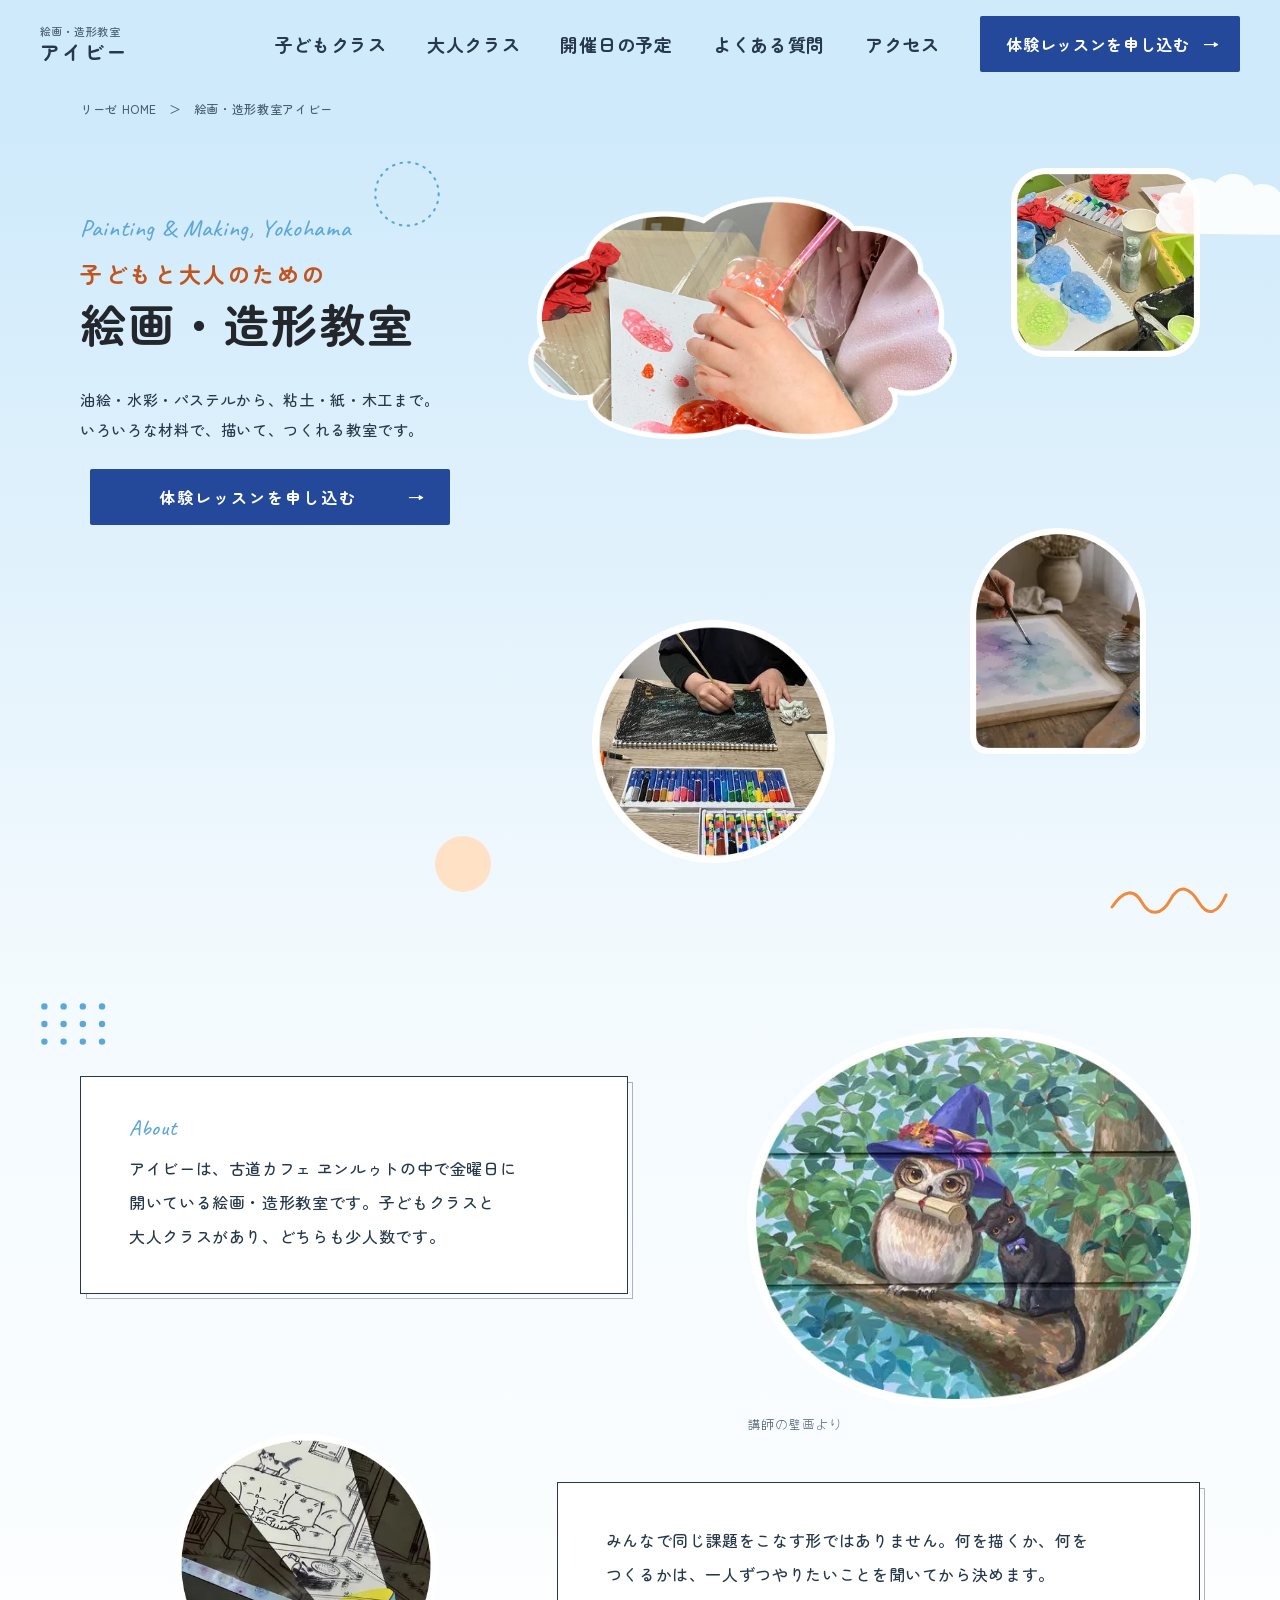
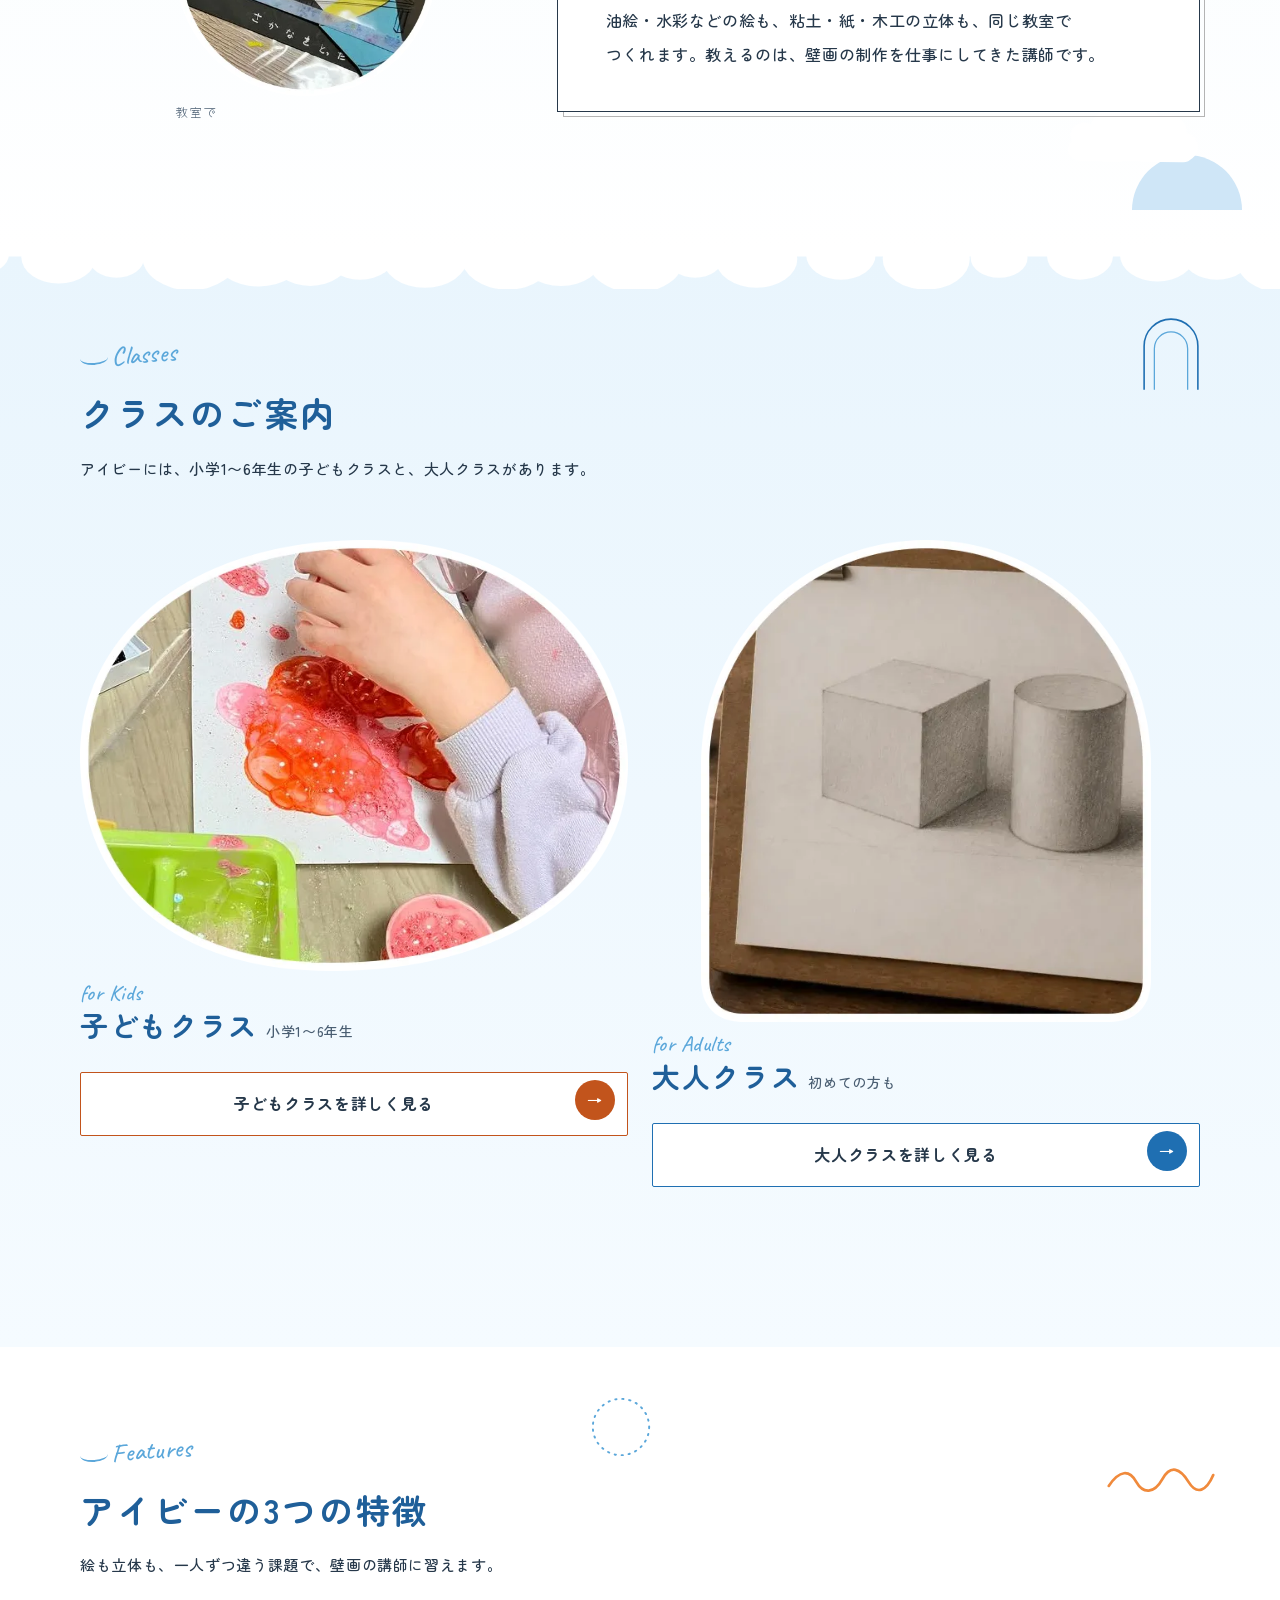
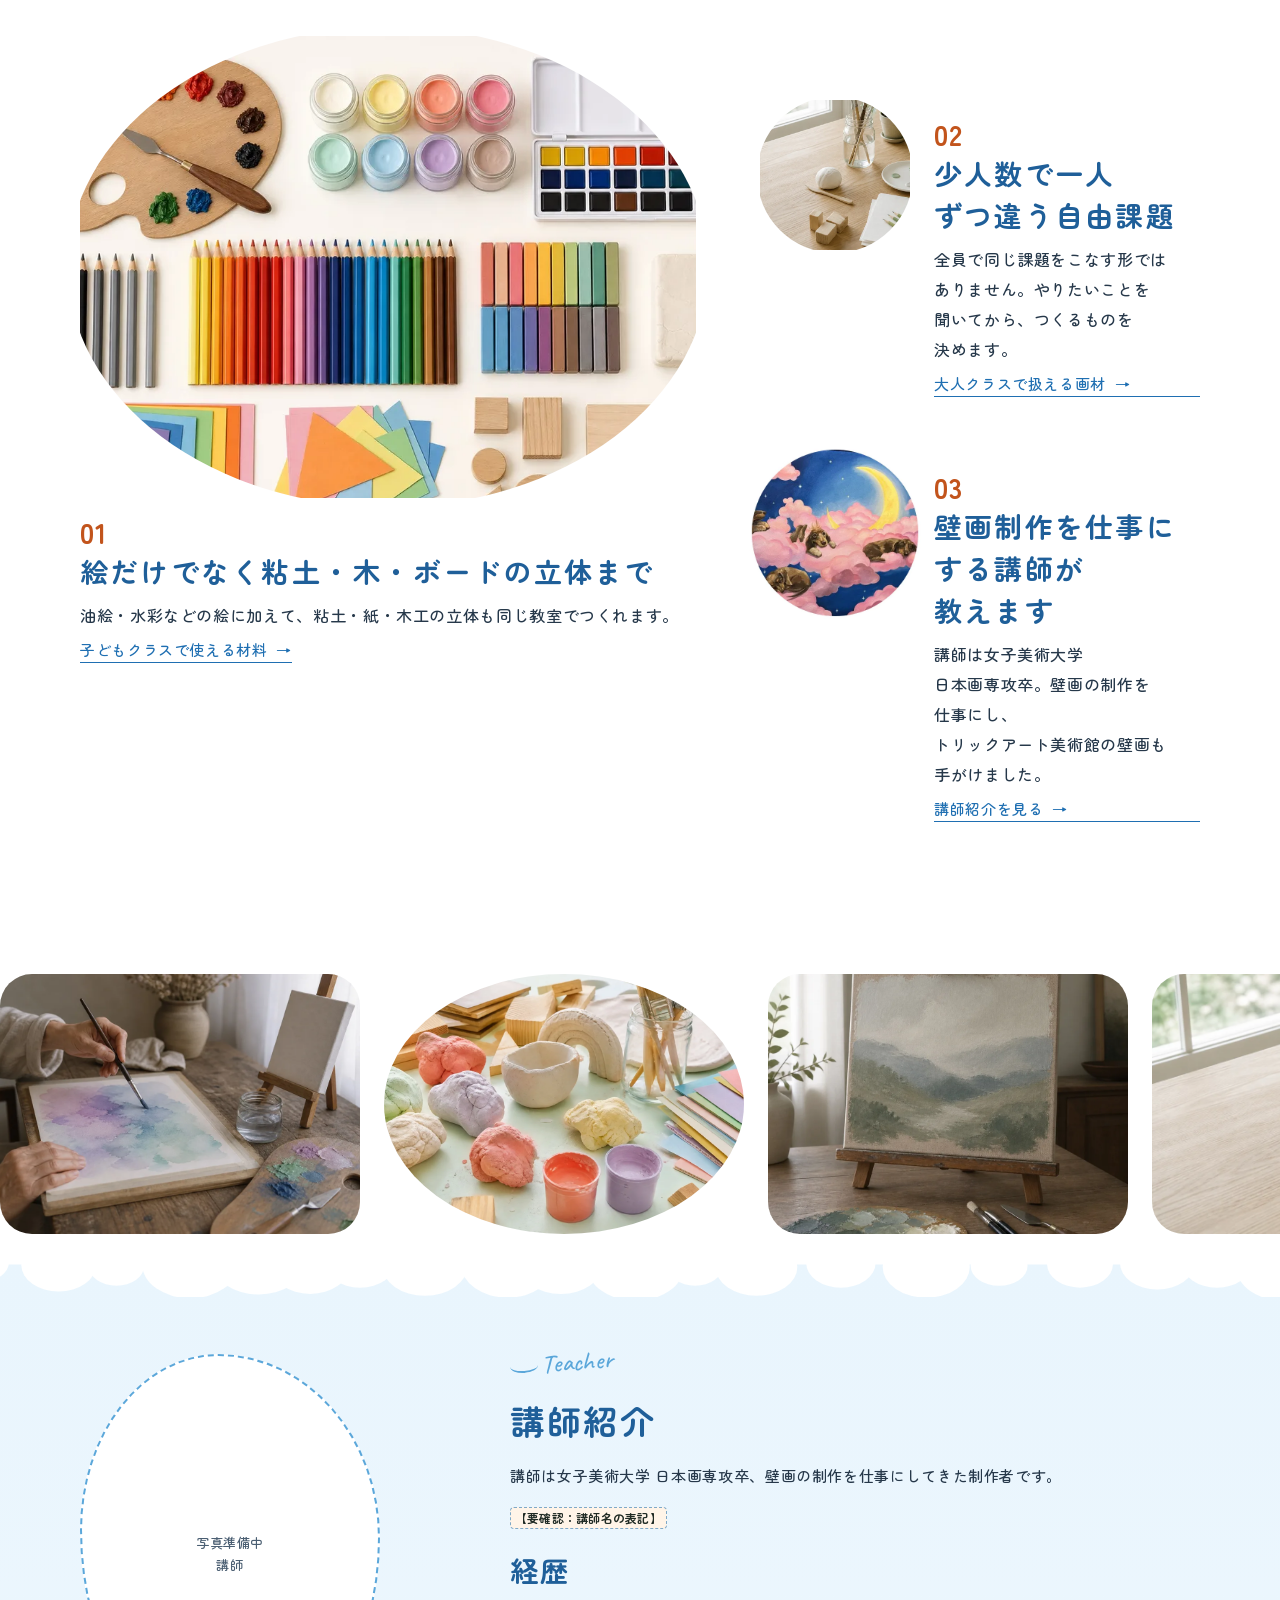
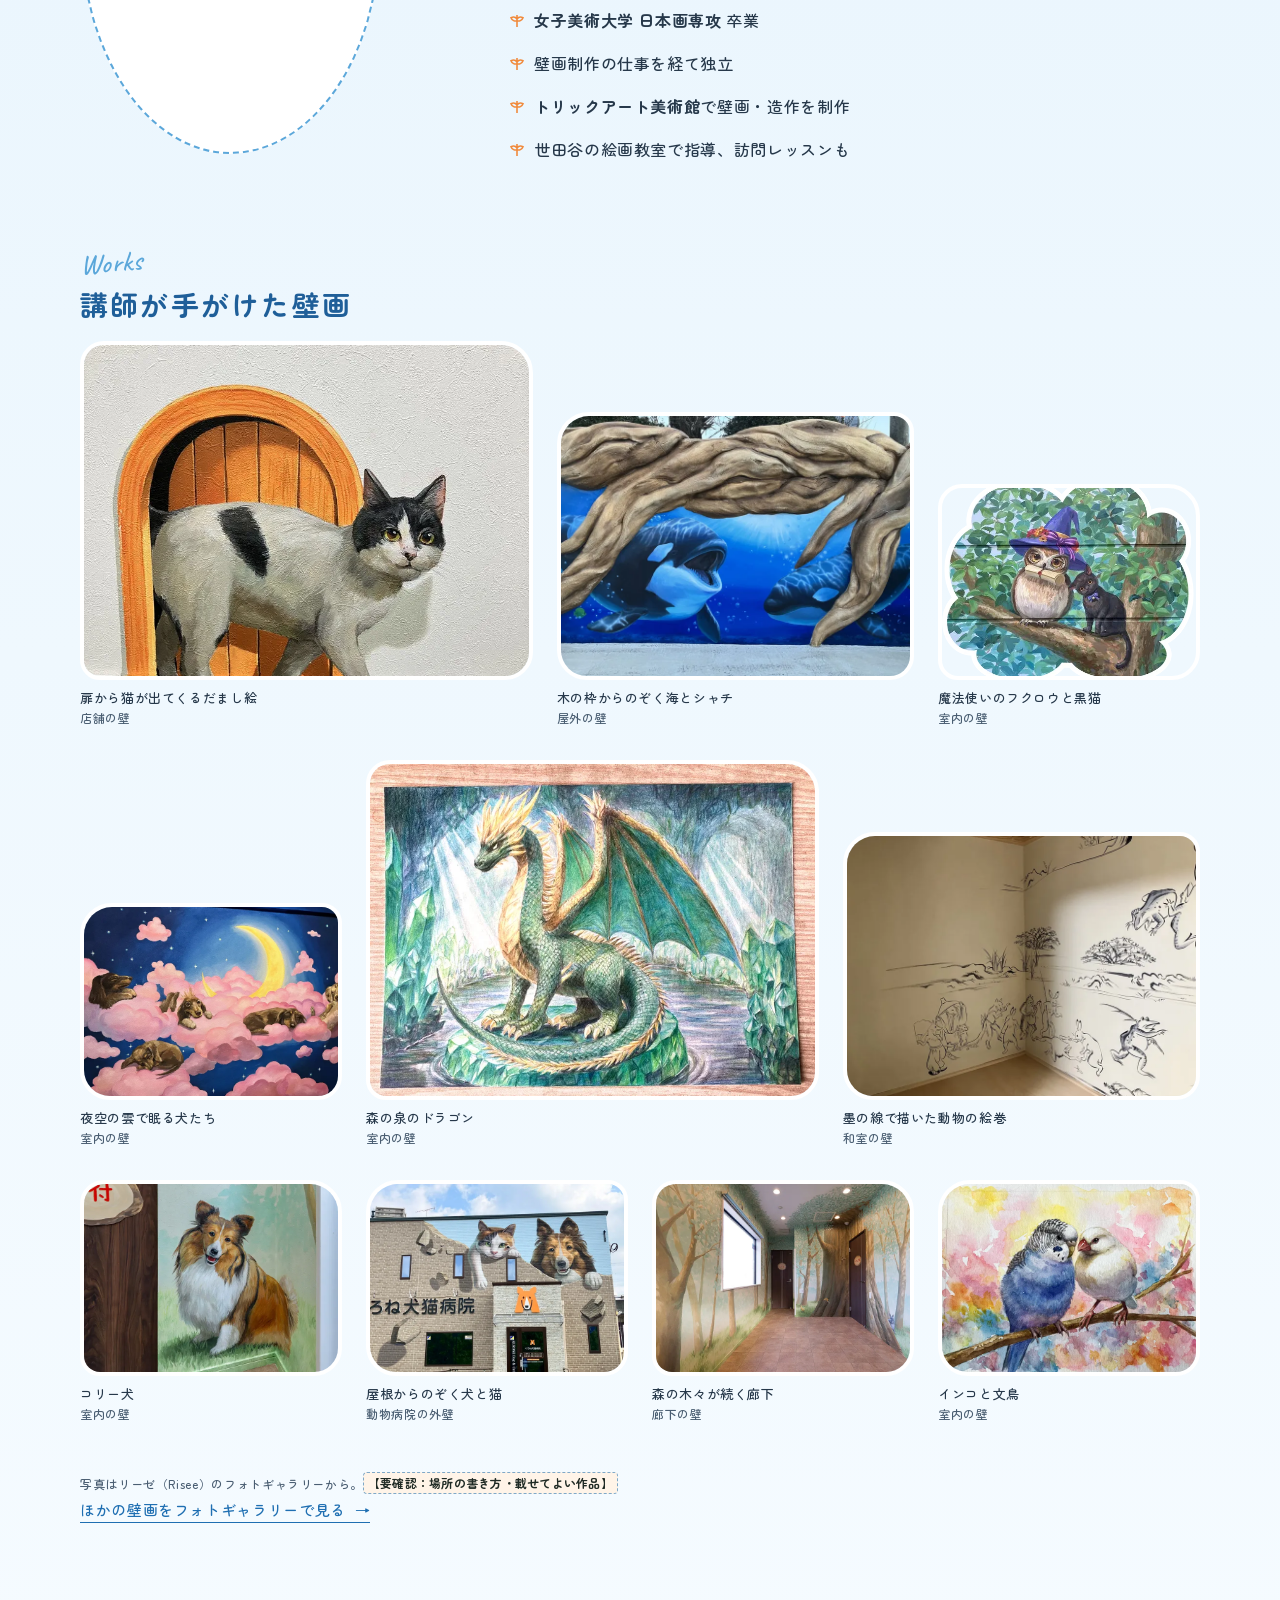
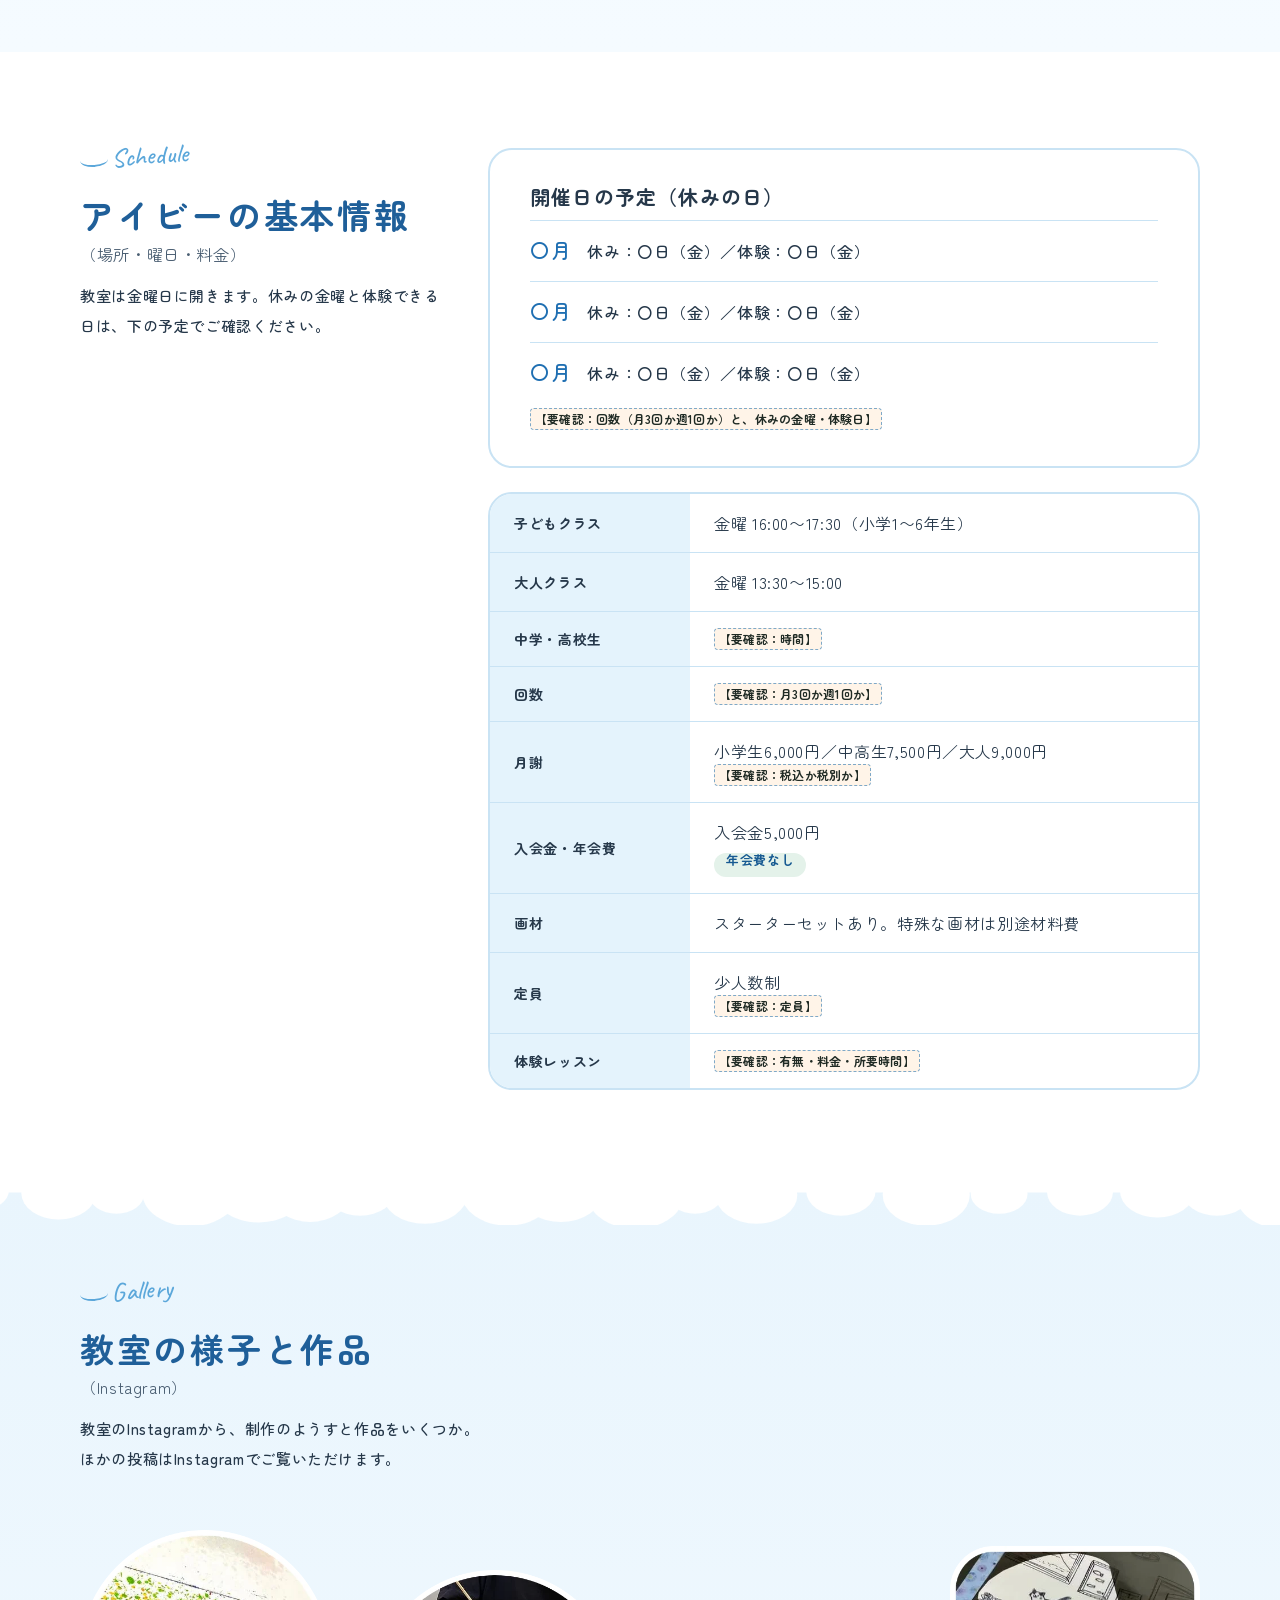
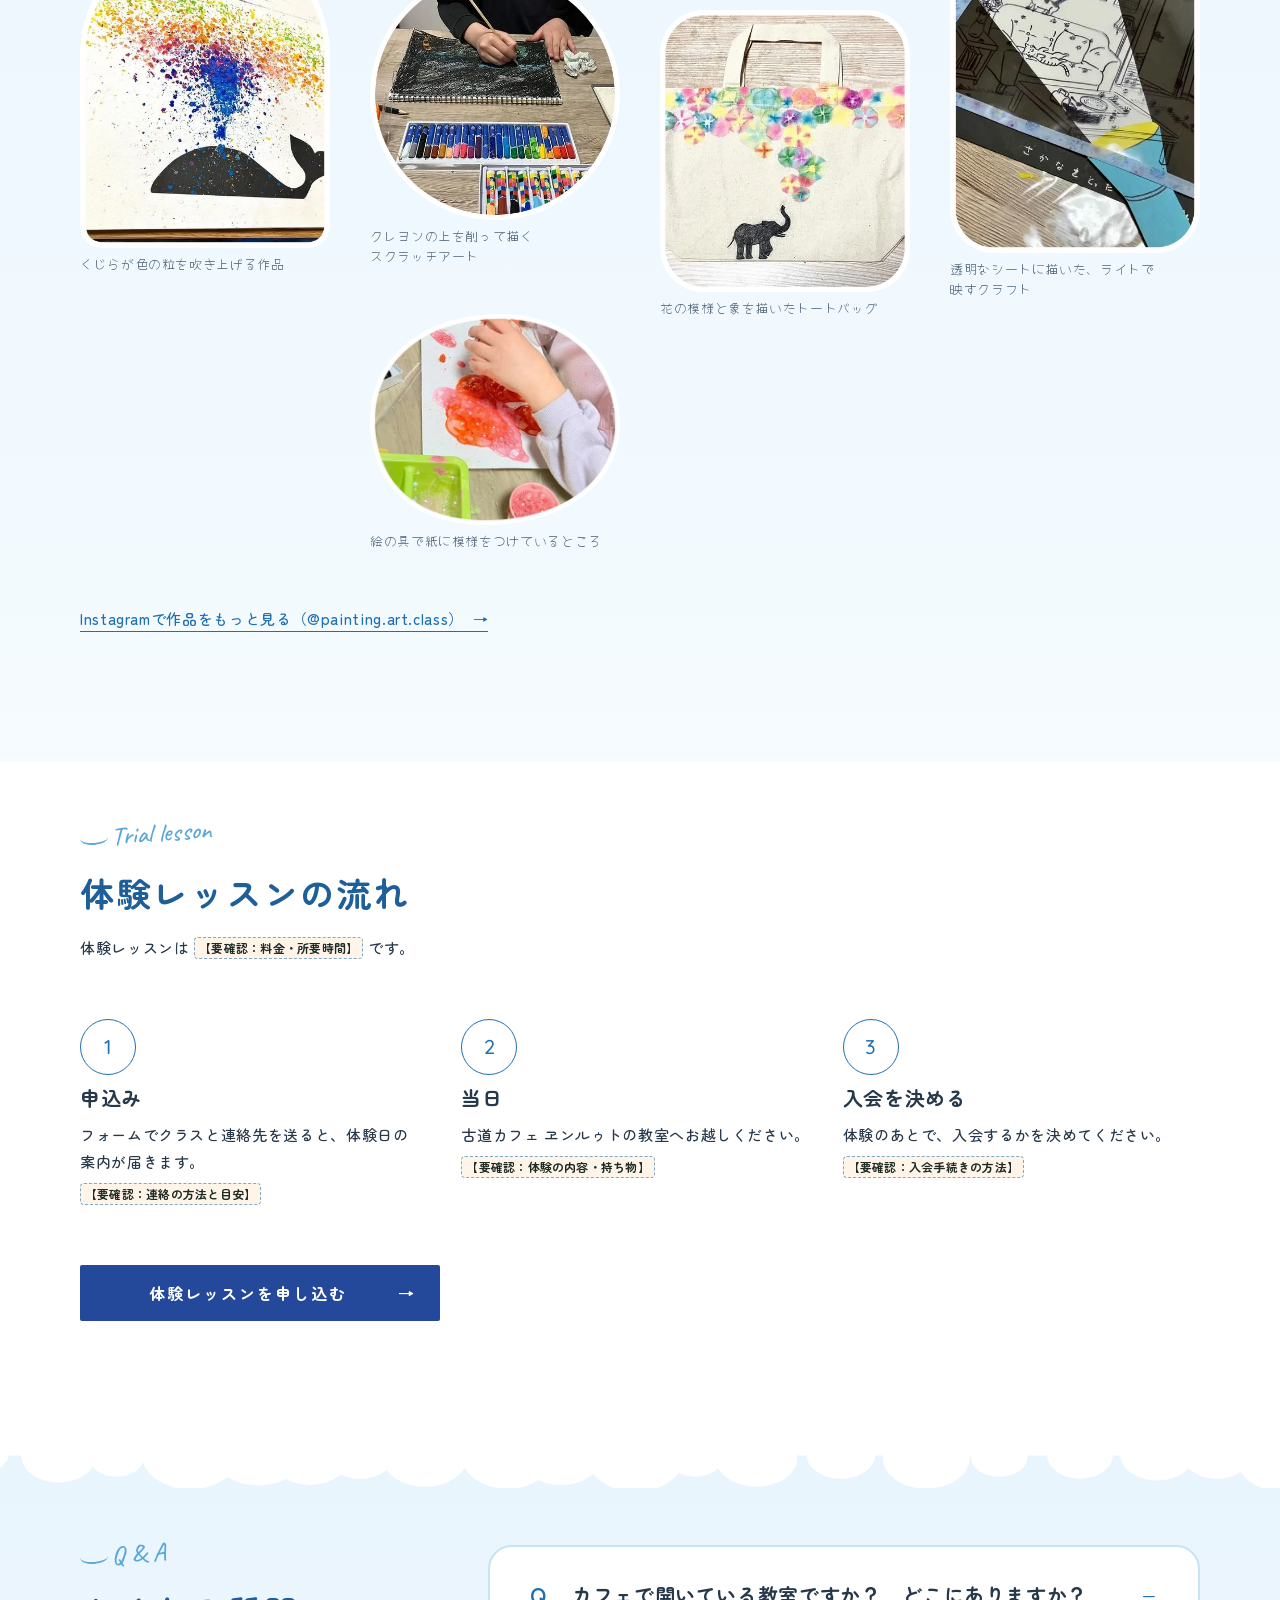
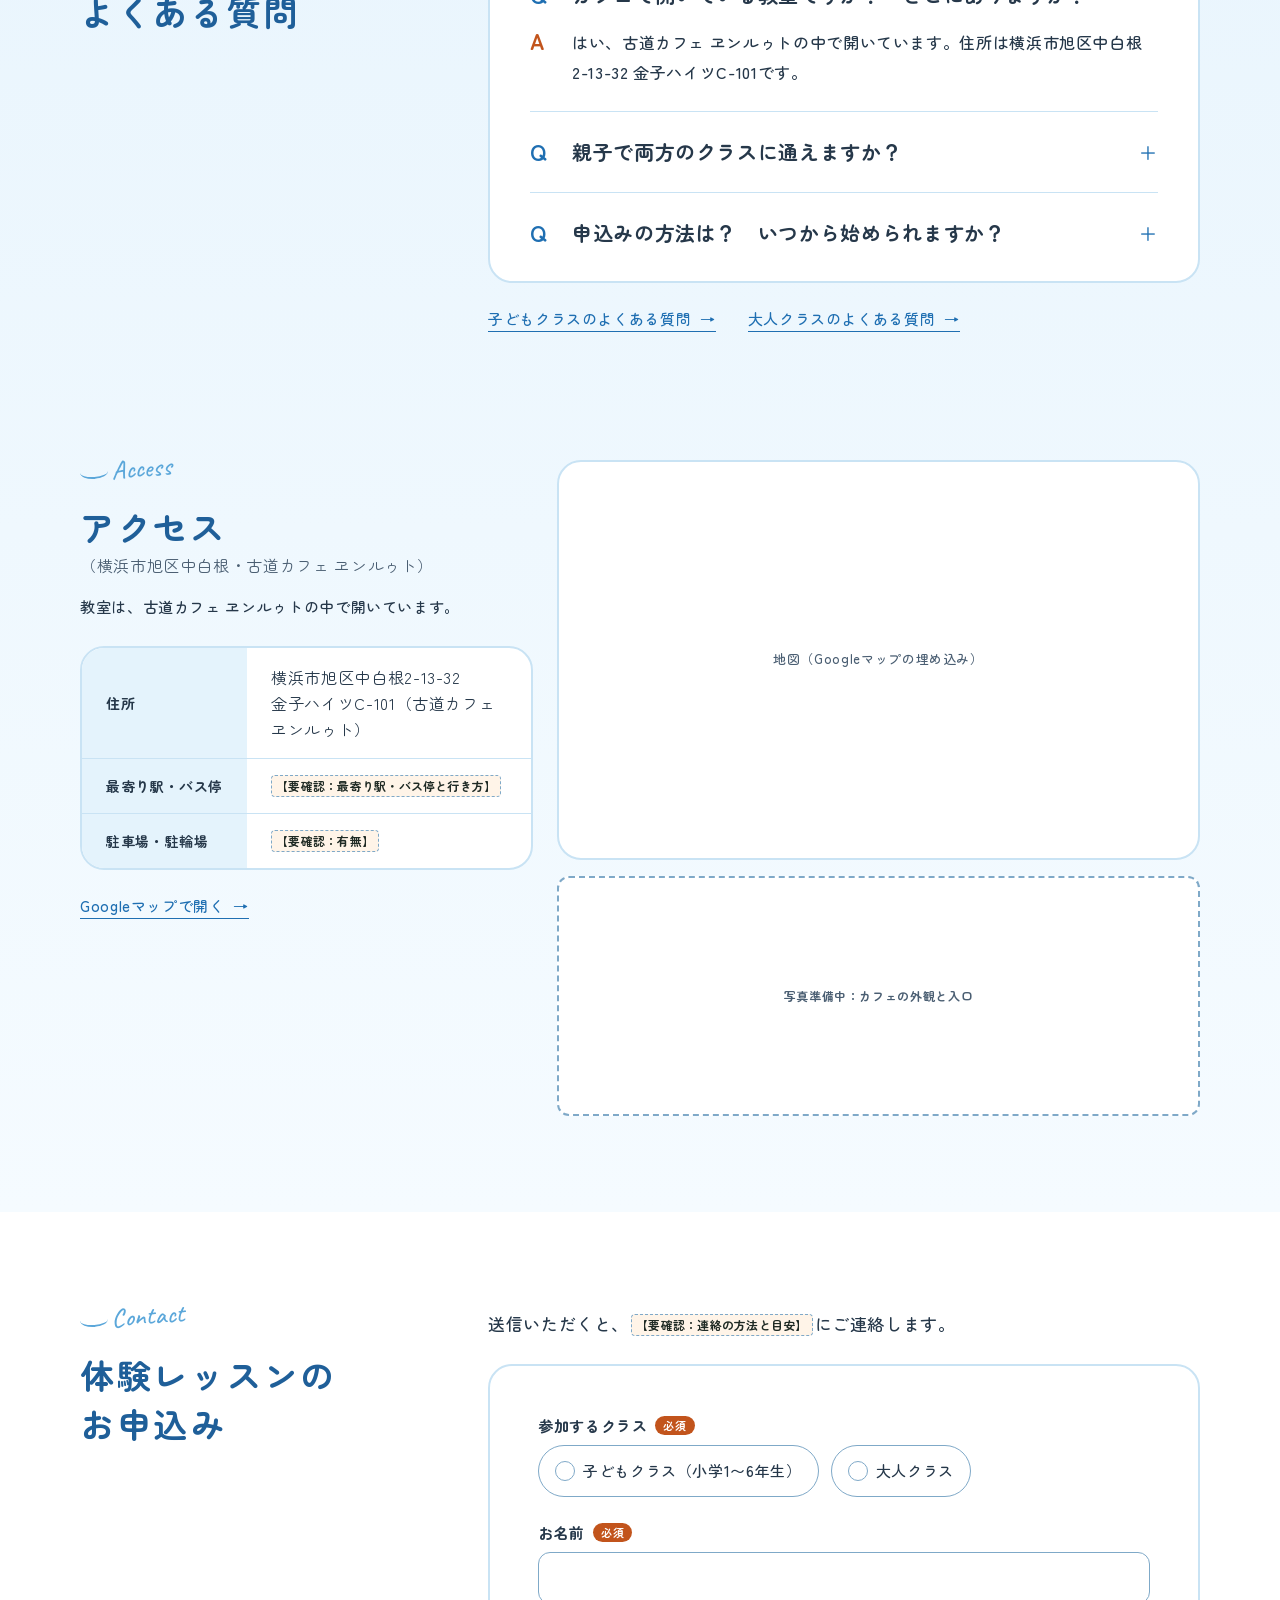
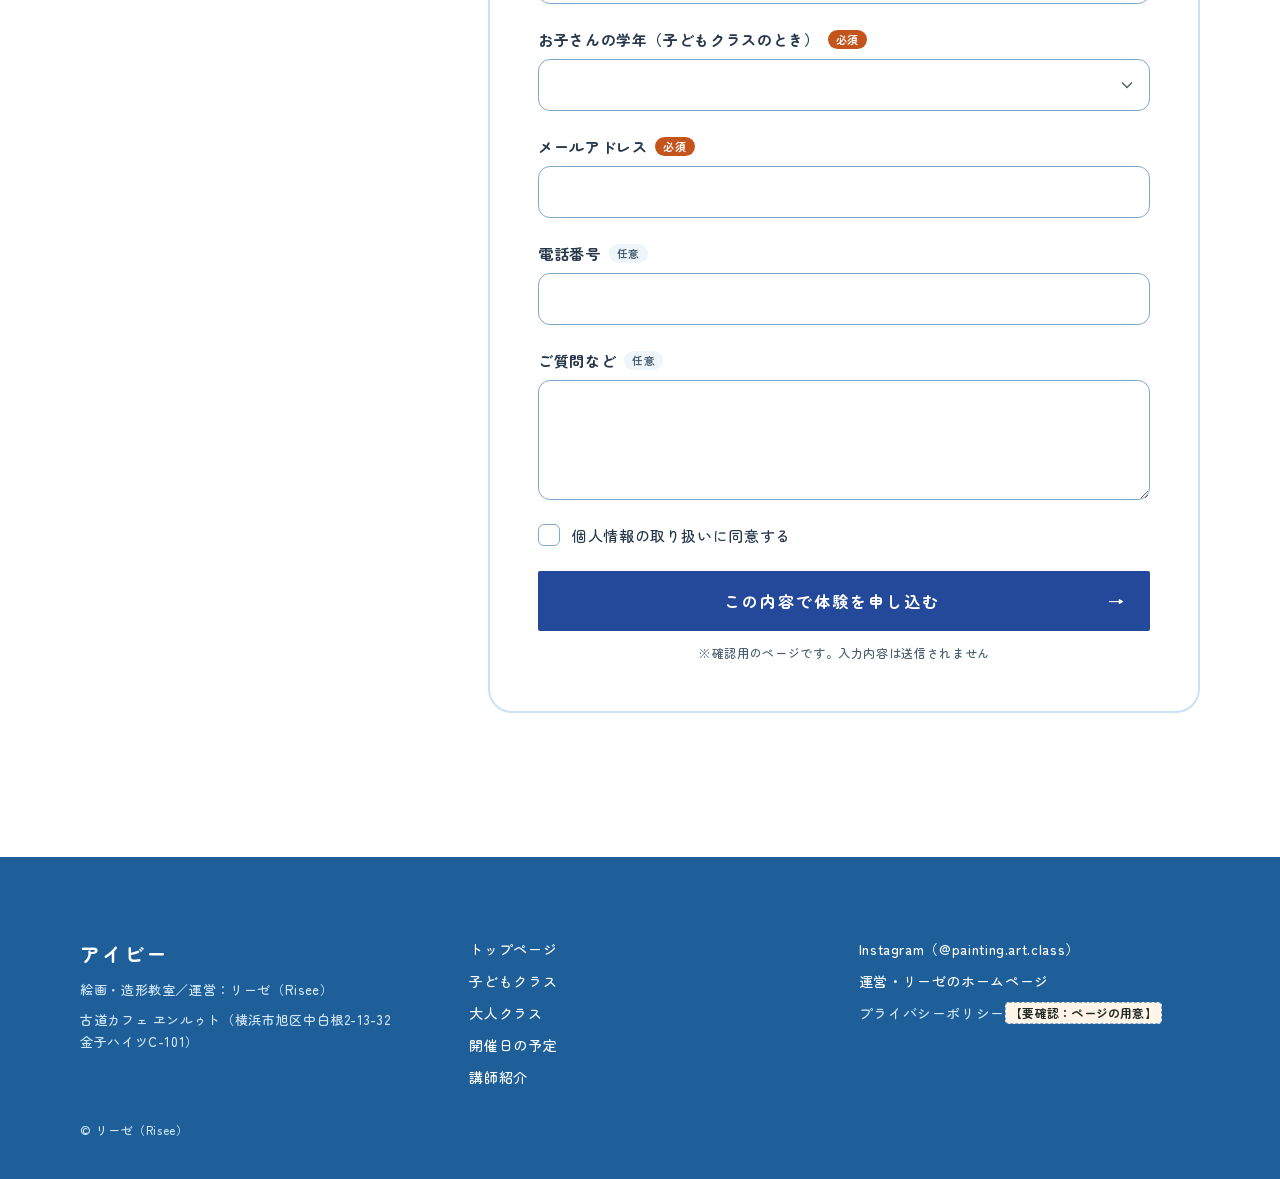
<file: index.html>
<!doctype html>
<html lang="ja">
<head>
<meta charset="utf-8">
<meta name="viewport" content="width=device-width, initial-scale=1">
<title>横浜市旭区中白根の絵画教室・造形教室｜アイビー</title>
<meta name="description" content="横浜市旭区中白根の絵画・造形教室アイビー。金曜日に、小学生の子どもクラスと大人クラスを開いています。壁画制作を仕事にする講師が少人数・自由課題で、油絵・水彩から粘土・木工まで教えます。年会費はありません。">
<meta name="robots" content="noindex,nofollow">
<link rel="icon" href="data:,">
<link rel="preconnect" href="https://fonts.googleapis.com">
<link rel="preconnect" href="https://fonts.gstatic.com" crossorigin>
<link href="https://fonts.googleapis.com/css2?family=Caveat:wght@500;600&family=Yomogi&family=Quicksand:wght@500;700&family=Zen+Maru+Gothic:wght@500;700&display=swap" rel="stylesheet">
<link rel="stylesheet" href="assets/css/style.css?v=4">
<link rel="stylesheet" href="assets/css/pop.css?v=2">
<link rel="stylesheet" href="assets/css/atelier.css">
<link rel="stylesheet" href="assets/css/sky.css">
<script>
(function(d){if(window.matchMedia&&matchMedia('(prefers-reduced-motion: reduce)').matches)return;d.classList.add('js-motion');try{var n=performance.getEntriesByType('navigation')[0];if(sessionStorage.getItem('ivy-intro')&&!(n&&n.type==='reload'))d.classList.add('intro-done')}catch(e){}setTimeout(function(){if(!window.ivyReady)d.classList.remove('js-motion')},2500)})(document.documentElement);
</script>
<script src="assets/js/main.js?v=4" defer></script>
</head>
<body class="has-fixbar">
<div class="curtain" aria-hidden="true"><p class="curtain__mark"><span class="curtain__sub">絵画・造形教室</span><span class="curtain__main">アイビー</span></p></div>
<header class="header">
  <a class="logo" href="./">
    <span class="logo__sub">絵画・造形教室</span>
    <span class="logo__main">アイビー</span>
  </a>
  <button class="burger" type="button" aria-label="メニューを開く" aria-expanded="false" aria-controls="nav"><span></span></button>
  <div class="scrim"></div>
  <nav class="nav" id="nav" aria-label="メインメニュー">
    <button class="nav__close" type="button" aria-label="メニューを閉じる"></button>
    <ul class="nav__list">
      <li><a href="kids/">子どもクラス</a></li>
      <li><a href="adult/">大人クラス</a></li>
      <li><a href="#schedule">開催日の予定</a></li>
      <li><a href="#faq">よくある質問</a></li>
      <li><a href="#access">アクセス</a></li>
    </ul>
    <div class="nav__cta"><a class="cta" href="#apply">体験レッスンを申し込む</a></div>
  </nav>
</header>

<nav class="crumb-bar" aria-label="パンくずリスト">
  <ol class="crumb">
    <li><a href="https://artewald.com/">リーゼ HOME</a></li>
    <li aria-current="page">絵画・造形教室アイビー</li>
  </ol>
</nav>

<main>
  <section class="pfv afv" id="top">
    <img class="deco deco--ring" src="assets/img/shape/dot-ring.svg" alt=""><img class="sky-cloud sky-cloud--2" src="assets/img/pop/sky-cloud.svg" alt=""><img class="deco deco--squiggle" src="assets/img/shape/squiggle.svg" alt=""><img class="deco deco--disc" src="assets/img/shape/disc.svg" alt="">
    <div class="afv__grid">
      <div class="afv__copy">
        <p class="afv__note" aria-hidden="true">Painting &amp; Making, Yokohama</p>
        <p class="hero__catch afv__catch"><span class="afv__pre">子どもと大人のための</span><span class="afv__main">絵画・造形教室</span></p>
        <h1 class="vh">横浜市旭区中白根の絵画・造形教室 アイビー</h1>
        <p class="hero__lead">油絵・水彩・パステルから、粘土・紙・木工まで。<br>いろいろな材料で、描いて、つくれる教室です。</p>
        <a class="cta cta--w" href="#apply">体験レッスンを申し込む</a>
      </div>
      <div class="afv__wall">
        <figure class="pin pin--a"><img src="assets/img/pop/fv3-main.webp" width="1148" height="668" alt="教室で、ストローで色の泡をつくり、紙にのせて描く子ども"></figure>
        <figure class="pin pin--b"><img src="assets/img/shape/fv3-paint.webp" width="300" height="300" alt="絵の具と泡で描いている途中の机の上"></figure>
        <figure class="pin pin--c"><img src="assets/img/shape/fv-scratch.webp" width="320" height="320" alt="クレヨンの上を削って描くスクラッチアート"></figure>
        <figure class="pin pin--d"><img src="assets/img/shape/fv3-adult.webp" width="280" height="360" alt="水彩で色を重ねて描く大人の手元"></figure>
      </div>
    </div>
  </section>

  <section class="section msg" aria-label="教室について">
    <img class="deco deco--dots" src="assets/img/shape/dots.svg" alt=""><img class="deco deco--half" src="assets/img/shape/half.svg" alt=""><img class="sky-cloud sky-cloud--5" src="assets/img/pop/sky-cloud.svg" alt="">
    <div class="wrap msg__wrap">
      <div class="memo memo--a reveal reveal--up">
        <p class="memo__no" aria-hidden="true">About</p>
        <p>アイビーは、古道カフェ ヱンルゥトの中で金曜日に開いている絵画・造形教室です。子どもクラスと大人クラスがあり、どちらも少人数です。</p>
      </div>
      <figure class="pin msg__photo msg__photo--1 reveal reveal--up"><img src="assets/img/shape/msg-owl.webp" width="500" height="420" alt="講師が描いた、魔法使いのフクロウと黒猫の壁画"><figcaption>講師の壁画より</figcaption></figure>
      <figure class="pin msg__photo msg__photo--2 reveal reveal--up"><img src="assets/img/shape/msg-light.webp" width="400" height="400" alt="透明なシートに描いた、ライトで映すクラフト"><figcaption>教室で</figcaption></figure>
      <div class="memo memo--b reveal reveal--up" style="--d:.12s">
        <p>みんなで同じ課題をこなす形ではありません。何を描くか、何をつくるかは、一人ずつやりたいことを聞いてから決めます。</p>
        <p>油絵・水彩などの絵も、粘土・紙・木工の立体も、同じ教室でつくれます。教えるのは、壁画の制作を仕事にしてきた講師です。</p>
      </div>
    </div>
  </section>

  <section class="section classes" id="classes">
    <img class="cedge" src="assets/img/pop/cloud-edge.svg" alt="">
    <img class="deco deco--arch" src="assets/img/shape/arch-line.svg" alt="">
    
    <div class="wrap">
      <div class="sec-head reveal">
        <p class="label" aria-hidden="true">Classes</p>
        <h2>クラスのご案内</h2>
        <p class="lead">アイビーには、小学1〜6年生の子どもクラスと、大人クラスがあります。</p>
      </div>
      <div class="panels">
        <article class="panel panel--kids reveal reveal--up">
          <div class="panel__img pop-cloud"><img src="assets/img/shape/kids.webp" width="660" height="520" alt="絵の具で紙に模様をつけているところ" loading="lazy" decoding="async"></div>
          <div class="panel__name"><span class="panel__en" aria-hidden="true">for Kids</span><div class="panel__row"><h3>子どもクラス</h3><span>小学1〜6年生</span></div></div>
          <div class="panel__body"><a class="choice choice--kids" href="kids/">子どもクラスを詳しく見る</a></div>
        </article>
        <article class="panel panel--adult reveal reveal--up" style="--d:.12s">
          <div class="panel__img pop-cloud"><img src="assets/img/shape/adult.webp" width="540" height="580" alt="立方体と円柱を鉛筆で描いたスケッチのイメージ" loading="lazy" decoding="async"></div>
          <div class="panel__name"><span class="panel__en" aria-hidden="true">for Adults</span><div class="panel__row"><h3>大人クラス</h3><span>初めての方も</span></div></div>
          <div class="panel__body"><a class="choice choice--adult" href="adult/">大人クラスを詳しく見る</a></div>
        </article>
      </div>
    </div>
  </section>

  <section class="section features" id="features">
    <img class="deco deco--ring2" src="assets/img/shape/dot-ring.svg" alt=""><img class="deco deco--squiggle2" src="assets/img/shape/squiggle.svg" alt="">
    
    <div class="wrap">
      <div class="sec-head reveal">
        <p class="label" aria-hidden="true">Features</p>
        <h2>アイビーの<br class="sp-only">3つの特徴</h2>
        <p class="lead">絵も立体も、一人ずつ違う課題で、壁画の講師に習えます。</p>
      </div>
      <div class="cards">
        <article class="card">
          
          <div class="ph ph--ellipse reveal reveal--ellipse"><img src="assets/img/art-materials.webp" width="1128" height="752" alt="絵の具、色鉛筆、パステル、紙、木片を並べた画材のイメージ" loading="lazy" decoding="async"></div>
          <p class="card__no" aria-hidden="true">01</p>
          <h3>絵だけでなく粘土・木・ボードの立体まで</h3>
          <p class="card__text">油絵・水彩などの絵に加えて、粘土・紙・木工の立体も同じ教室でつくれます。</p>
          <a class="tlink" href="kids/#materials">子どもクラスで使える材料</a>
        </article>
        <article class="card">
          <div class="ph ph--ellipse reveal reveal--ellipse"><img src="assets/img/desk-brushes-clay.webp" width="864" height="576" alt="筆立てと粘土、木片、スケッチブックが置かれた制作机のイメージ" loading="lazy" decoding="async"></div>
          <p class="card__no" aria-hidden="true">02</p>
          <h3>少人数で一人ずつ違う自由課題</h3>
          <p class="card__text">全員で同じ課題をこなす形ではありません。やりたいことを聞いてから、つくるものを決めます。</p>
          <a class="tlink" href="adult/#materials">大人クラスで扱える画材</a>
        </article>
        <article class="card">
          <div class="ph ph--cloud reveal reveal--up"><img src="assets/img/shape/feat3.webp" width="460" height="460" alt="講師が描いた、夜空の雲の上で犬が眠る壁画" loading="lazy" decoding="async"></div>
          <p class="card__no" aria-hidden="true">03</p>
          <h3>壁画制作を仕事にする講師が教えます</h3>
          <p class="card__text">講師は女子美術大学 日本画専攻卒。壁画の制作を仕事にし、トリックアート美術館の壁画も手がけました。</p>
          <a class="tlink" href="#teacher">講師紹介を見る</a>
        </article>
      </div>
    </div>
  </section>

  <div class="loop" aria-hidden="true"><ul class="loop__track"><li><img src="assets/img/watercolor-hands.webp" alt="" loading="lazy" decoding="async"></li><li><img src="assets/img/clay-materials.webp" alt="" loading="lazy" decoding="async"></li><li><img src="assets/img/oil-canvas-easel.webp" alt="" loading="lazy" decoding="async"></li><li><img src="assets/img/desk-brushes-clay.webp" alt="" loading="lazy" decoding="async"></li><li><img src="assets/img/pencil-sketch.webp" alt="" loading="lazy" decoding="async"></li><li><img src="assets/img/wood-board-sculpture.webp" alt="" loading="lazy" decoding="async"></li><li><img src="assets/img/still-life.webp" alt="" loading="lazy" decoding="async"></li><li><img src="assets/img/art-materials.webp" alt="" loading="lazy" decoding="async"></li><li><img src="assets/img/watercolor-hands.webp" alt="" loading="lazy" decoding="async"></li><li><img src="assets/img/clay-materials.webp" alt="" loading="lazy" decoding="async"></li><li><img src="assets/img/oil-canvas-easel.webp" alt="" loading="lazy" decoding="async"></li><li><img src="assets/img/desk-brushes-clay.webp" alt="" loading="lazy" decoding="async"></li><li><img src="assets/img/pencil-sketch.webp" alt="" loading="lazy" decoding="async"></li><li><img src="assets/img/wood-board-sculpture.webp" alt="" loading="lazy" decoding="async"></li><li><img src="assets/img/still-life.webp" alt="" loading="lazy" decoding="async"></li><li><img src="assets/img/art-materials.webp" alt="" loading="lazy" decoding="async"></li></ul></div>

  <section class="section teacher teacher--soft" id="teacher">
    <img class="cedge" src="assets/img/pop/cloud-edge.svg" alt="">
    <div class="wrap teacher__grid">
      <div class="teacher__photo">
        
        <div class="ph ph--cloudempty reveal reveal--up">写真準備中<br>講師</div>
      </div>
      <div class="teacher__body">
        <div class="sec-head sec-head--flush reveal">
        <p class="label" aria-hidden="true">Teacher</p>
        <h2>講師紹介</h2>
        <p class="lead">講師は女子美術大学 日本画専攻卒、壁画の制作を仕事にしてきた制作者です。</p>
      </div>
        <span class="tbc">【要確認：講師名の表記】</span>
        <h3 class="h3-sec">経歴</h3>
        <ul class="career">
          <li><strong>女子美術大学 日本画専攻</strong> 卒業</li>
          <li>壁画制作の仕事を経て独立</li>
          <li><strong>トリックアート美術館</strong>で壁画・造作を制作</li>
          <li>世田谷の絵画教室で指導、訪問レッスンも</li>
        </ul>
        
      </div>
    </div>
    <div class="wrap"><div class="works" id="works">
          <p class="works__script" aria-hidden="true">Works</p>
          <h3 class="h3-sec">講師が手がけた壁画</h3>
          <ul class="works__list"><li class="works__item reveal reveal--up" style="--d:0s"><figure><img src="assets/img/works/cat-door.webp" width="720" height="540" alt="講師の壁画：扉から猫が出てくるだまし絵" loading="lazy" decoding="async"><figcaption>扉から猫が出てくるだまし絵<span>店舗の壁</span></figcaption></figure></li><li class="works__item reveal reveal--up" style="--d:0.08s"><figure><img src="assets/img/works/sea.webp" width="720" height="540" alt="講師の壁画：木の枠からのぞく海とシャチ" loading="lazy" decoding="async"><figcaption>木の枠からのぞく海とシャチ<span>屋外の壁</span></figcaption></figure></li><li class="works__item reveal reveal--up" style="--d:0.16s"><figure><img src="assets/img/class/owl-cloud.webp" width="500" height="420" alt="講師の壁画：魔法使いのフクロウと黒猫" loading="lazy" decoding="async"><figcaption>魔法使いのフクロウと黒猫<span>室内の壁</span></figcaption></figure></li><li class="works__item reveal reveal--up" style="--d:0.24s"><figure><img src="assets/img/works/night-sky.webp" width="720" height="540" alt="講師の壁画：夜空の雲で眠る犬たち" loading="lazy" decoding="async"><figcaption>夜空の雲で眠る犬たち<span>室内の壁</span></figcaption></figure></li><li class="works__item reveal reveal--up" style="--d:0.32s"><figure><img src="assets/img/works/dragon.webp" width="720" height="540" alt="講師の壁画：森の泉のドラゴン" loading="lazy" decoding="async"><figcaption>森の泉のドラゴン<span>室内の壁</span></figcaption></figure></li><li class="works__item reveal reveal--up" style="--d:0s"><figure><img src="assets/img/works/ink.webp" width="720" height="540" alt="講師の壁画：墨の線で描いた動物の絵巻" loading="lazy" decoding="async"><figcaption>墨の線で描いた動物の絵巻<span>和室の壁</span></figcaption></figure></li><li class="works__item reveal reveal--up" style="--d:0.08s"><figure><img src="assets/img/works/collie.webp" width="720" height="540" alt="講師の壁画：コリー犬" loading="lazy" decoding="async"><figcaption>コリー犬<span>室内の壁</span></figcaption></figure></li><li class="works__item reveal reveal--up" style="--d:0.16s"><figure><img src="assets/img/works/clinic.webp" width="720" height="540" alt="講師の壁画：屋根からのぞく犬と猫" loading="lazy" decoding="async"><figcaption>屋根からのぞく犬と猫<span>動物病院の外壁</span></figcaption></figure></li><li class="works__item reveal reveal--up" style="--d:0.24s"><figure><img src="assets/img/works/forest.webp" width="720" height="540" alt="講師の壁画：森の木々が続く廊下" loading="lazy" decoding="async"><figcaption>森の木々が続く廊下<span>廊下の壁</span></figcaption></figure></li><li class="works__item reveal reveal--up" style="--d:0.32s"><figure><img src="assets/img/works/birds.webp" width="720" height="540" alt="講師の壁画：インコと文鳥" loading="lazy" decoding="async"><figcaption>インコと文鳥<span>室内の壁</span></figcaption></figure></li></ul>
          <p class="works__note">写真はリーゼ（Risee）のフォトギャラリーから。<span class="tbc">【要確認：場所の書き方・載せてよい作品】</span></p>
        
        <a class="tlink" href="https://artewald.com/photogallery/" target="_blank" rel="noopener">ほかの壁画をフォトギャラリーで見る<span class="vh">（新しいタブで開きます）</span></a>
      </div>
    </div>
  </section>

  <section class="section band" id="schedule">
    
    
    
    <div class="wrap split" id="info">
      <div class="sec-head reveal">
        <p class="label" aria-hidden="true">Schedule</p>
        <h2><span>アイビーの<br class="sp-only">基本情報</span><span class="h2__sub">（場所・曜日・料金）</span></h2>
        <p class="lead">教室は金曜日に開きます。休みの金曜と体験できる日は、下の予定でご確認ください。</p>
      </div>
      <div>
        <div class="panel-white plan">
          <h3>開催日の予定（休みの日）</h3>
          <ul>
            <li><span class="plan__m">〇月</span><span>休み：〇日（金）／体験：〇日（金）</span></li>
            <li><span class="plan__m">〇月</span><span>休み：〇日（金）／体験：〇日（金）</span></li>
            <li><span class="plan__m">〇月</span><span>休み：〇日（金）／体験：〇日（金）</span></li>
          </ul>
          <span class="tbc">【要確認：回数（月3回か週1回か）と、休みの金曜・体験日】</span>
        </div>
        <div class="panel-white table-wrap">
          <table class="table">
            <tr><th scope="row">子どもクラス</th><td>金曜 16:00〜17:30（小学1〜6年生）</td></tr>
            <tr><th scope="row">大人クラス</th><td>金曜 13:30〜15:00</td></tr>
            <tr><th scope="row">中学・高校生</th><td><span class="tbc">【要確認：時間】</span></td></tr>
            <tr><th scope="row">回数</th><td><span class="tbc">【要確認：月3回か週1回か】</span></td></tr>
            <tr><th scope="row">月謝</th><td>小学生6,000円／中高生7,500円／大人9,000円<span class="tbc">【要確認：税込か税別か】</span></td></tr>
            <tr><th scope="row">入会金・年会費</th><td>入会金5,000円<span class="badge-free">年会費なし</span></td></tr>
            <tr><th scope="row">画材</th><td>スターターセットあり。特殊な画材は別途材料費</td></tr>
            <tr><th scope="row">定員</th><td>少人数制<span class="tbc">【要確認：定員】</span></td></tr>
            <tr><th scope="row">体験レッスン</th><td><span class="tbc">【要確認：有無・料金・所要時間】</span></td></tr>
          </table>
        </div>
      </div>
    </div>
  </section>

  <section class="section insta" id="gallery">
    <img class="cedge" src="assets/img/pop/cloud-edge.svg" alt="">
    <div class="wrap">
      <div class="sec-head reveal">
        <p class="label" aria-hidden="true">Gallery</p>
        <h2><span>教室の様子と作品</span><span class="h2__sub">（Instagram）</span></h2>
        <p class="lead">教室のInstagramから、制作のようすと作品をいくつか。<br>ほかの投稿はInstagramでご覧いただけます。</p>
      </div>
      <div class="scene">
        <ul class="scene__list"><li class="scene__item scene__item--1 reveal reveal--up"><figure class="pin "><img src="assets/img/shape/sc-whale.webp" width="440" height="560" alt="くじらが色の粒を吹き上げる作品"><figcaption>くじらが色の粒を吹き上げる作品</figcaption></figure></li><li class="scene__item scene__item--2 reveal reveal--up"><figure class="pin "><img src="assets/img/shape/sc-scratch.webp" width="480" height="480" alt="クレヨンの上を削って描くスクラッチアート"><figcaption>クレヨンの上を削って描くスクラッチアート</figcaption></figure></li><li class="scene__item scene__item--3 reveal reveal--up"><figure class="pin "><img src="assets/img/shape/sc-tote.webp" width="460" height="520" alt="花の模様と象を描いたトートバッグ"><figcaption>花の模様と象を描いたトートバッグ</figcaption></figure></li><li class="scene__item scene__item--4 reveal reveal--up"><figure class="pin "><img src="assets/img/shape/sc-color.webp" width="520" height="440" alt="絵の具で紙に模様をつけているところ"><figcaption>絵の具で紙に模様をつけているところ</figcaption></figure></li><li class="scene__item scene__item--5 reveal reveal--up"><figure class="pin "><img src="assets/img/shape/sc-light.webp" width="440" height="540" alt="透明なシートに描いた、ライトで映すクラフト"><figcaption>透明なシートに描いた、ライトで映すクラフト</figcaption></figure></li></ul>
      </div>
      <a class="tlink" href="https://www.instagram.com/painting.art.class/" target="_blank" rel="noopener">Instagramで作品をもっと見る（@painting.art.class）<span class="vh">（新しいタブで開きます）</span></a>
    </div>
  </section>

  <section class="section trial" id="trial">
    
    <div class="wrap">
      <div class="sec-head reveal">
        <p class="label" aria-hidden="true">Trial lesson</p>
        <h2>体験レッスンの流れ</h2>
        <p class="lead">体験レッスンは <span class="tbc">【要確認：料金・所要時間】</span> です。</p>
      </div>
      <ol class="steps steps--curved">
        <svg class="steps__curve steps__curve--pc reveal reveal--draw" viewBox="0 0 1200 56" preserveAspectRatio="none" aria-hidden="true"><path pathLength="1" d="M28 28 C150 -12 258 68 408 28 S666 -12 816 28"/></svg>
        <svg class="steps__curve steps__curve--sp reveal reveal--draw" viewBox="0 0 30 582" preserveAspectRatio="none" aria-hidden="true"><path pathLength="1" d="M26 0 C8 90 12 160 20 240 S34 420 20 480 S8 550 0 582"/></svg>
        <li>
          <span class="steps__no">1</span>
          <h3 class="steps__title">申込み</h3>
          <p class="steps__text">フォームでクラスと連絡先を送ると、体験日の案内が届きます。</p>
          <span class="tbc">【要確認：連絡の方法と目安】</span>
        </li>
        <li>
          <span class="steps__no">2</span>
          <h3 class="steps__title">当日</h3>
          <p class="steps__text">古道カフェ ヱンルゥトの教室へお越しください。</p>
          <span class="tbc">【要確認：体験の内容・持ち物】</span>
        </li>
        <li>
          <span class="steps__no">3</span>
          <h3 class="steps__title">入会を決める</h3>
          <p class="steps__text">体験のあとで、入会するかを決めてください。</p>
          <span class="tbc">【要確認：入会手続きの方法】</span>
        </li>
      </ol>
      <div class="section-cta"><a class="cta cta--w" href="#apply">体験レッスンを申し込む</a></div>
    </div>
  </section>

  <section class="section soft" id="faq">
    <img class="cedge" src="assets/img/pop/cloud-edge.svg" alt="">
    
    <div class="wrap split">
      <div class="sec-head reveal">
        <p class="label" aria-hidden="true">Q &amp; A</p>
        <h2>よくある質問<span class="sp-only">（教室全体）</span></h2>
      </div>
      <div>
        <div class="panel-white faq">
        <details open>
          <summary><span class="faq__q" aria-hidden="true">Q</span><h3>カフェで開いている教室ですか？　どこにありますか？</h3><span class="faq__sign" aria-hidden="true"></span></summary>
          <div class="faq__body"><span class="faq__a" aria-hidden="true">A</span><div class="faq__main"><p>はい、古道カフェ ヱンルゥトの中で開いています。住所は横浜市旭区中白根2-13-32 金子ハイツC-101です。</p></div></div>
        </details>
        <details>
          <summary><span class="faq__q" aria-hidden="true">Q</span><h3>親子で両方のクラスに通えますか？</h3><span class="faq__sign" aria-hidden="true"></span></summary>
          <div class="faq__body"><span class="faq__a" aria-hidden="true">A</span><div class="faq__main"><p>はい、親子でそれぞれのクラスに申し込めます。どちらも金曜日で、大人クラスが先、子どもクラスがその後の時間です。<span class="tbc">【要確認：親子で通う場合の料金の決まり】</span></p><a class="tlink" href="#info">時間と月謝を見る</a></div></div>
        </details>
        <details>
          <summary><span class="faq__q" aria-hidden="true">Q</span><h3>申込みの方法は？　いつから始められますか？</h3><span class="faq__sign" aria-hidden="true"></span></summary>
          <div class="faq__body"><span class="faq__a" aria-hidden="true">A</span><div class="faq__main"><p>各ページの下の申込みフォームから送れます。送ったあとは <span class="tbc">【要確認：連絡の方法と目安】</span> にご連絡します。始められる時期は <span class="tbc">【要確認：月の途中からの入会の扱い】</span> です。</p></div></div>
        </details>
        </div>
        <div class="faq-links">
          <a class="tlink" href="kids/#faq">子どもクラスのよくある質問</a>
          <a class="tlink" href="adult/#faq">大人クラスのよくある質問</a>
        </div>
      </div>
    </div>

    <div class="wrap access" id="access">
      <div class="access__grid">
        <div>
          <div class="sec-head sec-head--access reveal">
        <p class="label" aria-hidden="true">Access</p>
        <h2><span>アクセス</span><span class="h2__sub">（横浜市旭区中白根・古道カフェ ヱンルゥト）</span></h2>
        <p class="lead">教室は、古道カフェ ヱンルゥトの中で開いています。</p>
      </div>
          <div class="panel-white table-wrap">
            <table class="table table--access">
              <tr><th scope="row">住所</th><td>横浜市旭区中白根2-13-32 金子ハイツC-101（古道カフェ ヱンルゥト）</td></tr>
              <tr><th scope="row">最寄り駅・バス停</th><td><span class="tbc">【要確認：最寄り駅・バス停と行き方】</span></td></tr>
              <tr><th scope="row">駐車場・駐輪場</th><td><span class="tbc">【要確認：有無】</span></td></tr>
            </table>
          </div>
          <a class="tlink" href="https://www.google.com/maps/search/?api=1&amp;query=%E6%A8%AA%E6%B5%9C%E5%B8%82%E6%97%AD%E5%8C%BA%E4%B8%AD%E7%99%BD%E6%A0%B92-13-32%20%E9%87%91%E5%AD%90%E3%83%8F%E3%82%A4%E3%83%84C-101" target="_blank" rel="noopener">Googleマップで開く<span class="vh">（新しいタブで開きます）</span></a>
        </div>
        <div class="access__media">
          <div class="mapbox">地図（Googleマップの埋め込み）</div>
          <div class="ph ph--box ph--empty photo-box">写真準備中：カフェの外観と入口</div>
        </div>
      </div>
    </div>
  </section>

  <section class="section apply" id="apply">
    
    
    
    <div class="wrap split">
      <div class="sec-head reveal">
        <p class="label" aria-hidden="true">Contact</p>
        <h2>体験レッスンのお申込み</h2>
      </div>
      <div>
        <p class="apply__lead">送信いただくと、<span class="tbc">【要確認：連絡の方法と目安】</span>にご連絡します。</p>
        <form class="form" id="apply-form" data-page="top" data-thanks="thanks/" novalidate>
        <fieldset class="field" aria-describedby="err-class">
          <legend>参加するクラス <span class="req">必須</span></legend>
          <div class="radios">
            <label class="radio"><input type="radio" name="class" value="kids">子どもクラス（小学1〜6年生）</label>
            <label class="radio"><input type="radio" name="class" value="adult">大人クラス</label>
          </div>
          <p class="err" id="err-class" hidden></p>
        </fieldset>
        <div class="field">
          <label class="field__label" for="name">お名前 <span class="req">必須</span></label>
          <input class="input" id="name" type="text" autocomplete="name" aria-describedby="err-name">
          <p class="err" id="err-name" hidden></p>
        </div>
        <div class="field" id="field-grade">
          <label class="field__label" for="grade">お子さんの学年（子どもクラスのとき） <span class="req">必須</span></label>
          <select class="input" id="grade" aria-describedby="err-grade"><option value=""></option><option>小学1年生</option><option>小学2年生</option><option>小学3年生</option><option>小学4年生</option><option>小学5年生</option><option>小学6年生</option></select>
          <p class="err" id="err-grade" hidden></p>
        </div>
        <div class="field">
          <label class="field__label" for="email">メールアドレス <span class="req">必須</span></label>
          <input class="input" id="email" type="email" autocomplete="email" aria-describedby="err-email">
          <p class="err" id="err-email" hidden></p>
        </div>
        <div class="field">
          <label class="field__label" for="tel">電話番号 <span class="opt">任意</span></label>
          <input class="input" id="tel" type="tel" autocomplete="tel">
        </div>
        <div class="field">
          <label class="field__label" for="message">ご質問など <span class="opt">任意</span></label>
          <textarea class="input" id="message"></textarea>
        </div>
        <div class="field">
          <label class="check"><input type="checkbox" id="agree" aria-describedby="err-agree">個人情報の取り扱いに同意する</label>
          <p class="err" id="err-agree" hidden></p>
        </div>
        <button class="cta" type="submit" disabled>この内容で体験を申し込む</button>
        <p class="form__note">※確認用のページです。入力内容は送信されません</p>
      </form>
      </div>
    </div>
  </section>
</main>

<footer class="footer">
  <div class="wrap">
    <div class="footer__grid">
      <div>
        <p class="footer__name">アイビー</p>
        <p class="footer__meta">絵画・造形教室／運営：リーゼ（Risee）</p>
        <p class="footer__meta">古道カフェ ヱンルゥト（横浜市旭区中白根2-13-32 金子ハイツC-101）</p>
      </div>
      <ul>
        <li><a href="./">トップページ</a></li>
        <li><a href="kids/">子どもクラス</a></li>
        <li><a href="adult/">大人クラス</a></li>
        <li><a href="#schedule">開催日の予定</a></li>
        <li><a href="#teacher">講師紹介</a></li>
      </ul>
      <ul>
        <li><a href="https://www.instagram.com/painting.art.class/" target="_blank" rel="noopener">Instagram（@painting.art.class）<span class="vh">（新しいタブで開きます）</span></a></li>
        <li><a href="https://artewald.com/" target="_blank" rel="noopener">運営・リーゼのホームページ<span class="vh">（新しいタブで開きます）</span></a></li>
        <li class="footer__muted">プライバシーポリシー<span class="tbc">【要確認：ページの用意】</span></li>
      </ul>
    </div>
    <p class="footer__copy">© リーゼ（Risee）</p>
  </div>
</footer>
<div class="fixbar"><a class="cta" href="#apply">体験レッスンを申し込む</a></div>

</body>
</html>
</file>
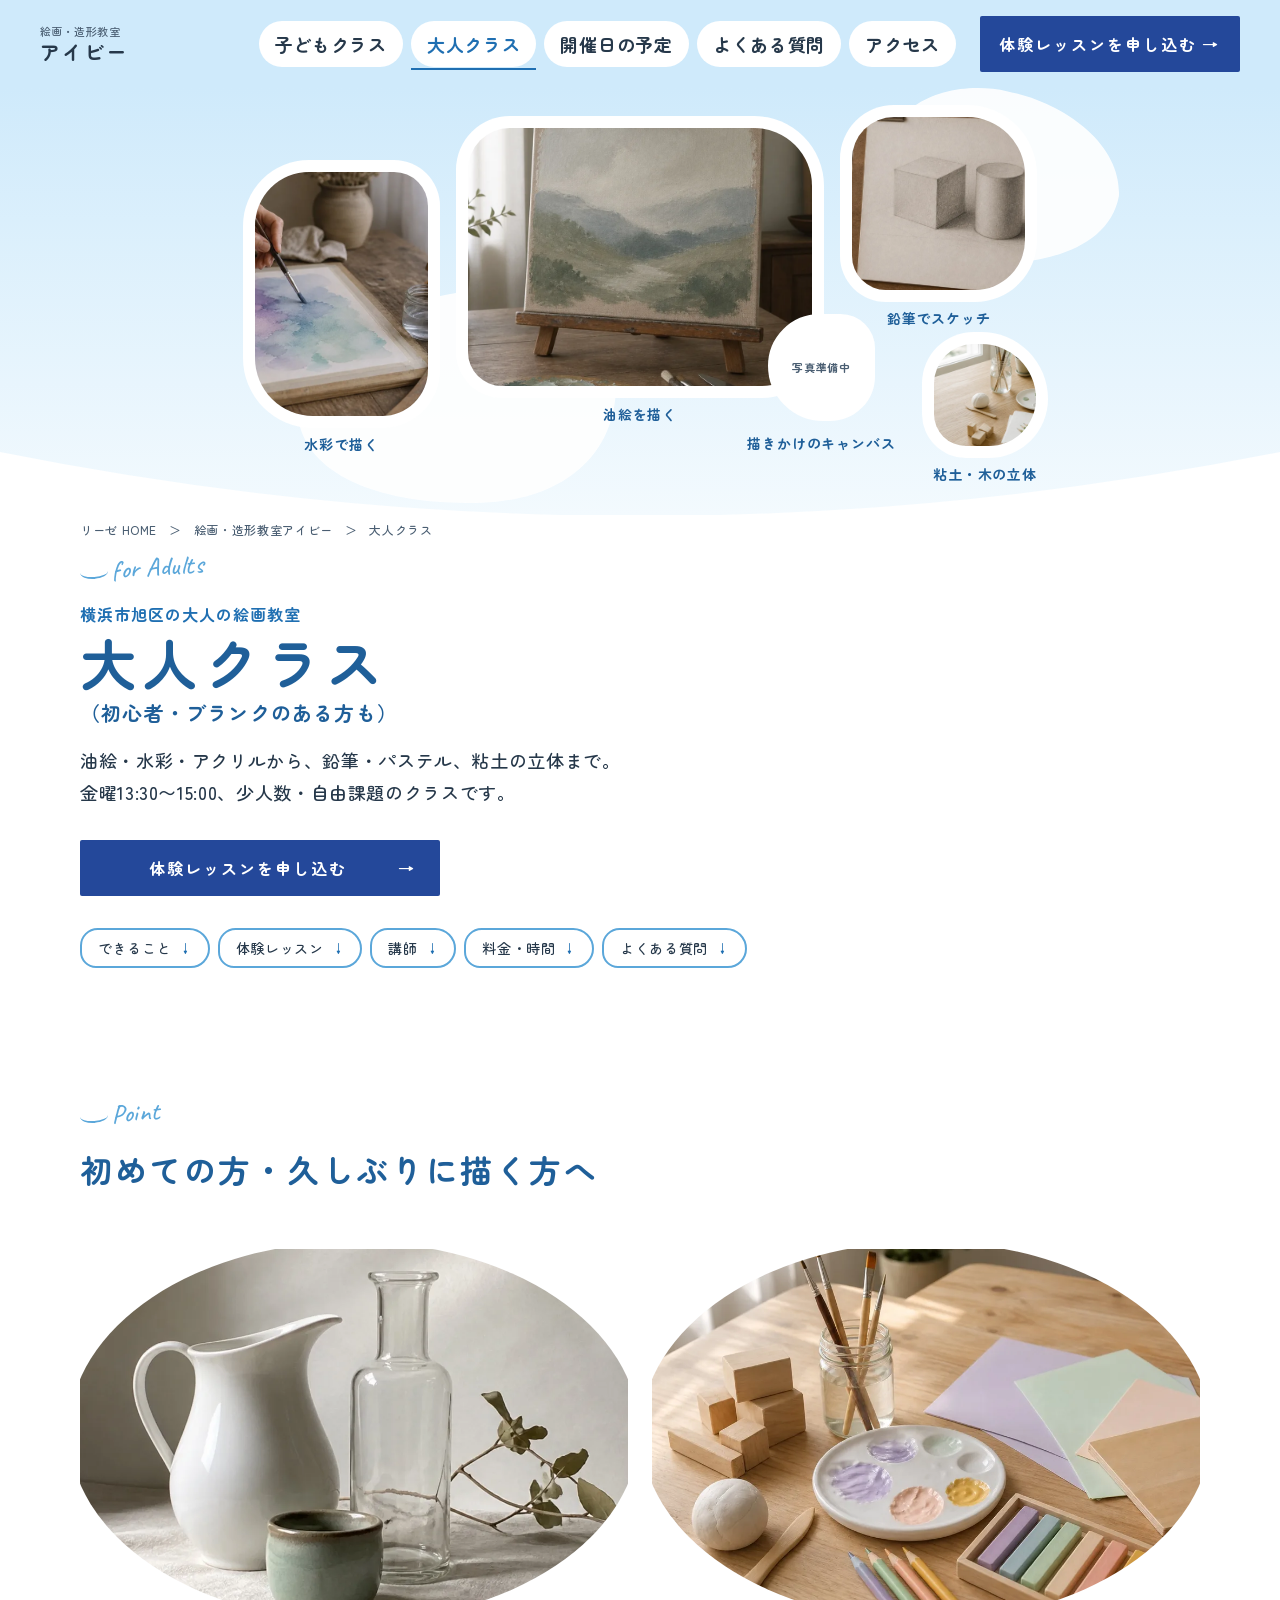
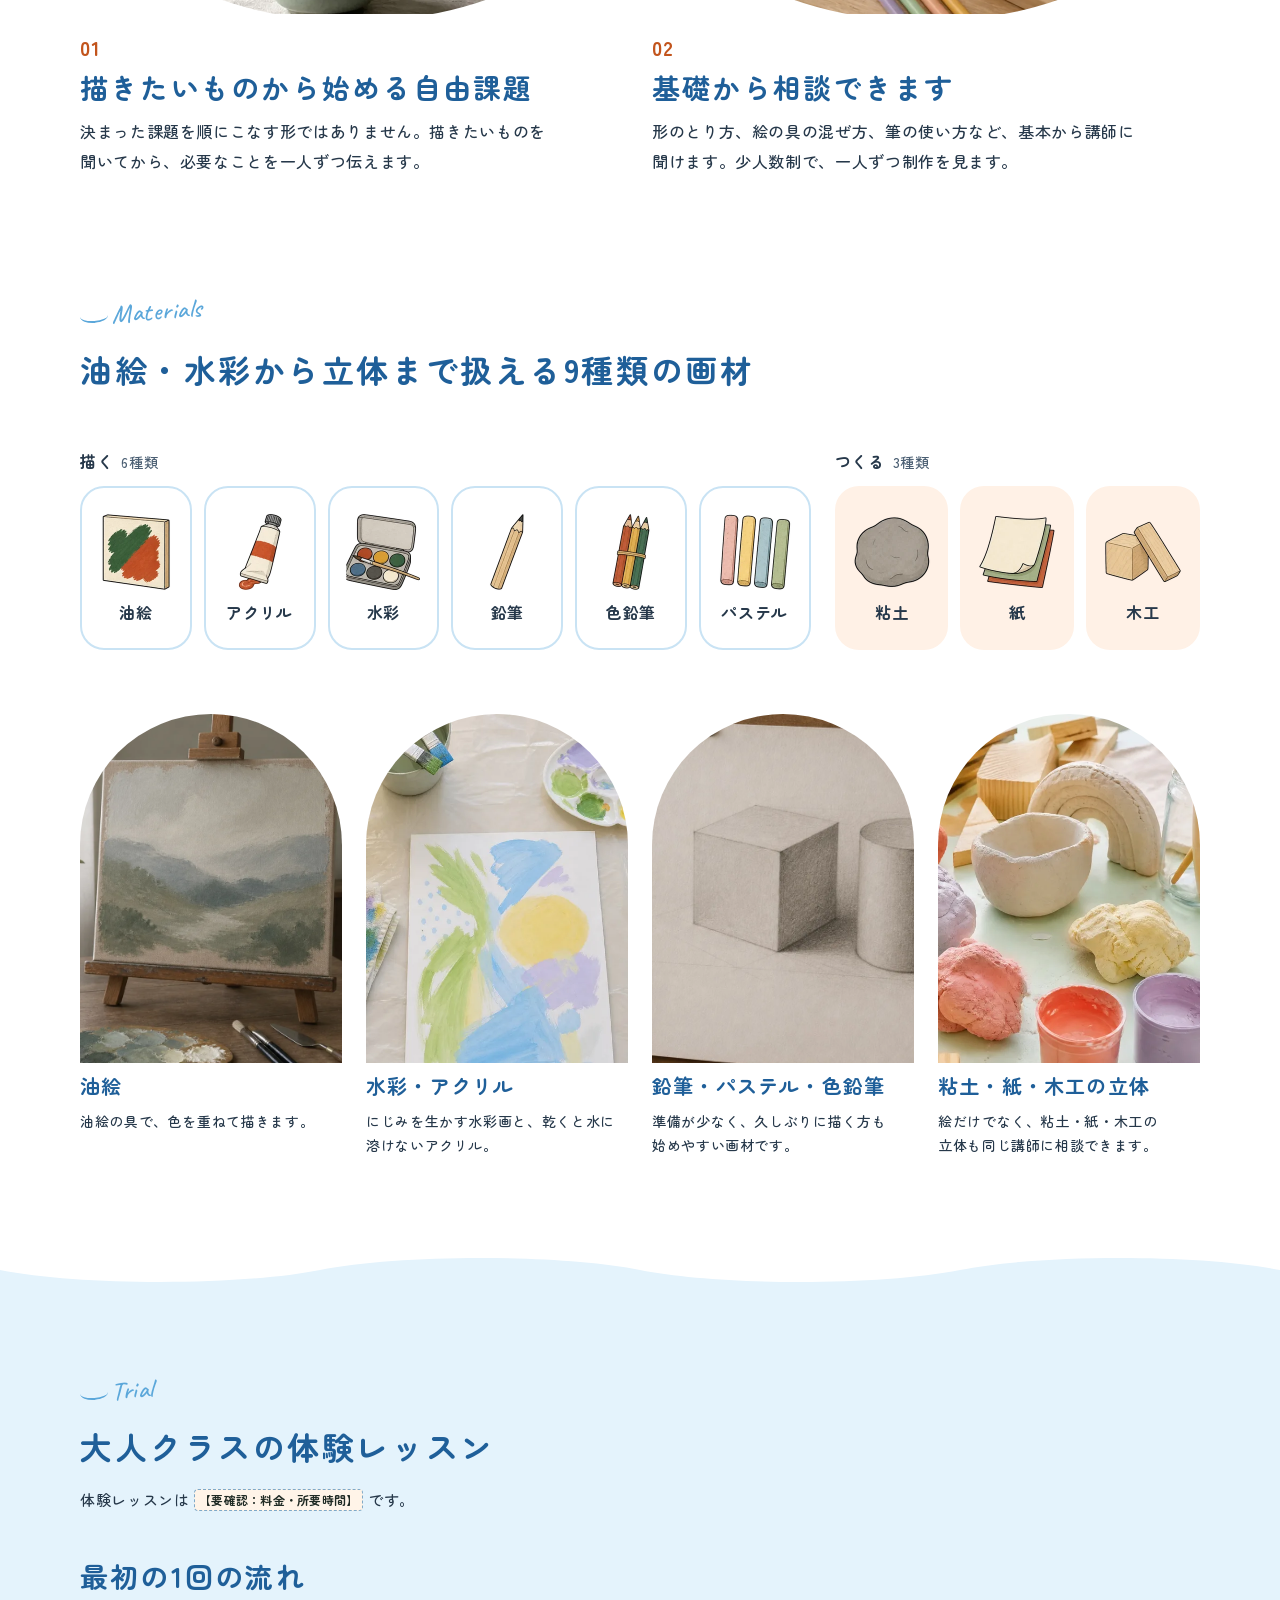
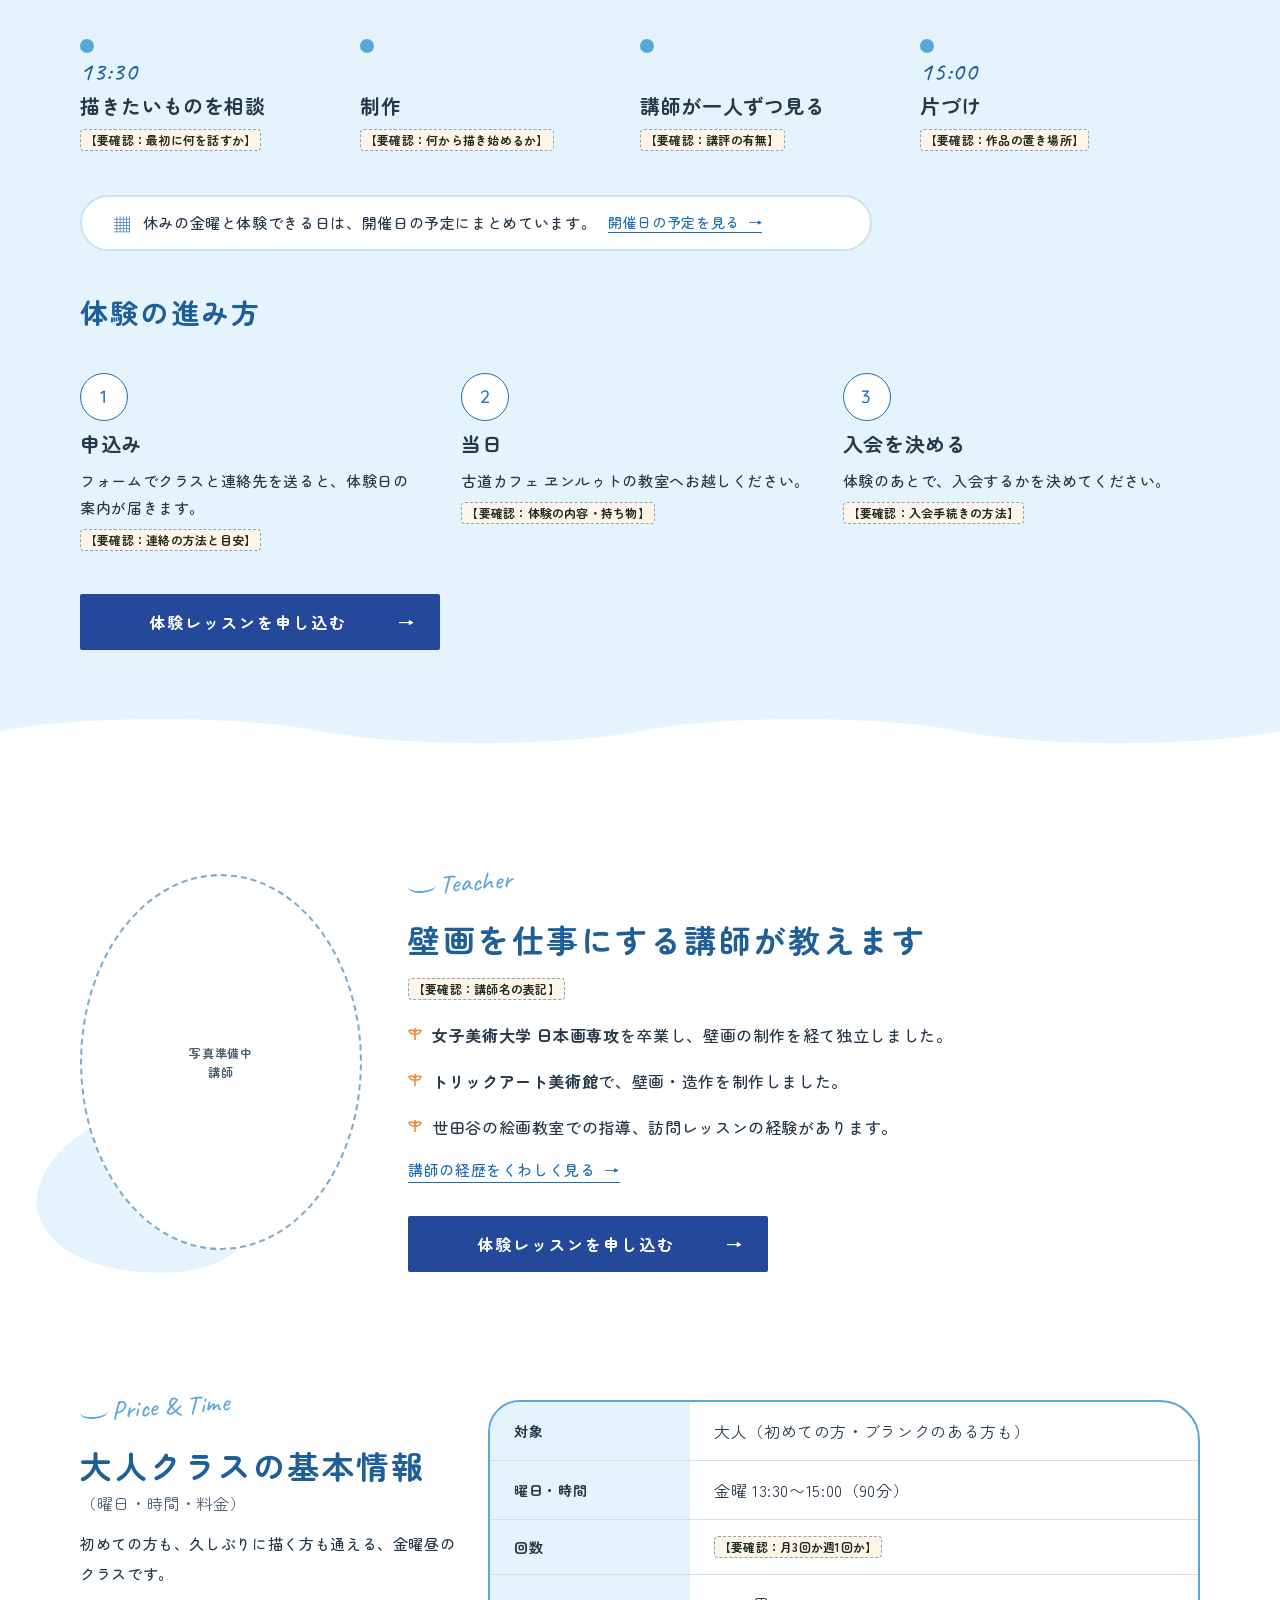
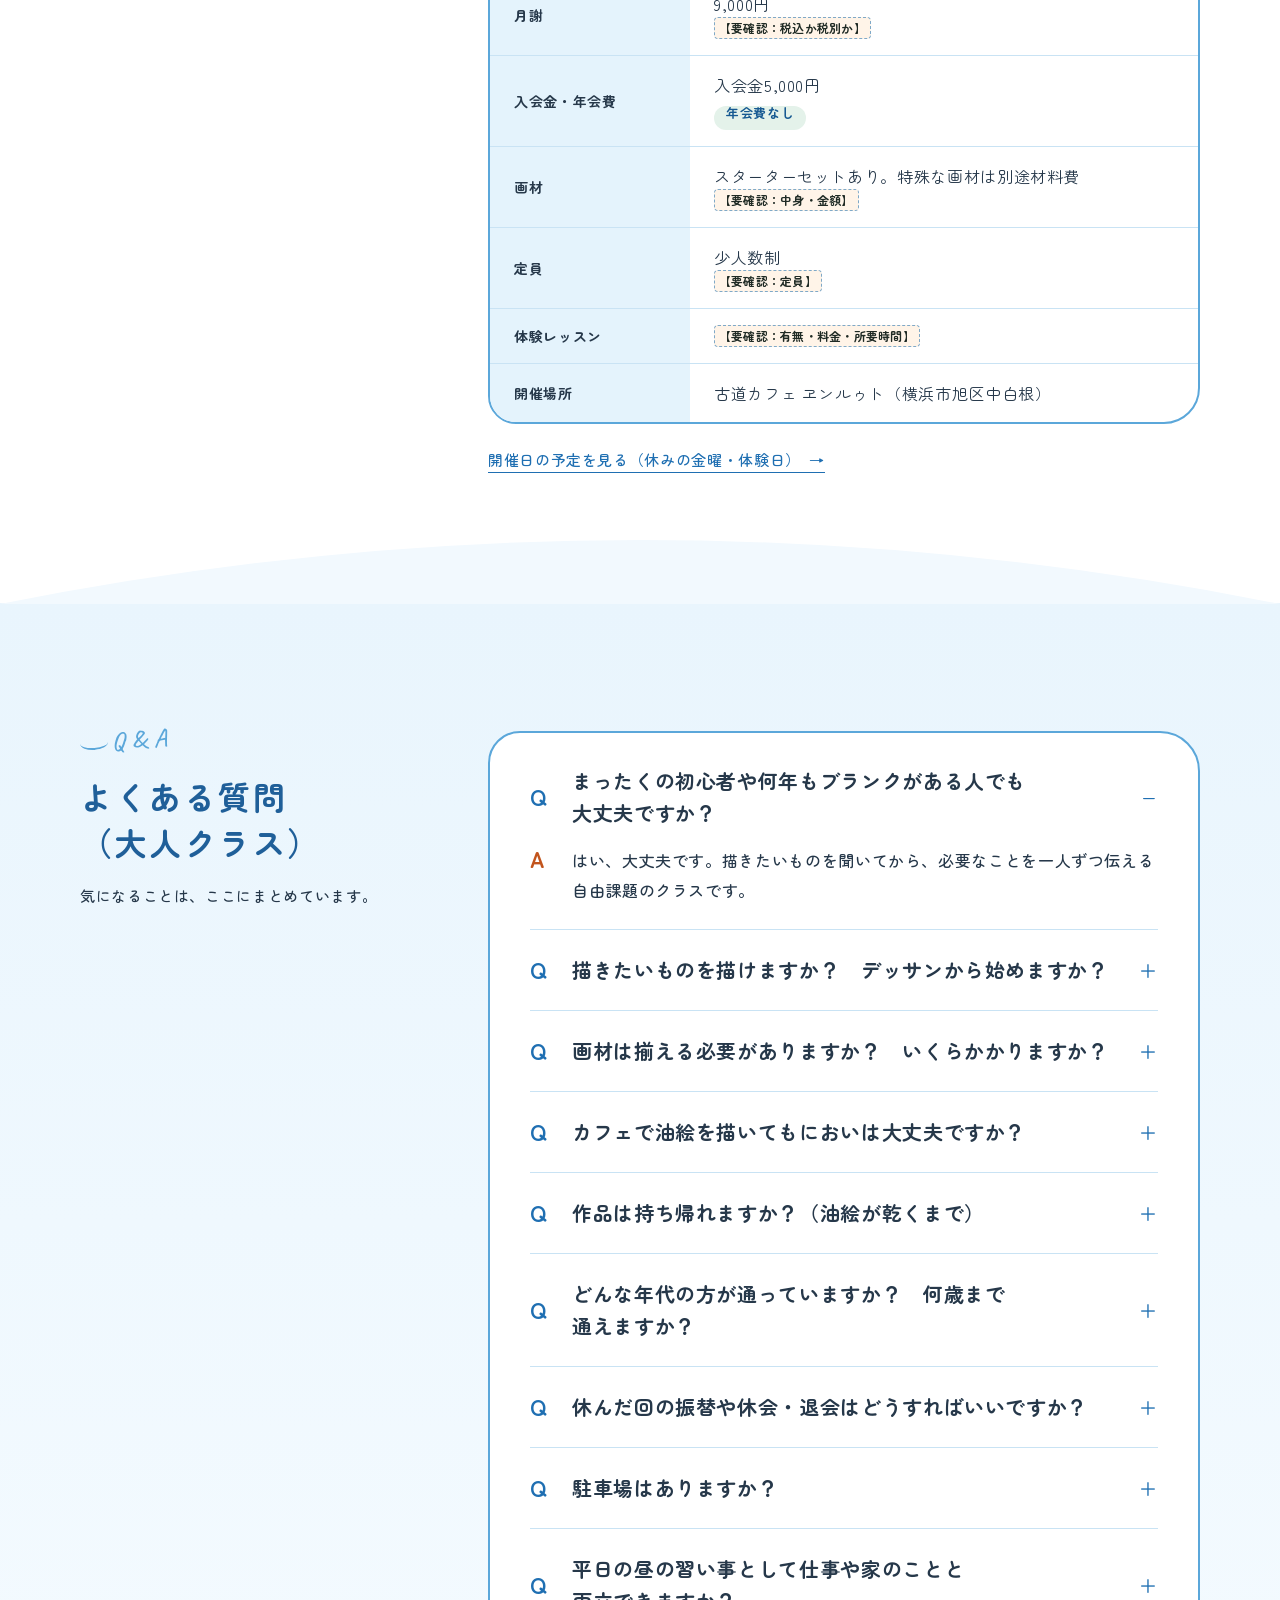
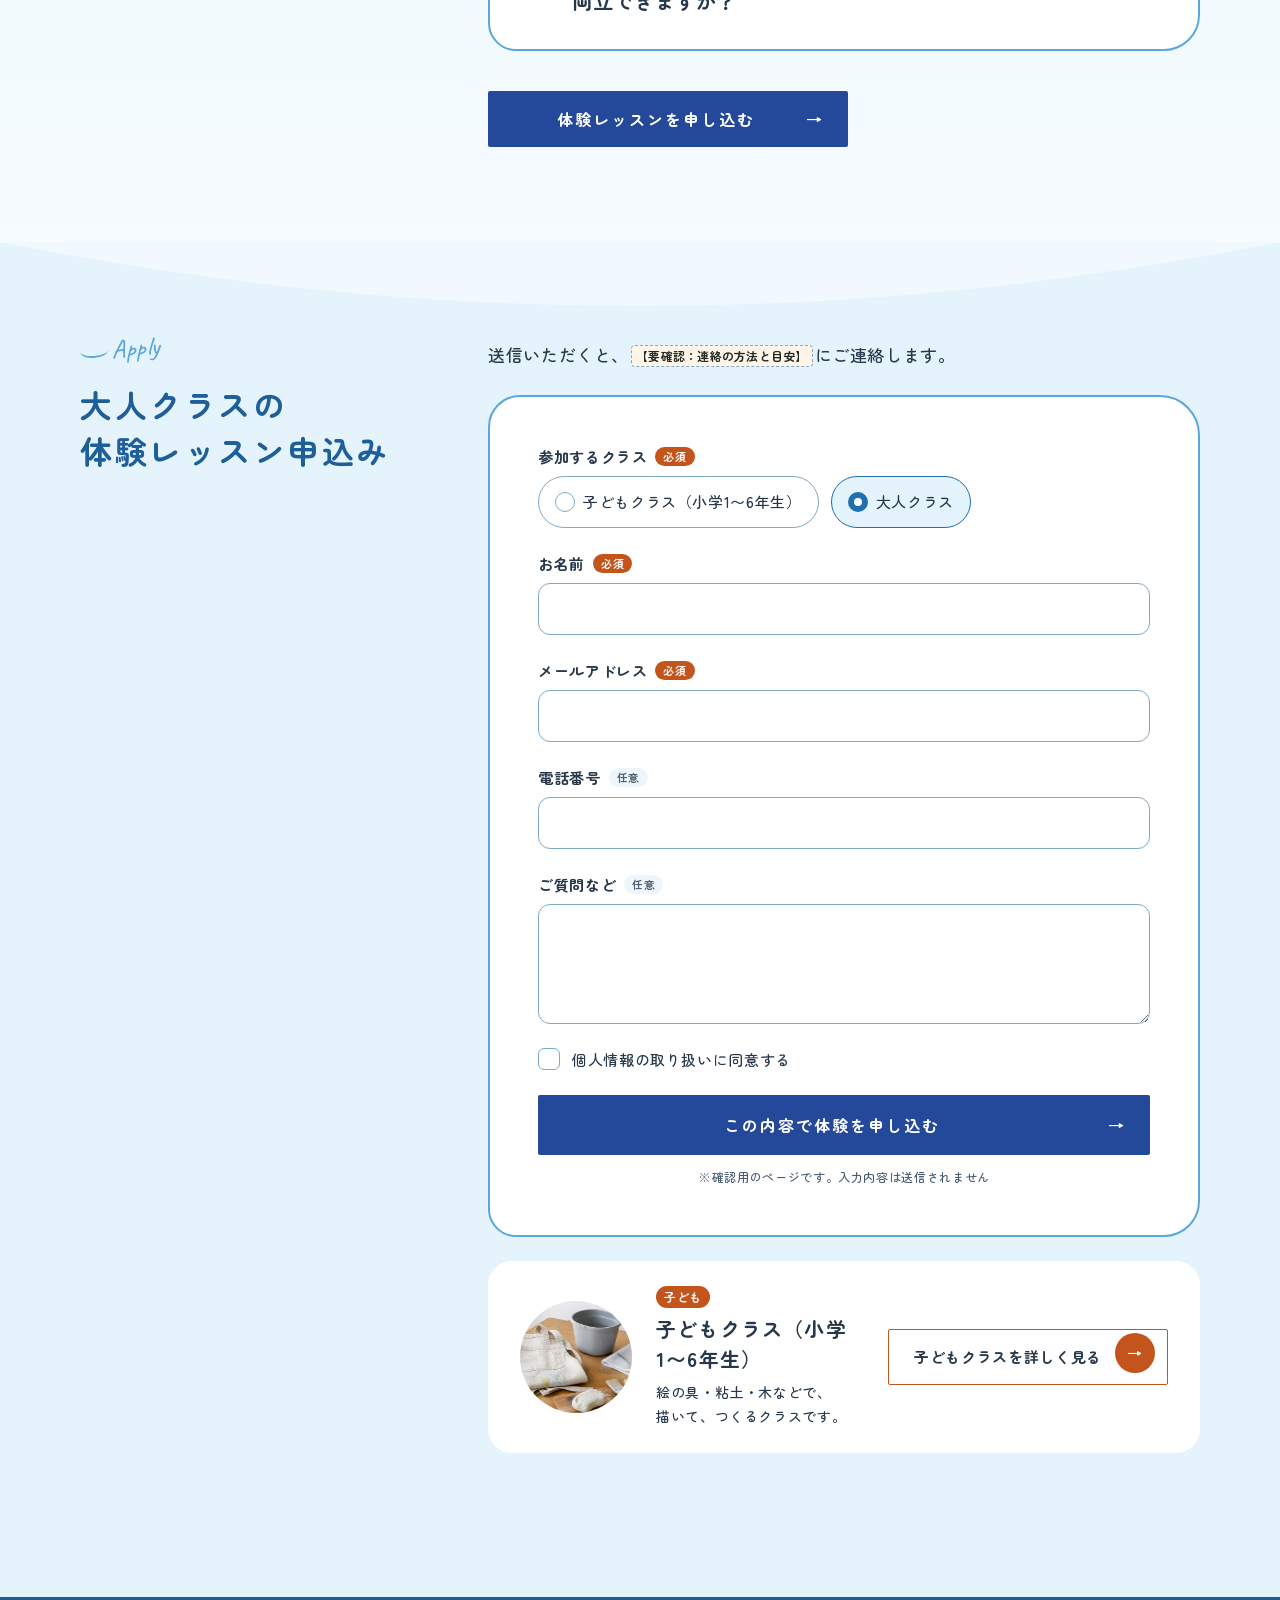
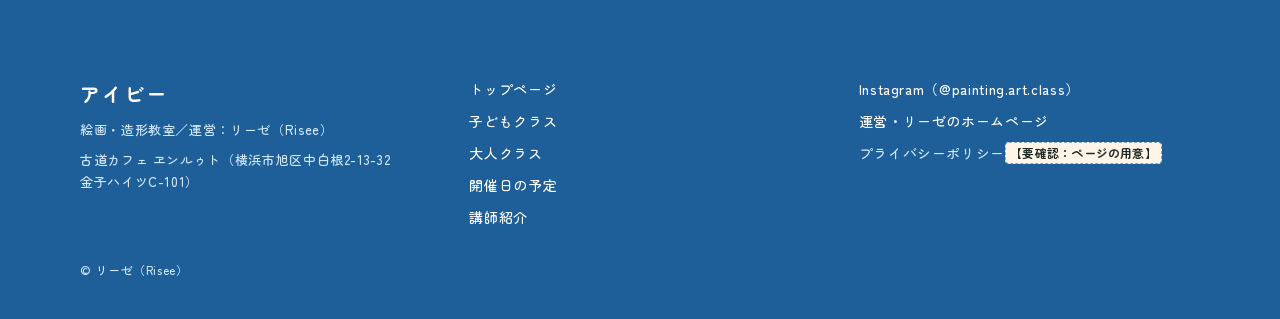
<file: adult/index.html>
<!doctype html>
<html lang="ja">
<head>
<meta charset="utf-8">
<meta name="viewport" content="width=device-width, initial-scale=1">
<title>横浜市旭区の大人の絵画教室（初心者・油絵・水彩）｜アイビー</title>
<meta name="description" content="横浜市旭区中白根の大人の絵画教室。初めての方も久しぶりに描く方も、描きたいものから始める少人数・自由課題で、油絵・水彩・アクリルから立体まで相談できます。金曜13:30〜15:00、講師は女子美術大学 日本画専攻卒の壁画制作者です。">
<meta name="robots" content="noindex,nofollow">
<link rel="icon" href="data:,">
<link rel="preconnect" href="https://fonts.googleapis.com">
<link rel="preconnect" href="https://fonts.gstatic.com" crossorigin>
<link href="https://fonts.googleapis.com/css2?family=Caveat:wght@500;600&family=Yomogi&family=Quicksand:wght@500;700&family=Zen+Maru+Gothic:wght@500;700&display=swap" rel="stylesheet">
<link rel="stylesheet" href="../assets/css/style.css?v=4">
<link rel="stylesheet" href="../assets/css/pop.css?v=2">
<link rel="stylesheet" href="../assets/css/adult.css">
<link rel="stylesheet" href="../assets/css/sky.css">
<script>
(function(d){if(window.matchMedia&&matchMedia('(prefers-reduced-motion: reduce)').matches)return;d.classList.add('js-motion');try{if(sessionStorage.getItem('ivy-intro'))d.classList.add('intro-done')}catch(e){}setTimeout(function(){if(!window.ivyReady)d.classList.remove('js-motion')},2500)})(document.documentElement);
</script>
<script src="../assets/js/main.js?v=4" defer></script>
</head>
<body data-theme="adult" class="has-fixbar">
<header class="header">
  <a class="logo" href="../">
    <span class="logo__sub">絵画・造形教室</span>
    <span class="logo__main">アイビー</span>
  </a>
  <button class="burger" type="button" aria-label="メニューを開く" aria-expanded="false" aria-controls="nav"><span></span></button>
  <div class="scrim"></div>
  <nav class="nav" id="nav" aria-label="メインメニュー">
    <button class="nav__close" type="button" aria-label="メニューを閉じる"></button>
    <ul class="nav__list">
      <li><a href="../kids/">子どもクラス</a></li>
      <li><a href="./" aria-current="page">大人クラス</a></li>
      <li><a href="../#schedule">開催日の予定</a></li>
      <li><a href="../#faq">よくある質問</a></li>
      <li><a href="../#access">アクセス</a></li>
    </ul>
    <div class="nav__cta"><a class="cta" href="#apply">体験レッスンを申し込む</a></div>
  </nav>
</header>

<main>
  <section class="gallery" id="top" aria-label="大人クラスでできること">
    <div class="gallery__inner">
      <svg class="blob blob--a" viewBox="0 0 200 160" preserveAspectRatio="none" aria-hidden="true"><path d="M96 14 C142 4 196 22 198 70 C200 118 168 150 116 152 C66 154 12 140 4 98 C2 58 46 24 96 14 Z"/></svg>
      <svg class="blob blob--b" viewBox="0 0 200 160" preserveAspectRatio="none" aria-hidden="true"><path d="M96 14 C142 4 196 22 198 70 C200 118 168 150 116 152 C66 154 12 140 4 98 C2 58 46 24 96 14 Z"/></svg>
      <ul>
        <li class="g g1"><figure><div class="ph"><img src="../assets/img/oil-canvas-easel.webp" width="1000" height="1000" alt="イーゼルに立てた描きかけの風景の油絵とパレットのイメージ" fetchpriority="high"></div><figcaption>油絵を描く</figcaption></figure></li>
        <li class="g g2"><figure><div class="ph"><img src="../assets/img/watercolor-hands.webp" width="1080" height="720" alt="透明水彩で色を重ねている手元のイメージ"></div><figcaption>水彩で描く</figcaption></figure></li>
        <li class="g g3"><figure><div class="ph"><img src="../assets/img/pencil-sketch.webp" width="1320" height="879" alt="立方体と円柱を鉛筆で描いたスケッチのイメージ"></div><figcaption>鉛筆でスケッチ</figcaption></figure></li>
        <li class="g g4"><figure><div class="ph ph--empty">写真準備中</div><figcaption>描きかけのキャンバス</figcaption></figure></li>
        <li class="g g5"><figure><div class="ph"><img src="../assets/img/desk-brushes-clay.webp" width="864" height="576" alt="粘土と木片、筆立てが置かれた制作机のイメージ"></div><figcaption>粘土・木の立体</figcaption></figure></li>
      </ul>
    </div>
    <svg class="arc arc--down" viewBox="0 0 1440 64" preserveAspectRatio="none" aria-hidden="true"><path d="M0 0 Q720 128 1440 0 V64 H0 Z" fill="#FFFFFF"/></svg>
  </section>

  <section class="section intro">
    <div class="wrap">
      <nav aria-label="パンくずリスト">
        <ol class="crumb">
          <li><a href="https://artewald.com/">リーゼ HOME</a></li>
          <li><a href="../">絵画・造形教室アイビー</a></li>
          <li aria-current="page">大人クラス</li>
        </ol>
      </nav>
      <p class="label" aria-hidden="true">for Adults</p>
      <h1><span class="intro__1">横浜市旭区の大人の絵画教室</span><span class="vh">｜</span><span class="intro__2">大人クラス</span><span class="intro__3">（初心者・ブランクのある方も）</span></h1>
      <p class="intro__lead">油絵・水彩・アクリルから、鉛筆・パステル、粘土の立体まで。<br class="pc-only">金曜13:30〜15:00、少人数・自由課題のクラスです。</p>
      <p class="pre-cta">まずは体験レッスンから</p>
      <a class="cta cta--w" href="#apply">体験レッスンを申し込む</a>
      <nav aria-label="このページの目次">
        <ul class="chips">
          <li><a class="chip" href="#point">できること</a></li>
          <li><a class="chip" href="#trial">体験レッスン</a></li>
          <li><a class="chip" href="#teacher">講師</a></li>
          <li><a class="chip" href="#summary">料金・時間</a></li>
          <li><a class="chip" href="#faq">よくある質問</a></li>
        </ul>
      </nav>
    </div>
  </section>

  <section class="section point" id="point">
    <div class="wrap">
      <div class="sec-head reveal">
        <p class="label" aria-hidden="true">Point</p>
        <h2>初めての方・<br class="sp-only">久しぶりに描く方へ</h2>
      </div>
      <div class="cards cards--wide">
        <article class="card">
          <div class="ph ph--ellipse reveal reveal--ellipse"><img src="../assets/img/still-life.webp" width="1176" height="1176" alt="白い水差しとガラス瓶、緑の器を並べたモチーフのイメージ" loading="lazy" decoding="async"></div>
          <p class="card__no" aria-hidden="true">01</p>
          <h3>描きたいものから始める自由課題</h3>
          <p class="card__text">決まった課題を順にこなす形ではありません。描きたいものを聞いてから、必要なことを一人ずつ伝えます。</p>
        </article>
        <article class="card">
          <div class="ph ph--ellipse reveal reveal--ellipse"><img src="../assets/img/desk-pastels-paper.webp" width="1176" height="784" alt="木片、粘土、パステル、色紙が並んだ机のイメージ" loading="lazy" decoding="async"></div>
          <p class="card__no" aria-hidden="true">02</p>
          <h3>基礎から相談できます</h3>
          <p class="card__text">形のとり方、絵の具の混ぜ方、筆の使い方など、基本から講師に聞けます。少人数制で、一人ずつ制作を見ます。</p>
        </article>
      </div>
      <div class="materials" id="materials">
        <div class="sec-head reveal">
        <p class="label" aria-hidden="true">Materials</p>
        <h2>油絵・水彩から立体まで<br class="sp-only">扱える9種類の画材</h2>
      </div>
        <div class="mats">
        <div class="mats__set mats__set--draw"><p class="mats__head">描く<span>6種類</span></p><ul class="mats__list"><li class="mat"><img class="mat__il" src="../assets/img/mats/mat-oil.webp" width="160" height="160" alt="" loading="lazy" decoding="async"><span class="mat__name">油絵</span></li><li class="mat"><img class="mat__il" src="../assets/img/mats/mat-acrylic.webp" width="160" height="160" alt="" loading="lazy" decoding="async"><span class="mat__name">アクリル</span></li><li class="mat"><img class="mat__il" src="../assets/img/mats/mat-watercolor.webp" width="160" height="160" alt="" loading="lazy" decoding="async"><span class="mat__name">水彩</span></li><li class="mat"><img class="mat__il" src="../assets/img/mats/mat-pencil.webp" width="160" height="160" alt="" loading="lazy" decoding="async"><span class="mat__name">鉛筆</span></li><li class="mat"><img class="mat__il" src="../assets/img/mats/mat-colorpencil.webp" width="160" height="160" alt="" loading="lazy" decoding="async"><span class="mat__name">色鉛筆</span></li><li class="mat"><img class="mat__il" src="../assets/img/mats/mat-pastel.webp" width="160" height="160" alt="" loading="lazy" decoding="async"><span class="mat__name">パステル</span></li></ul></div>
        <div class="mats__set mats__set--make"><p class="mats__head">つくる<span>3種類</span></p><ul class="mats__list"><li class="mat"><img class="mat__il" src="../assets/img/mats/mat-clay.webp" width="160" height="160" alt="" loading="lazy" decoding="async"><span class="mat__name">粘土</span></li><li class="mat"><img class="mat__il" src="../assets/img/mats/mat-paper.webp" width="160" height="160" alt="" loading="lazy" decoding="async"><span class="mat__name">紙</span></li><li class="mat"><img class="mat__il" src="../assets/img/mats/mat-wood.webp" width="160" height="160" alt="" loading="lazy" decoding="async"><span class="mat__name">木工</span></li></ul></div>
      </div>
        <div class="tiles">
          <article class="tile reveal reveal--up">
            <div class="ph ph--arch"><img src="../assets/img/oil-canvas-easel.webp" width="1000" height="1000" alt="イーゼルに立てた描きかけの油絵とパレットのイメージ" loading="lazy" decoding="async"></div>
            <h3>油絵</h3>
            <p>油絵の具で、色を重ねて描きます。</p>
          </article>
          <article class="tile reveal reveal--up" style="--d:0.12s">
            <div class="ph ph--arch"><img src="../assets/img/paint-desk.webp" width="564" height="847" alt="水彩とアクリルの絵の具のイメージ" loading="lazy" decoding="async"></div>
            <h3>水彩・アクリル</h3>
            <p>にじみを生かす水彩画と、乾くと水に溶けないアクリル。</p>
          </article>
          <article class="tile reveal reveal--up" style="--d:0.24s">
            <div class="ph ph--arch"><img src="../assets/img/pencil-sketch.webp" width="1320" height="879" alt="鉛筆で描いたスケッチのイメージ" loading="lazy" decoding="async"></div>
            <h3>鉛筆・パステル・色鉛筆</h3>
            <p>準備が少なく、久しぶりに描く方も始めやすい画材です。</p>
          </article>
          <article class="tile reveal reveal--up" style="--d:0.36s">
            <div class="ph ph--arch"><img src="../assets/img/clay-materials.webp" width="1140" height="760" alt="粘土と木片のイメージ" loading="lazy" decoding="async"></div>
            <h3>粘土・紙・木工の立体</h3>
            <p>絵だけでなく、粘土・紙・木工の立体も同じ講師に相談できます。</p>
          </article>
        </div>
      </div>
    </div>
  </section>

  <section class="section band" id="flow">
    <div class="wave wave--top reveal reveal--wave" aria-hidden="true"><svg viewBox="0 0 2160 48" preserveAspectRatio="none"><path d="M0 24 C90 0 270 0 360 24 S630 48 720 24 S990 0 1080 24 S1350 48 1440 24 S1710 0 1800 24 S2070 48 2160 24 V48 H0 Z" fill="#E4F3FC"/></svg></div>
    <div class="wave wave--bottom reveal reveal--wave" aria-hidden="true"><svg viewBox="0 0 2160 48" preserveAspectRatio="none"><path d="M0 24 C90 0 270 0 360 24 S630 48 720 24 S990 0 1080 24 S1350 48 1440 24 S1710 0 1800 24 S2070 48 2160 24 V48 H0 Z" fill="#FFFFFF"/></svg></div>
    <div class="wrap">
      <div id="trial">
      <div class="sec-head sec-head--tight reveal">
        <p class="label" aria-hidden="true">Trial</p>
        <h2>大人クラスの<br class="sp-only">体験レッスン</h2>
        <p class="lead">体験レッスンは <span class="tbc">【要確認：料金・所要時間】</span> です。</p>
      </div>
      </div>
      <h3 class="h3-sec h3-block">最初の1回の流れ</h3>
      <ol class="timeline">
        <svg class="timeline__curve timeline__curve--pc reveal reveal--draw" viewBox="0 0 1200 14" preserveAspectRatio="none" aria-hidden="true"><path pathLength="1" d="M7 7 C120 -21 190 35 307 7 S490 -21 607 7 S790 35 907 7"/></svg>
        <svg class="timeline__curve timeline__curve--sp reveal reveal--draw" viewBox="0 0 6 395" preserveAspectRatio="none" aria-hidden="true"><path pathLength="1" d="M3 0 C0 70 6 130 3 198 S0 330 3 395"/></svg>
        <li>
          <span class="timeline__dot" aria-hidden="true"></span>
          <span class="timeline__time">13:30</span>
          <span class="timeline__title">描きたいものを相談</span>
          <span class="tbc">【要確認：最初に何を話すか】</span>
        </li>
        <li>
          <span class="timeline__dot" aria-hidden="true"></span>
          <span class="timeline__time"></span>
          <span class="timeline__title">制作</span>
          <span class="tbc">【要確認：何から描き始めるか】</span>
        </li>
        <li>
          <span class="timeline__dot" aria-hidden="true"></span>
          <span class="timeline__time"></span>
          <span class="timeline__title">講師が一人ずつ見る</span>
          <span class="tbc">【要確認：講評の有無】</span>
        </li>
        <li>
          <span class="timeline__dot" aria-hidden="true"></span>
          <span class="timeline__time">15:00</span>
          <span class="timeline__title">片づけ</span>
          <span class="tbc">【要確認：作品の置き場所】</span>
        </li>
      </ol>
      <div class="dayline">
        <span class="dayline__icon" aria-hidden="true">▦</span>
        <span>休みの金曜と体験できる日は、開催日の予定にまとめています。</span>
        <a class="tlink" href="../#schedule">開催日の予定を見る</a>
      </div>
      <h3 class="h3-sec h3-block">体験の進み方</h3>
      <ol class="steps steps--class">
        <li>
          <span class="steps__no">1</span>
          <p class="steps__title">申込み</p>
          <p class="steps__text">フォームでクラスと連絡先を送ると、体験日の案内が届きます。</p>
          <span class="tbc">【要確認：連絡の方法と目安】</span>
        </li>
        <li>
          <span class="steps__no">2</span>
          <p class="steps__title">当日</p>
          <p class="steps__text">古道カフェ ヱンルゥトの教室へお越しください。</p>
          <span class="tbc">【要確認：体験の内容・持ち物】</span>
        </li>
        <li>
          <span class="steps__no">3</span>
          <p class="steps__title">入会を決める</p>
          <p class="steps__text">体験のあとで、入会するかを決めてください。</p>
          <span class="tbc">【要確認：入会手続きの方法】</span>
        </li>
      </ol>
      <div class="section-cta"><a class="cta cta--w" href="#apply">体験レッスンを申し込む</a></div>
    </div>
  </section>

  <section class="section teacher teacher--class" id="teacher">
    <div class="wrap teacher__grid">
      <div class="teacher__photo">
        <svg class="blob " viewBox="0 0 200 160" preserveAspectRatio="none" aria-hidden="true"><path d="M96 14 C142 4 196 22 198 70 C200 118 168 150 116 152 C66 154 12 140 4 98 C2 58 46 24 96 14 Z"/></svg>
        <div class="ph ph--ellipse ph--empty reveal reveal--ellipse">写真準備中<br>講師</div>
      </div>
      <div class="teacher__body">
        <div class="sec-head sec-head--flush reveal">
        <p class="label" aria-hidden="true">Teacher</p>
        <h2>壁画を仕事にする<br class="sp-only">講師が教えます</h2>
      </div>
        <span class="tbc">【要確認：講師名の表記】</span>
        <ul class="career">
          <li><strong>女子美術大学 日本画専攻</strong>を卒業し、壁画の制作を経て独立しました。</li>
          <li><strong>トリックアート美術館</strong>で、壁画・造作を制作しました。</li>
          <li>世田谷の絵画教室での指導、訪問レッスンの経験があります。</li>
        </ul>
        <a class="tlink" href="../#teacher">講師の経歴をくわしく見る</a>
        <div class="teacher__cta"><a class="cta cta--w" href="#apply">体験レッスンを申し込む</a></div>
      </div>
    </div>
  </section>

  <section class="section summary summary--sp-pad" id="summary">
    <div class="wrap split">
      <div class="sec-head reveal">
        <p class="label" aria-hidden="true">Price &amp; Time</p>
        <h2><span>大人クラスの基本情報</span><span class="h2__sub">（曜日・時間・料金）</span></h2>
        <p class="lead">初めての方も、久しぶりに描く方も通える、金曜昼のクラスです。</p>
      </div>
      <div>
        <div class="panel-white table-wrap">
          <table class="table">
            <tr><th scope="row">対象</th><td>大人（初めての方・ブランクのある方も）</td></tr>
            <tr><th scope="row">曜日・時間</th><td>金曜 13:30〜15:00（90分）</td></tr>
            <tr><th scope="row">回数</th><td><span class="tbc">【要確認：月3回か週1回か】</span></td></tr>
            <tr><th scope="row">月謝</th><td>9,000円<span class="tbc">【要確認：税込か税別か】</span></td></tr>
            <tr><th scope="row">入会金・年会費</th><td>入会金5,000円<span class="badge-free">年会費なし</span></td></tr>
            <tr><th scope="row">画材</th><td>スターターセットあり。特殊な画材は別途材料費<span class="tbc">【要確認：中身・金額】</span></td></tr>
            <tr><th scope="row">定員</th><td>少人数制<span class="tbc">【要確認：定員】</span></td></tr>
            <tr><th scope="row">体験レッスン</th><td><span class="tbc">【要確認：有無・料金・所要時間】</span></td></tr>
            <tr><th scope="row">開催場所</th><td>古道カフェ ヱンルゥト（横浜市旭区中白根）</td></tr>
          </table>
        </div>
        <a class="tlink" href="../#schedule">開催日の予定を見る（休みの金曜・体験日）</a>
      </div>
    </div>
  </section>

  <section class="section soft" id="faq">
    <svg class="arc arc--up" viewBox="0 0 1440 64" preserveAspectRatio="none" aria-hidden="true"><path d="M0 64 Q720 -64 1440 64 Z" fill="#F2F9FE"/></svg>
    <div class="wrap split">
      <div class="sec-head reveal">
        <p class="label" aria-hidden="true">Q &amp; A</p>
        <h2>よくある質問<br class="sp-only">（大人クラス）</h2>
        <p class="lead">気になることは、ここにまとめています。</p>
      </div>
      <div>
        <div class="panel-white faq">
        <details open>
          <summary><span class="faq__q" aria-hidden="true">Q</span><h3>まったくの初心者や何年もブランクがある人でも大丈夫ですか？</h3><span class="faq__sign" aria-hidden="true"></span></summary>
          <div class="faq__body"><span class="faq__a" aria-hidden="true">A</span><div class="faq__main"><p>はい、大丈夫です。描きたいものを聞いてから、必要なことを一人ずつ伝える自由課題のクラスです。</p></div></div>
        </details>
        <details>
          <summary><span class="faq__q" aria-hidden="true">Q</span><h3>描きたいものを描けますか？　デッサンから始めますか？</h3><span class="faq__sign" aria-hidden="true"></span></summary>
          <div class="faq__body"><span class="faq__a" aria-hidden="true">A</span><div class="faq__main"><p>はい、描きたいものを講師と相談して決めます。デッサン（鉛筆で形や明るさをとらえる練習）から始めるかは <span class="tbc">【要確認：基礎の教え方】</span> です。</p></div></div>
        </details>
        <details>
          <summary><span class="faq__q" aria-hidden="true">Q</span><h3>画材は揃える必要がありますか？　いくらかかりますか？</h3><span class="faq__sign" aria-hidden="true"></span></summary>
          <div class="faq__body"><span class="faq__a" aria-hidden="true">A</span><div class="faq__main"><p>始めるときのためのスターターセットがあります <span class="tbc">【要確認：中身・金額】</span>。特殊な画材を使うときは、別途材料費がかかる場合があります。手持ちの画材の持ち込みは <span class="tbc">【要確認：可否】</span> です。</p><a class="tlink" href="#summary">料金を表で見る</a></div></div>
        </details>
        <details>
          <summary><span class="faq__q" aria-hidden="true">Q</span><h3>カフェで油絵を描いてもにおいは大丈夫ですか？</h3><span class="faq__sign" aria-hidden="true"></span></summary>
          <div class="faq__body"><span class="faq__a" aria-hidden="true">A</span><div class="faq__main"><p><span class="tbc">【要確認：においの少ない油・水性の油絵具を使うか、換気】</span></p></div></div>
        </details>
        <details>
          <summary><span class="faq__q" aria-hidden="true">Q</span><h3>作品は持ち帰れますか？（油絵が乾くまで）</h3><span class="faq__sign" aria-hidden="true"></span></summary>
          <div class="faq__body"><span class="faq__a" aria-hidden="true">A</span><div class="faq__main"><p><span class="tbc">【要確認：持ち帰りの時期、乾くまでの置き場所】</span></p></div></div>
        </details>
        <details>
          <summary><span class="faq__q" aria-hidden="true">Q</span><h3>どんな年代の方が通っていますか？　何歳まで通えますか？</h3><span class="faq__sign" aria-hidden="true"></span></summary>
          <div class="faq__body"><span class="faq__a" aria-hidden="true">A</span><div class="faq__main"><p><span class="tbc">【要確認：通っている方の年代の幅】</span> <span class="tbc">【要確認：年齢の上限の有無】</span></p></div></div>
        </details>
        <details>
          <summary><span class="faq__q" aria-hidden="true">Q</span><h3>休んだ回の振替や休会・退会はどうすればいいですか？</h3><span class="faq__sign" aria-hidden="true"></span></summary>
          <div class="faq__body"><span class="faq__a" aria-hidden="true">A</span><div class="faq__main"><p><span class="tbc">【要確認：振替の有無と方法、休会・退会の手続き】</span></p></div></div>
        </details>
        <details>
          <summary><span class="faq__q" aria-hidden="true">Q</span><h3>駐車場はありますか？</h3><span class="faq__sign" aria-hidden="true"></span></summary>
          <div class="faq__body"><span class="faq__a" aria-hidden="true">A</span><div class="faq__main"><p><span class="tbc">【要確認：駐車場の有無】</span> 教室の住所は横浜市旭区中白根2-13-32 金子ハイツC-101です。</p><a class="tlink" href="https://www.google.com/maps/search/?api=1&amp;query=%E6%A8%AA%E6%B5%9C%E5%B8%82%E6%97%AD%E5%8C%BA%E4%B8%AD%E7%99%BD%E6%A0%B92-13-32%20%E9%87%91%E5%AD%90%E3%83%8F%E3%82%A4%E3%83%84C-101" target="_blank" rel="noopener">Googleマップで開く<span class="vh">（新しいタブで開きます）</span></a></div></div>
        </details>
        <details>
          <summary><span class="faq__q" aria-hidden="true">Q</span><h3>平日の昼の習い事として仕事や家のことと両立できますか？</h3><span class="faq__sign" aria-hidden="true"></span></summary>
          <div class="faq__body"><span class="faq__a" aria-hidden="true">A</span><div class="faq__main"><p>大人クラスは金曜日の昼、90分の1コマだけです。金曜の昼に時間が取れれば、ほかの曜日の予定を変えずに通える大人の習い事です。回数は <span class="tbc">【要確認：回数】</span> です。</p></div></div>
        </details>
        </div>
        <div class="section-cta section-cta--faq"><a class="cta cta--w" href="#apply">体験レッスンを申し込む</a></div>
      </div>
    </div>
  </section>

  <section class="section apply" id="apply">
    <svg class="arc arc--dip" viewBox="0 0 1440 64" preserveAspectRatio="none" aria-hidden="true"><path d="M0 0 H1440 Q720 128 0 0 Z" fill="#F2F9FE"/></svg>
    <div class="wrap split">
      <div class="sec-head reveal">
        <p class="label" aria-hidden="true">Apply</p>
        <h2>大人クラスの<br class="sp-only">体験レッスン申込み</h2>
      </div>
      <div>
        <p class="apply__lead">送信いただくと、<span class="tbc">【要確認：連絡の方法と目安】</span>にご連絡します。</p>
        <form class="form" id="apply-form" data-page="adult" data-thanks="../thanks/" novalidate>
        <fieldset class="field" aria-describedby="err-class">
          <legend>参加するクラス <span class="req">必須</span></legend>
          <div class="radios">
            <label class="radio"><input type="radio" name="class" value="kids">子どもクラス（小学1〜6年生）</label>
            <label class="radio"><input type="radio" name="class" value="adult" checked>大人クラス</label>
          </div>
          <p class="err" id="err-class" hidden></p>
        </fieldset>
        <div class="field">
          <label class="field__label" for="name">お名前 <span class="req">必須</span></label>
          <input class="input" id="name" type="text" autocomplete="name" aria-describedby="err-name">
          <p class="err" id="err-name" hidden></p>
        </div>
        <div class="field" id="field-grade" hidden>
          <label class="field__label" for="grade">お子さんの学年 <span class="req">必須</span></label>
          <select class="input" id="grade" aria-describedby="err-grade"><option value=""></option><option>小学1年生</option><option>小学2年生</option><option>小学3年生</option><option>小学4年生</option><option>小学5年生</option><option>小学6年生</option></select>
          <p class="err" id="err-grade" hidden></p>
        </div>
        <div class="field">
          <label class="field__label" for="email">メールアドレス <span class="req">必須</span></label>
          <input class="input" id="email" type="email" autocomplete="email" aria-describedby="err-email">
          <p class="err" id="err-email" hidden></p>
        </div>
        <div class="field">
          <label class="field__label" for="tel">電話番号 <span class="opt">任意</span></label>
          <input class="input" id="tel" type="tel" autocomplete="tel">
        </div>
        <div class="field">
          <label class="field__label" for="message">ご質問など <span class="opt">任意</span></label>
          <textarea class="input" id="message"></textarea>
        </div>
        <div class="field">
          <label class="check"><input type="checkbox" id="agree" aria-describedby="err-agree">個人情報の取り扱いに同意する</label>
          <p class="err" id="err-agree" hidden></p>
        </div>
        <button class="cta" type="submit" disabled>この内容で体験を申し込む</button>
        <p class="form__note">※確認用のページです。入力内容は送信されません</p>
      </form>
        <div class="cardsm cardsm--kids">
          <div class="ph ph--ellipse cardsm__photo"><img src="../assets/img/apron-tools.webp" width="1320" height="879" alt="白いエプロンと筆、粘土、バケツが置かれた机のイメージ" loading="lazy" decoding="async"></div>
          <span class="cardsm__badge">子ども</span>
          <p class="cardsm__title">子どもクラス（小学1〜6年生）</p>
          <p class="cardsm__text">絵の具・粘土・木などで、描いて、つくるクラスです。</p>
          <a class="choice choice--kids" href="../kids/">子どもクラスを詳しく見る</a>
        </div>
      </div>
    </div>
  </section>
</main>

<footer class="footer">
  <div class="wrap">
    <div class="footer__grid">
      <div>
        <p class="footer__name">アイビー</p>
        <p class="footer__meta">絵画・造形教室／運営：リーゼ（Risee）</p>
        <p class="footer__meta">古道カフェ ヱンルゥト（横浜市旭区中白根2-13-32 金子ハイツC-101）</p>
      </div>
      <ul>
        <li><a href="../">トップページ</a></li>
        <li><a href="../kids/">子どもクラス</a></li>
        <li><a href="../adult/">大人クラス</a></li>
        <li><a href="../#schedule">開催日の予定</a></li>
        <li><a href="../#teacher">講師紹介</a></li>
      </ul>
      <ul>
        <li><a href="https://www.instagram.com/painting.art.class/" target="_blank" rel="noopener">Instagram（@painting.art.class）<span class="vh">（新しいタブで開きます）</span></a></li>
        <li><a href="https://artewald.com/" target="_blank" rel="noopener">運営・リーゼのホームページ<span class="vh">（新しいタブで開きます）</span></a></li>
        <li class="footer__muted">プライバシーポリシー<span class="tbc">【要確認：ページの用意】</span></li>
      </ul>
    </div>
    <p class="footer__copy">© リーゼ（Risee）</p>
  </div>
</footer>
<div class="fixbar"><a class="cta" href="#apply">体験レッスンを申し込む</a></div>
</body>
</html>
</file>
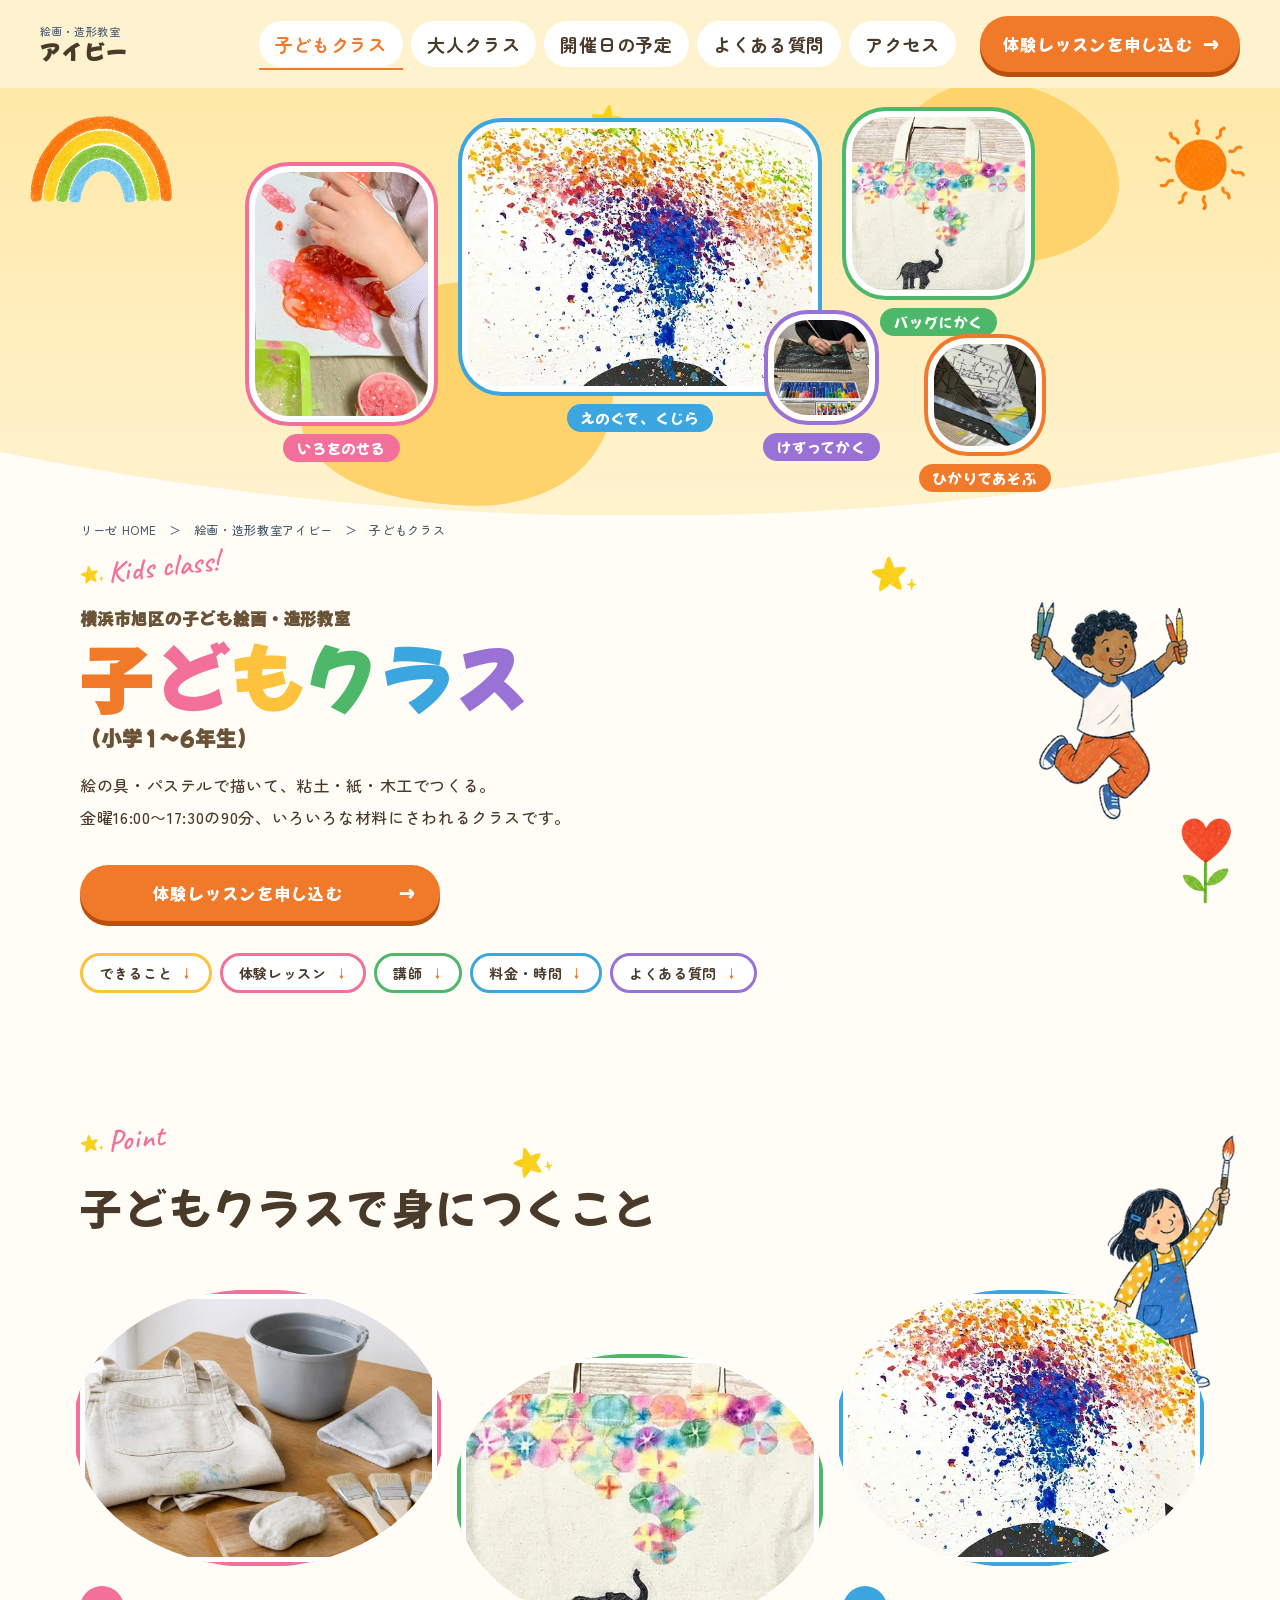
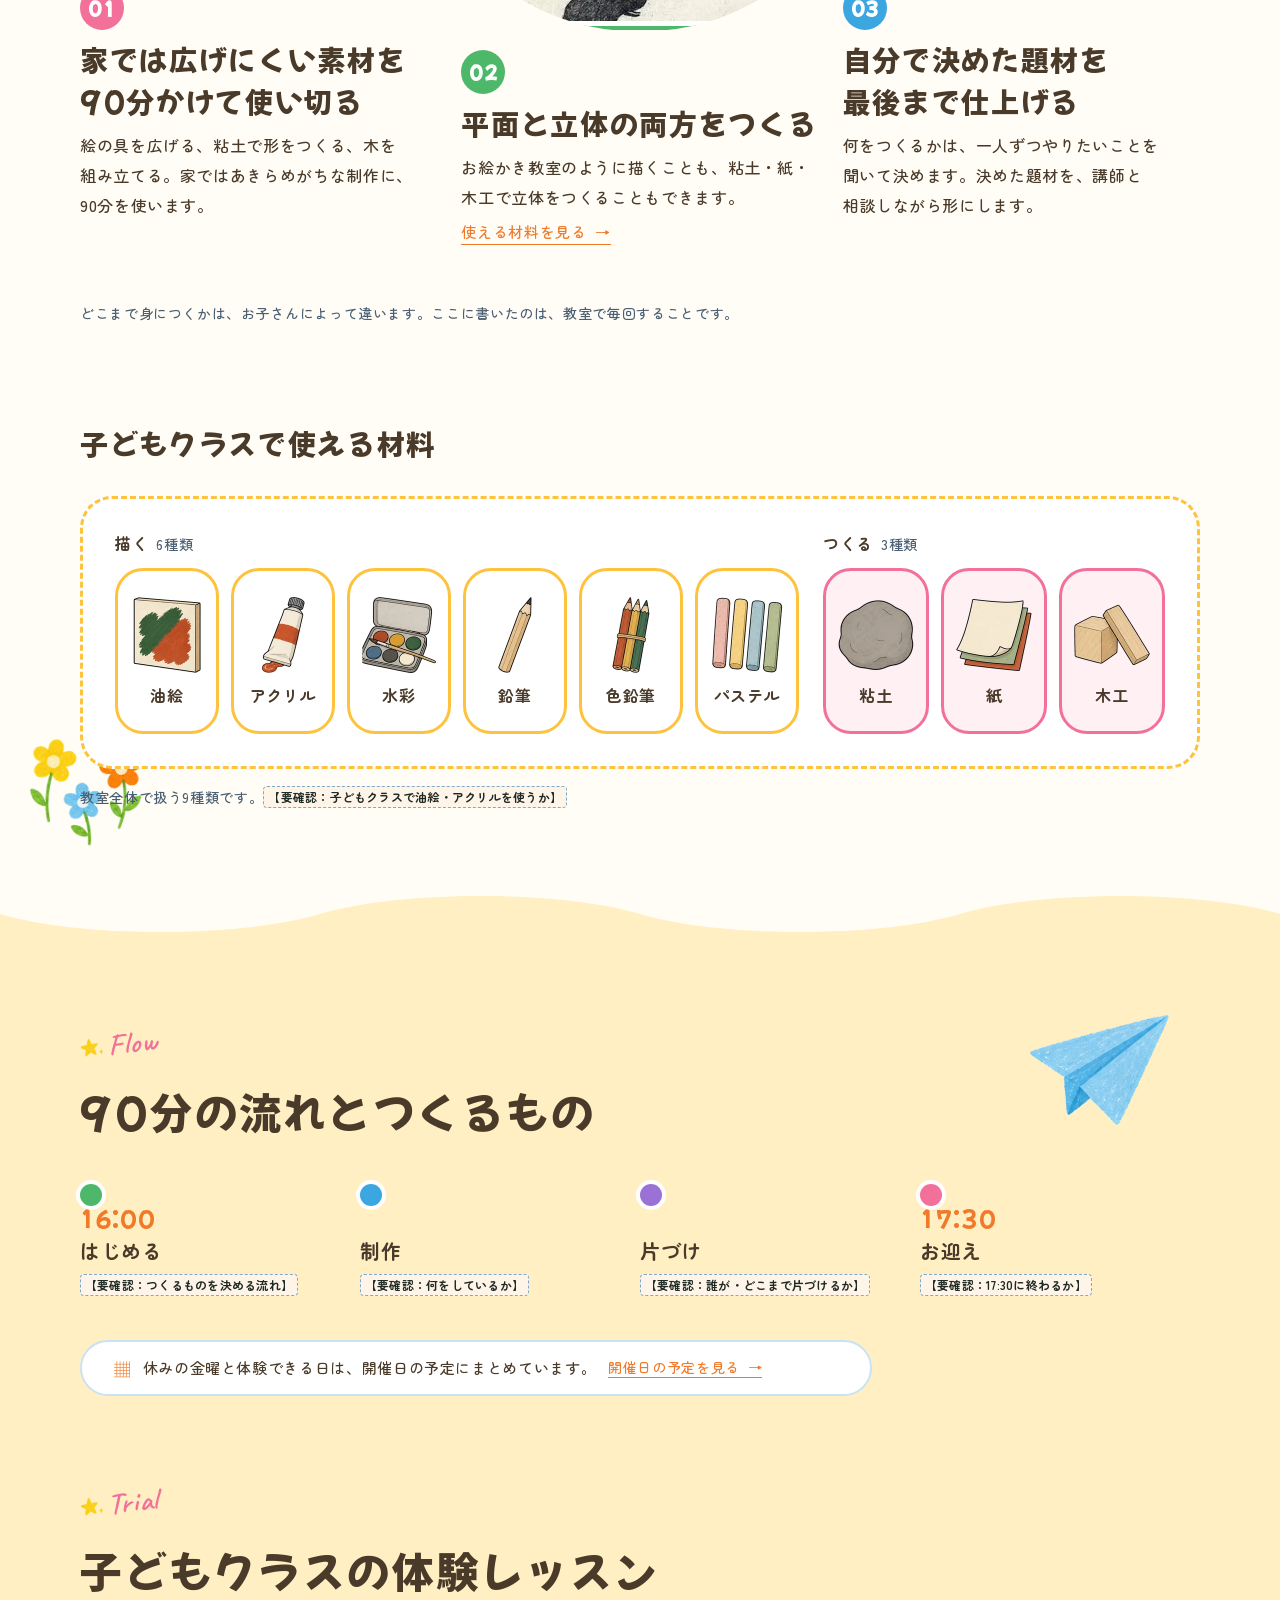
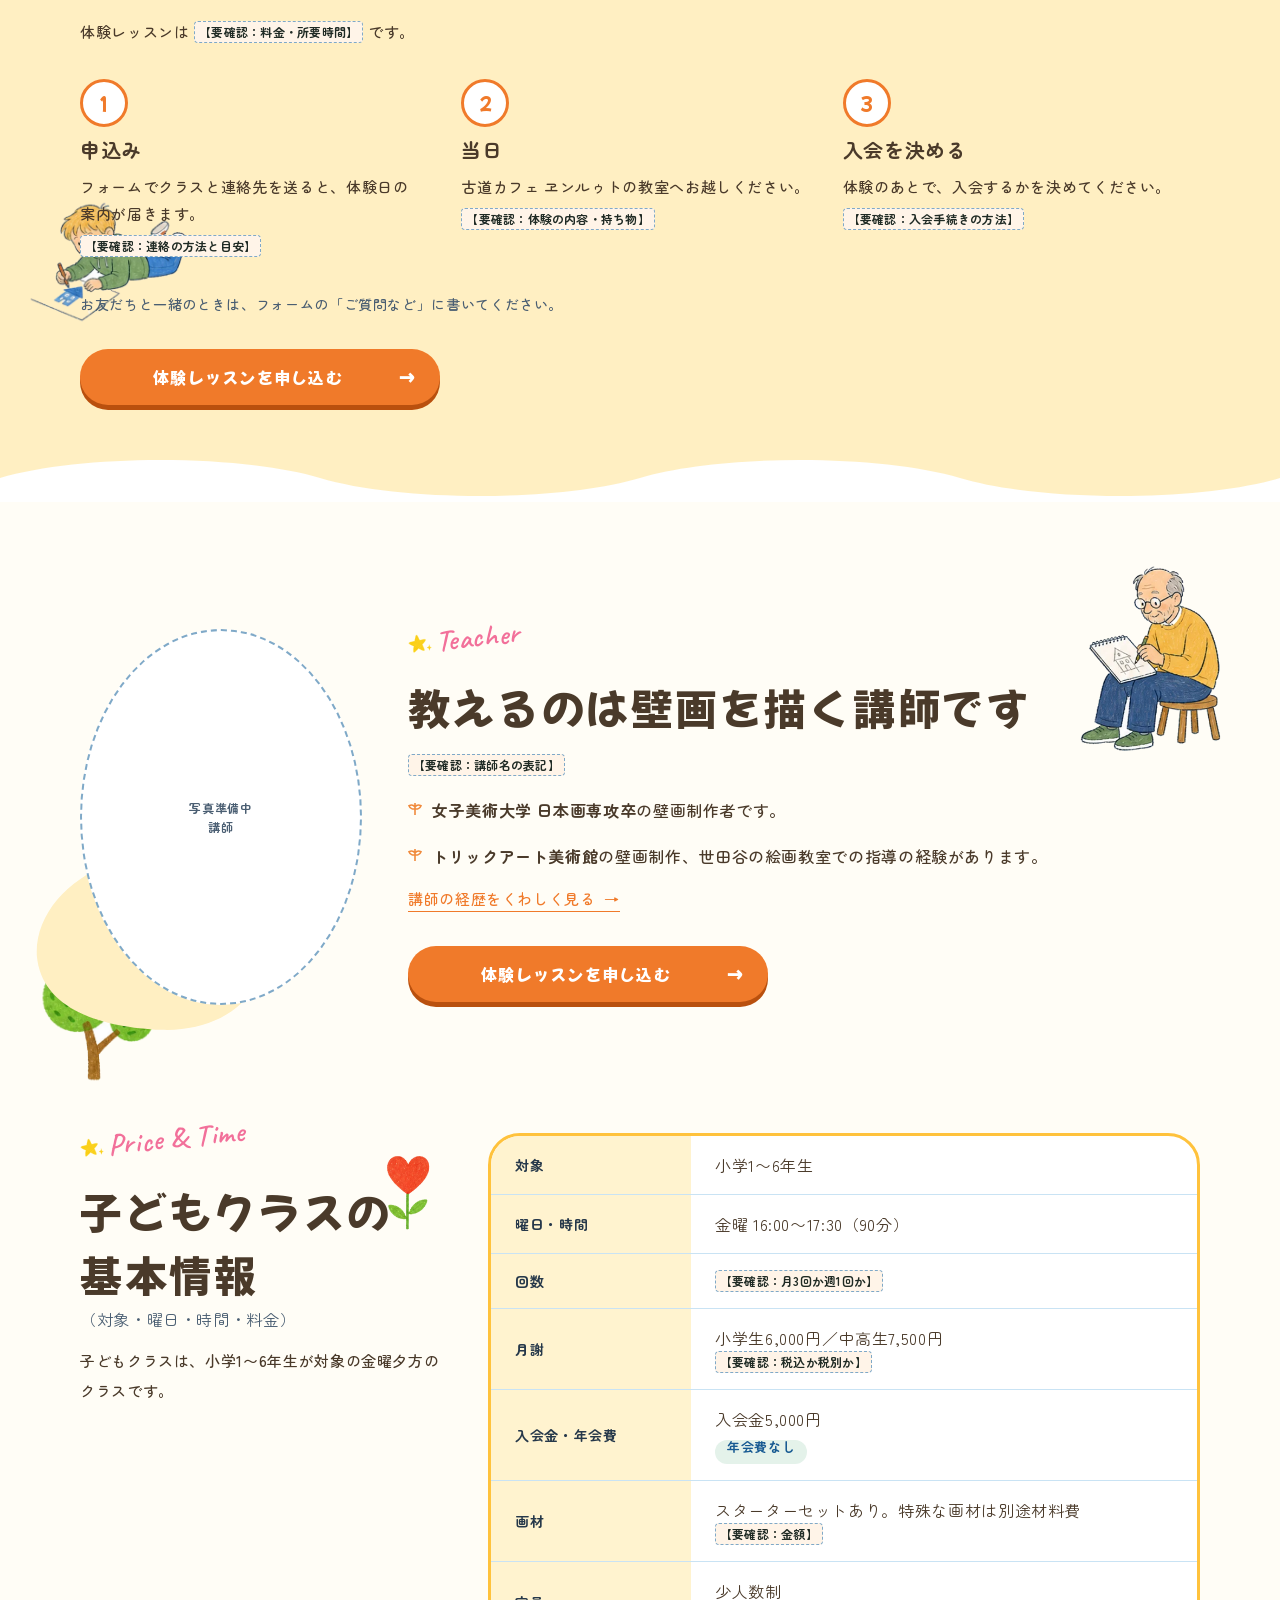
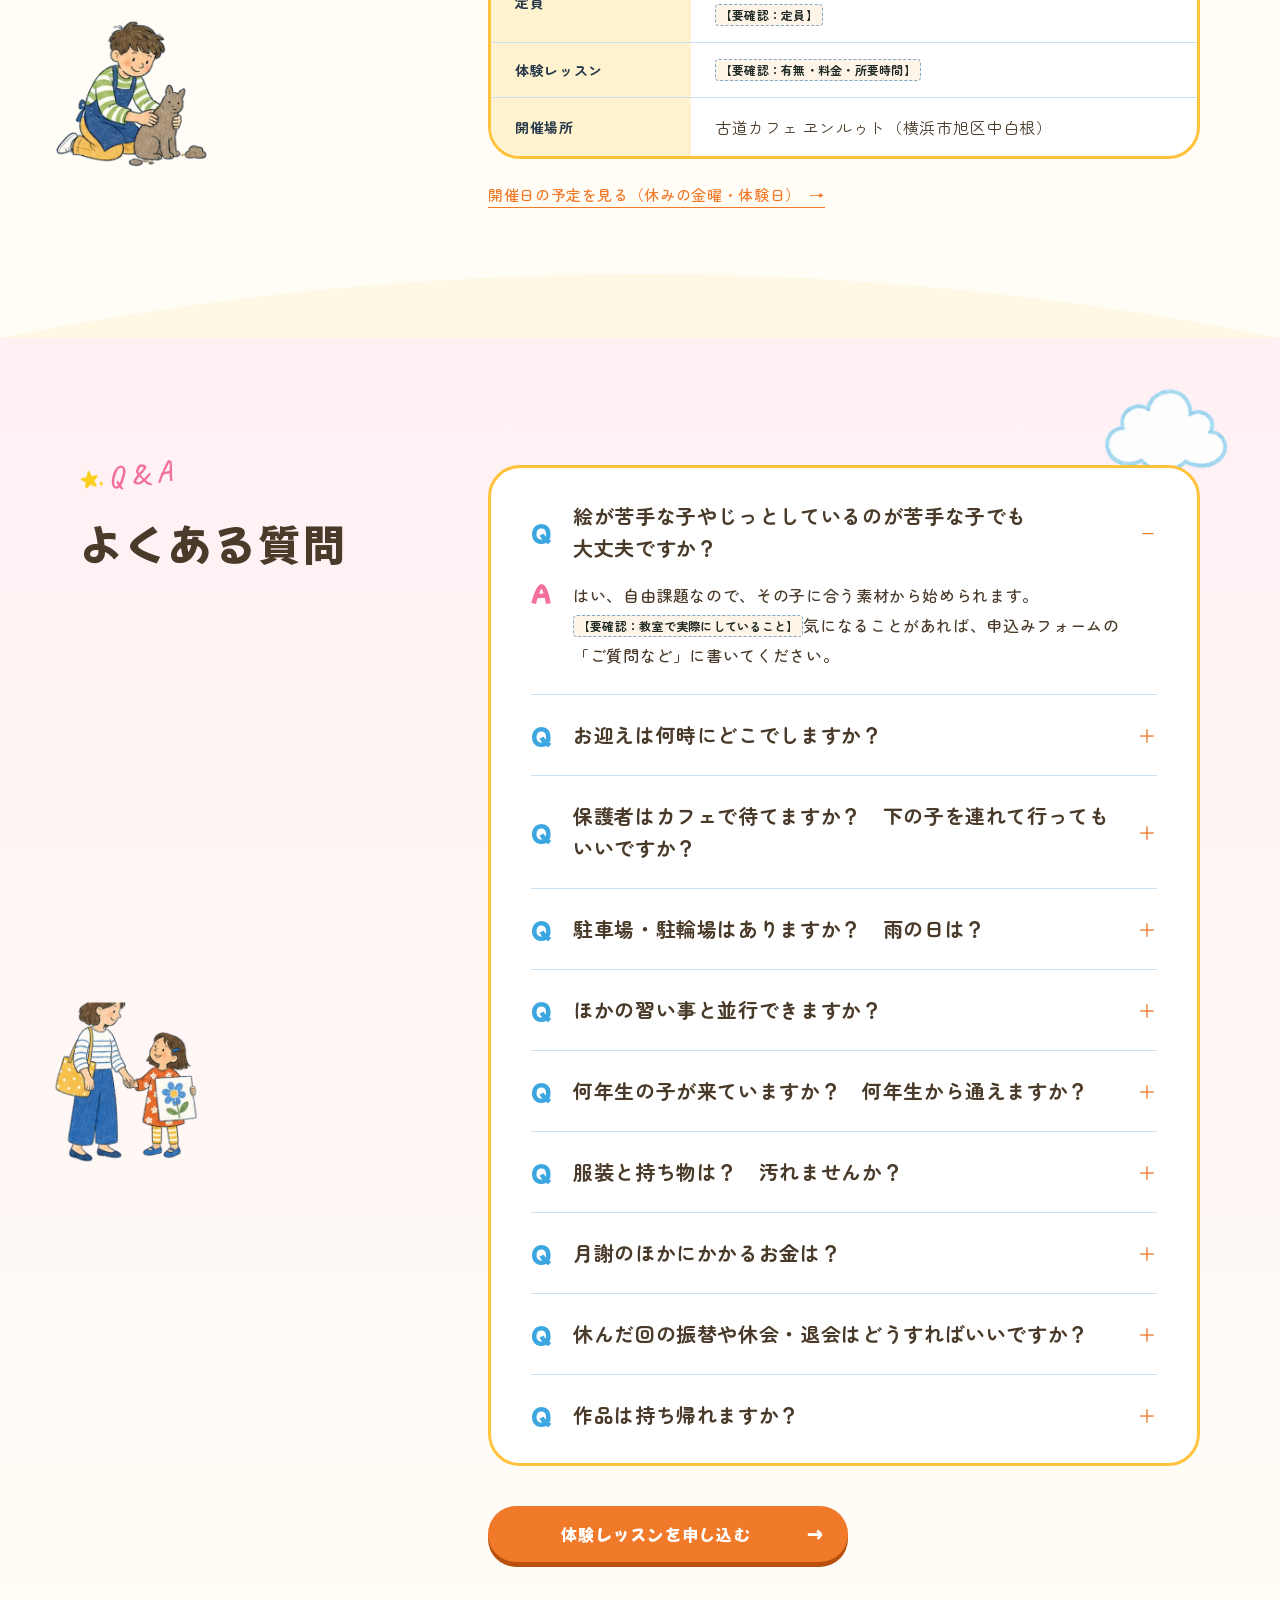
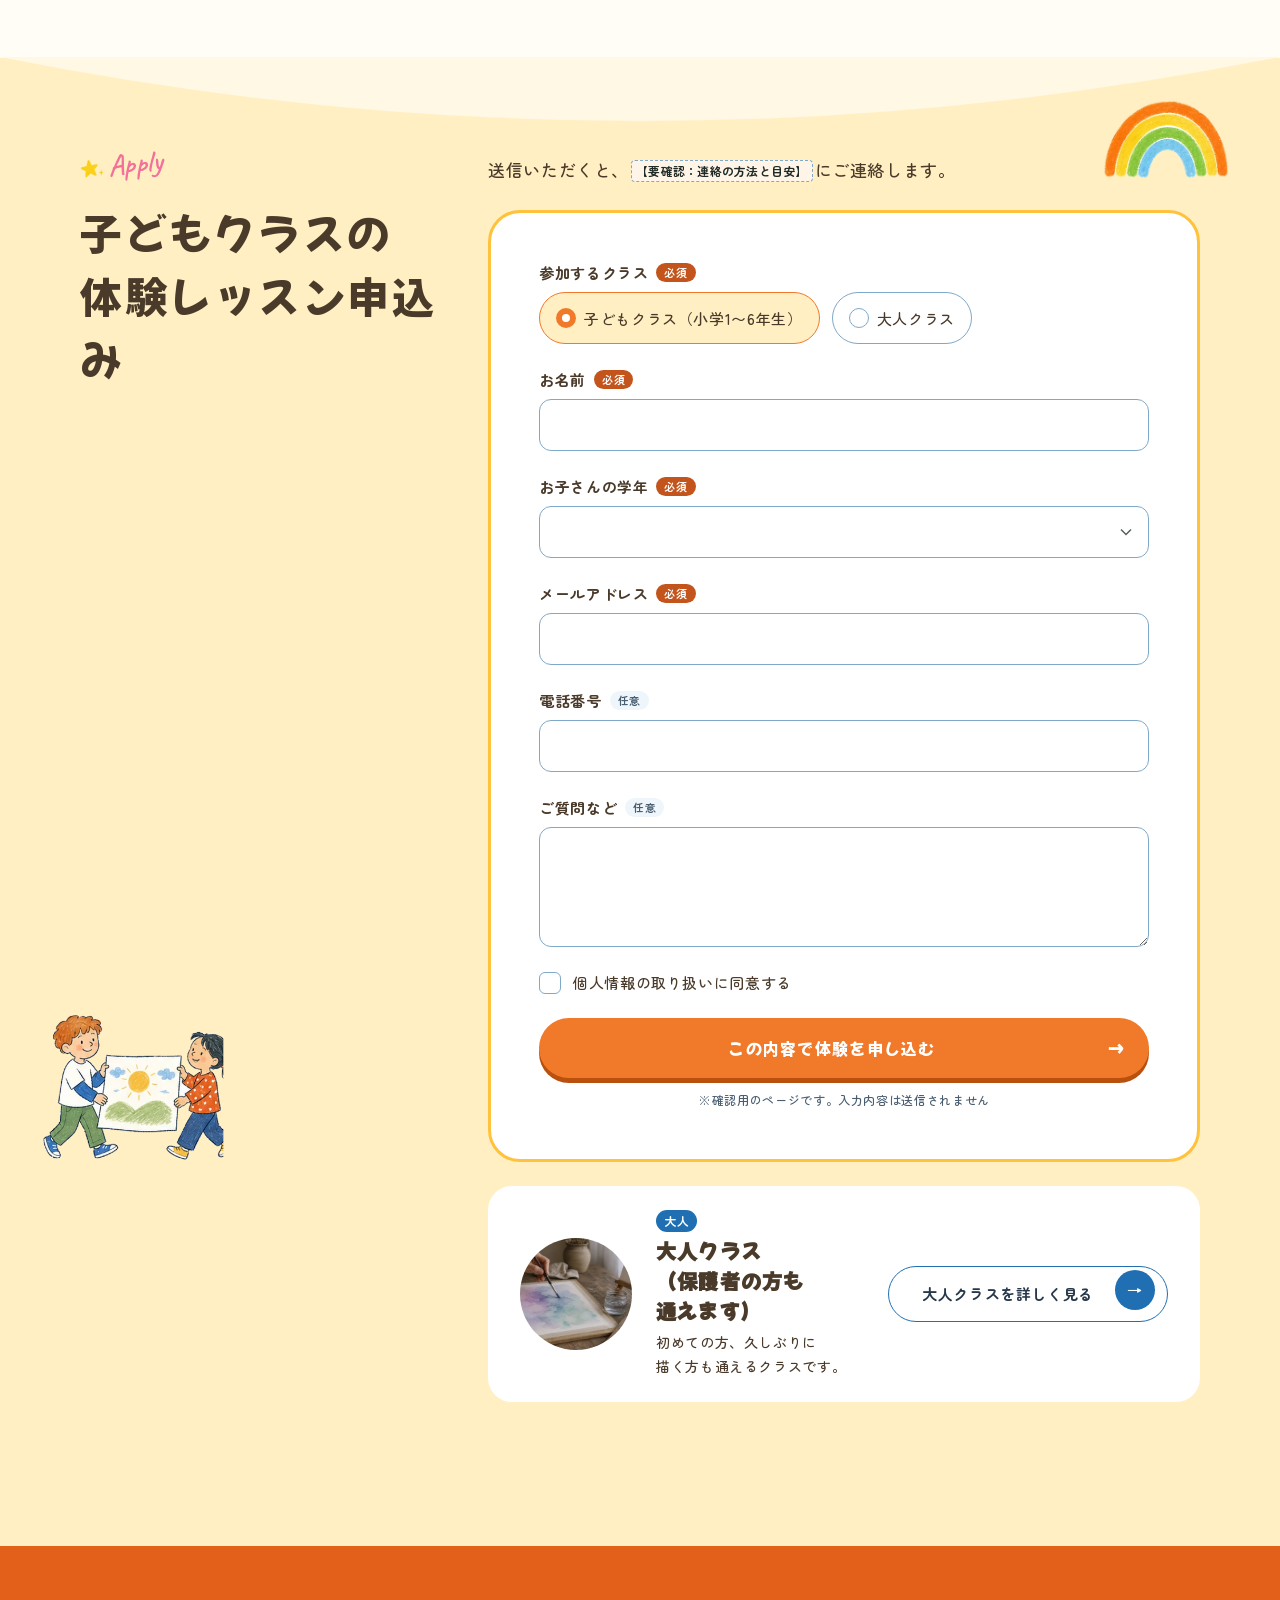
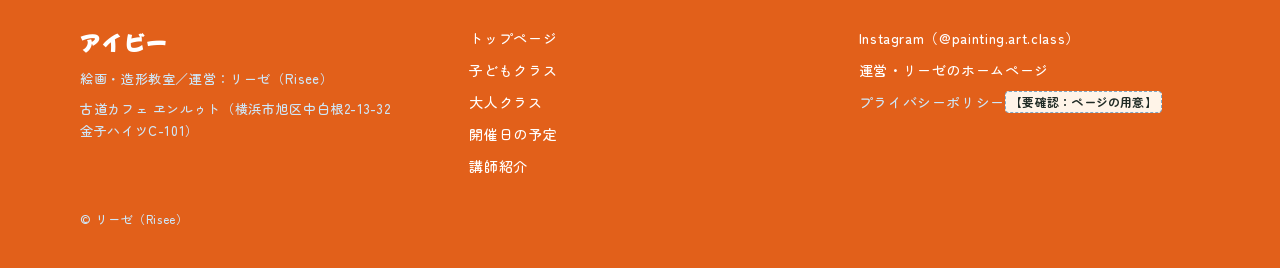
<file: kids/index.html>
<!doctype html>
<html lang="ja">
<head>
<meta charset="utf-8">
<meta name="viewport" content="width=device-width, initial-scale=1">
<title>横浜市旭区の子ども絵画教室・造形教室（小学生）｜アイビー</title>
<meta name="description" content="横浜市旭区中白根の子ども絵画・造形教室。小学1〜6年生が金曜16:00〜17:30の90分、絵の具・粘土・木などで描いて、つくります。少人数・自由課題なので、絵が苦手な子も好きな素材から始められます。">
<meta name="robots" content="noindex,nofollow">
<link rel="icon" href="data:,">
<link rel="preconnect" href="https://fonts.googleapis.com">
<link rel="preconnect" href="https://fonts.gstatic.com" crossorigin>
<link href="https://fonts.googleapis.com/css2?family=Caveat:wght@500;600&family=Quicksand:wght@500;700&family=Zen+Maru+Gothic:wght@500;700;900&family=Mochiy+Pop+One&display=swap" rel="stylesheet">
<link rel="stylesheet" href="../assets/css/style.css?v=4">
<link rel="stylesheet" href="../assets/css/pop.css?v=2">
<link rel="stylesheet" href="../assets/css/kids.css">
<script>
(function(d){if(window.matchMedia&&matchMedia('(prefers-reduced-motion: reduce)').matches)return;d.classList.add('js-motion');try{if(sessionStorage.getItem('ivy-intro'))d.classList.add('intro-done')}catch(e){}setTimeout(function(){if(!window.ivyReady)d.classList.remove('js-motion')},2500)})(document.documentElement);
</script>
<script src="../assets/js/main.js?v=4" defer></script>
</head>
<body data-theme="kids" class="has-fixbar">
<header class="header">
  <a class="logo" href="../">
    <span class="logo__sub">絵画・造形教室</span>
    <span class="logo__main">アイビー</span>
  </a>
  <button class="burger" type="button" aria-label="メニューを開く" aria-expanded="false" aria-controls="nav"><span></span></button>
  <div class="scrim"></div>
  <nav class="nav" id="nav" aria-label="メインメニュー">
    <button class="nav__close" type="button" aria-label="メニューを閉じる"></button>
    <ul class="nav__list">
      <li><a href="./" aria-current="page">子どもクラス</a></li>
      <li><a href="../adult/">大人クラス</a></li>
      <li><a href="../#schedule">開催日の予定</a></li>
      <li><a href="../#faq">よくある質問</a></li>
      <li><a href="../#access">アクセス</a></li>
    </ul>
    <div class="nav__cta"><a class="cta" href="#apply">体験レッスンを申し込む</a></div>
  </nav>
</header>

<main>
  <section class="gallery" id="top" aria-label="子どもクラスでできること">
    <img class="dc pc" src="../assets/img/pop/d-rainbow.webp" alt="" style="left:2%;top:24px;width:150px"><img class="dc pc" src="../assets/img/pop/d-sun.webp" alt="" style="left:90%;top:28px;width:96px"><img class="dc pc" src="../assets/img/pop/d-star.webp" alt="" style="left:46%;top:16px;width:44px;transform:rotate(12deg)"><img class="dc sp" src="../assets/img/pop/d-rainbow.webp" alt="" style="left:-4%;top:8px;width:96px"><img class="dc sp" src="../assets/img/pop/d-sun.webp" alt="" style="left:80%;top:8px;width:60px">
    <div class="gallery__inner">
      <svg class="blob blob--a" viewBox="0 0 200 160" preserveAspectRatio="none" aria-hidden="true"><path d="M104 6 C150 2 194 34 196 78 C198 124 160 156 108 154 C60 152 8 138 4 92 C2 46 52 10 104 6 Z"/></svg>
      <svg class="blob blob--b" viewBox="0 0 200 160" preserveAspectRatio="none" aria-hidden="true"><path d="M104 6 C150 2 194 34 196 78 C198 124 160 156 108 154 C60 152 8 138 4 92 C2 46 52 10 104 6 Z"/></svg>
      <ul>
        <li class="g g1"><figure><div class="ph"><img src="../assets/img/class/whale-sq.webp" width="640" height="640" alt="くじらが色の粒を吹き上げる作品" fetchpriority="high"></div><figcaption>えのぐで、くじら</figcaption></figure></li>
        <li class="g g2"><figure><div class="ph"><img src="../assets/img/class/color-water-sq.webp" width="640" height="640" alt="絵の具で紙に模様をつけているところ"></div><figcaption>いろをのせる</figcaption></figure></li>
        <li class="g g3"><figure><div class="ph"><img src="../assets/img/class/tote-sq.webp" width="640" height="640" alt="花の模様と象を描いたトートバッグ"></div><figcaption>バッグにかく</figcaption></figure></li>
        <li class="g g4"><figure><div class="ph"><img src="../assets/img/class/scratch-sq.webp" width="640" height="640" alt="クレヨンの上を削って描くスクラッチアート"></div><figcaption>けずってかく</figcaption></figure></li>
        <li class="g g5"><figure><div class="ph"><img src="../assets/img/class/light-craft-sq.webp" width="640" height="640" alt="透明なシートに描いた、ライトで映すクラフト"></div><figcaption>ひかりであそぶ</figcaption></figure></li>
      </ul>
    </div>
    <svg class="arc arc--down" viewBox="0 0 1440 64" preserveAspectRatio="none" aria-hidden="true"><path d="M0 0 Q720 128 1440 0 V64 H0 Z" fill="#FFFFFF"/></svg>
  </section>

  <section class="section intro">
    <img class="dc pc" src="../assets/img/pop/p-jump.webp" alt="" style="left:80%;top:80px;width:170px"><img class="dc pc" src="../assets/img/pop/d-star.webp" alt="" style="left:68%;top:40px;width:48px"><img class="dc pc" src="../assets/img/pop/d-heart.webp" alt="" style="left:92%;top:300px;width:56px"><img class="dc sp" src="../assets/img/pop/p-jump.webp" alt="" style="left:72%;top:40px;width:96px">
    <div class="wrap">
      <nav aria-label="パンくずリスト">
        <ol class="crumb">
          <li><a href="https://artewald.com/">リーゼ HOME</a></li>
          <li><a href="../">絵画・造形教室アイビー</a></li>
          <li aria-current="page">子どもクラス</li>
        </ol>
      </nav>
      <p class="label" aria-hidden="true">Kids class!</p>
      <h1><span class="intro__1">横浜市旭区の子ども絵画・造形教室</span><span class="vh">｜</span><span class="intro__2"><span class="k1">子</span><span class="k2">ど</span><span class="k3">も</span><span class="k4">ク</span><span class="k5">ラ</span><span class="k6">ス</span></span><span class="intro__3">（小学1〜6年生）</span></h1>
      <p class="intro__lead">絵の具・パステルで描いて、粘土・紙・木工でつくる。<br class="pc-only">金曜16:00〜17:30の90分、いろいろな材料にさわれるクラスです。</p>
      <p class="pre-cta">まずは体験レッスンから</p>
      <a class="cta cta--w" href="#apply">体験レッスンを申し込む</a>
      <nav aria-label="このページの目次">
        <ul class="chips">
          <li><a class="chip" href="#point">できること</a></li>
          <li><a class="chip" href="#trial">体験レッスン</a></li>
          <li><a class="chip" href="#teacher">講師</a></li>
          <li><a class="chip" href="#summary">料金・時間</a></li>
          <li><a class="chip" href="#faq">よくある質問</a></li>
        </ul>
      </nav>
    </div>
  </section>

  <section class="section point" id="point">
    <img class="dc pc" src="../assets/img/pop/p-brush.webp" alt="" style="left:86%;top:40px;width:140px"><img class="dc pc" src="../assets/img/pop/d-flowers.webp" alt="" style="left:2%;top:86%;width:120px"><img class="dc pc" src="../assets/img/pop/d-star.webp" alt="" style="left:40%;top:56px;width:40px;transform:rotate(-14deg)"><img class="dc sp" src="../assets/img/pop/p-brush.webp" alt="" style="left:76%;top:16px;width:80px">
    <div class="wrap">
      <div class="sec-head reveal">
        <p class="label" aria-hidden="true">Point</p>
        <h2>子どもクラスで<br class="sp-only">身につくこと</h2>
      </div>
      <div class="cards">
        <article class="card">
          <div class="ph ph--ellipse reveal reveal--ellipse"><img src="../assets/img/apron-tools.webp" width="1320" height="879" alt="白いエプロンと筆、粘土、バケツが置かれた机のイメージ" loading="lazy" decoding="async"></div>
          <p class="card__no" aria-hidden="true">01</p>
          <h3>家では広げにくい素材を90分かけて使い切る</h3>
          <p class="card__text">絵の具を広げる、粘土で形をつくる、木を組み立てる。家ではあきらめがちな制作に、90分を使います。</p>
        </article>
        <article class="card">
          <div class="ph ph--ellipse reveal reveal--ellipse"><img src="../assets/img/class/tote-sq.webp" width="640" height="640" alt="花の模様と象を描いたトートバッグ" loading="lazy" decoding="async"></div>
          <p class="card__no" aria-hidden="true">02</p>
          <h3>平面と立体の両方をつくる</h3>
          <p class="card__text">お絵かき教室のように描くことも、粘土・紙・木工で立体をつくることもできます。</p>
          <a class="tlink" href="#materials">使える材料を見る</a>
        </article>
        <article class="card">
          <div class="ph ph--ellipse reveal reveal--ellipse"><img src="../assets/img/class/whale-sq.webp" width="640" height="640" alt="くじらが色の粒を吹き上げる作品" loading="lazy" decoding="async"></div>
          <p class="card__no" aria-hidden="true">03</p>
          <h3>自分で決めた題材を最後まで仕上げる</h3>
          <p class="card__text">何をつくるかは、一人ずつやりたいことを聞いて決めます。決めた題材を、講師と相談しながら形にします。</p>
        </article>
      </div>
      <p class="point-note">どこまで身につくかは、お子さんによって違います。ここに書いたのは、教室で毎回することです。</p>
      <div class="mats-block" id="materials">
        <h3 class="h3-sec reveal">子どもクラスで使える材料</h3>
        <div class="mats mats--boxed">
        <div class="mats__set mats__set--draw"><p class="mats__head">描く<span>6種類</span></p><ul class="mats__list"><li class="mat"><img class="mat__il" src="../assets/img/mats/mat-oil.webp" width="160" height="160" alt="" loading="lazy" decoding="async"><span class="mat__name">油絵</span></li><li class="mat"><img class="mat__il" src="../assets/img/mats/mat-acrylic.webp" width="160" height="160" alt="" loading="lazy" decoding="async"><span class="mat__name">アクリル</span></li><li class="mat"><img class="mat__il" src="../assets/img/mats/mat-watercolor.webp" width="160" height="160" alt="" loading="lazy" decoding="async"><span class="mat__name">水彩</span></li><li class="mat"><img class="mat__il" src="../assets/img/mats/mat-pencil.webp" width="160" height="160" alt="" loading="lazy" decoding="async"><span class="mat__name">鉛筆</span></li><li class="mat"><img class="mat__il" src="../assets/img/mats/mat-colorpencil.webp" width="160" height="160" alt="" loading="lazy" decoding="async"><span class="mat__name">色鉛筆</span></li><li class="mat"><img class="mat__il" src="../assets/img/mats/mat-pastel.webp" width="160" height="160" alt="" loading="lazy" decoding="async"><span class="mat__name">パステル</span></li></ul></div>
        <div class="mats__set mats__set--make"><p class="mats__head">つくる<span>3種類</span></p><ul class="mats__list"><li class="mat"><img class="mat__il" src="../assets/img/mats/mat-clay.webp" width="160" height="160" alt="" loading="lazy" decoding="async"><span class="mat__name">粘土</span></li><li class="mat"><img class="mat__il" src="../assets/img/mats/mat-paper.webp" width="160" height="160" alt="" loading="lazy" decoding="async"><span class="mat__name">紙</span></li><li class="mat"><img class="mat__il" src="../assets/img/mats/mat-wood.webp" width="160" height="160" alt="" loading="lazy" decoding="async"><span class="mat__name">木工</span></li></ul></div>
      </div>
        <p class="mats-note">教室全体で扱う9種類です。<span class="tbc">【要確認：子どもクラスで油絵・アクリルを使うか】</span></p>
      </div>
    </div>
  </section>

  <section class="section band" id="flow">
    <img class="dc pc" src="../assets/img/pop/d-plane.webp" alt="" style="left:80%;top:72px;width:150px"><img class="dc pc" src="../assets/img/pop/p-crayon.webp" alt="" style="left:2%;top:74%;width:170px"><img class="dc sp" src="../assets/img/pop/d-plane.webp" alt="" style="left:74%;top:32px;width:80px">
    <div class="wave wave--top reveal reveal--wave" aria-hidden="true"><svg viewBox="0 0 2160 48" preserveAspectRatio="none"><path d="M0 24 C90 0 270 0 360 24 S630 48 720 24 S990 0 1080 24 S1350 48 1440 24 S1710 0 1800 24 S2070 48 2160 24 V48 H0 Z" fill="#FFEFC2"/></svg></div>
    <div class="wave wave--bottom reveal reveal--wave" aria-hidden="true"><svg viewBox="0 0 2160 48" preserveAspectRatio="none"><path d="M0 24 C90 0 270 0 360 24 S630 48 720 24 S990 0 1080 24 S1350 48 1440 24 S1710 0 1800 24 S2070 48 2160 24 V48 H0 Z" fill="#FFFFFF"/></svg></div>
    <div class="wrap">
      <div class="sec-head sec-head--tl reveal">
        <p class="label" aria-hidden="true">Flow</p>
        <h2>90分の流れと<br class="sp-only">つくるもの</h2>
      </div>
      <ol class="timeline">
        <svg class="timeline__curve timeline__curve--pc reveal reveal--draw" viewBox="0 0 1200 14" preserveAspectRatio="none" aria-hidden="true"><path pathLength="1" d="M7 7 C120 -21 190 35 307 7 S490 -21 607 7 S790 35 907 7"/></svg>
        <svg class="timeline__curve timeline__curve--sp reveal reveal--draw" viewBox="0 0 6 395" preserveAspectRatio="none" aria-hidden="true"><path pathLength="1" d="M3 0 C0 70 6 130 3 198 S0 330 3 395"/></svg>
        <li>
          <span class="timeline__dot" aria-hidden="true"></span>
          <span class="timeline__time">16:00</span>
          <span class="timeline__title">はじめる</span>
          <span class="tbc">【要確認：つくるものを決める流れ】</span>
        </li>
        <li>
          <span class="timeline__dot" aria-hidden="true"></span>
          <span class="timeline__time"></span>
          <span class="timeline__title">制作</span>
          <span class="tbc">【要確認：何をしているか】</span>
        </li>
        <li>
          <span class="timeline__dot" aria-hidden="true"></span>
          <span class="timeline__time"></span>
          <span class="timeline__title">片づけ</span>
          <span class="tbc">【要確認：誰が・どこまで片づけるか】</span>
        </li>
        <li>
          <span class="timeline__dot" aria-hidden="true"></span>
          <span class="timeline__time">17:30</span>
          <span class="timeline__title">お迎え</span>
          <span class="tbc">【要確認：17:30に終わるか】</span>
        </li>
      </ol>
      <div class="dayline">
        <span class="dayline__icon" aria-hidden="true">▦</span>
        <span>休みの金曜と体験できる日は、開催日の予定にまとめています。</span>
        <a class="tlink" href="../#schedule">開催日の予定を見る</a>
      </div>
      <div class="subsec" id="trial">
        <div class="sec-head sec-head--steps reveal">
        <p class="label" aria-hidden="true">Trial</p>
        <h2>子どもクラスの<br class="sp-only">体験レッスン</h2>
        <p class="lead">体験レッスンは <span class="tbc">【要確認：料金・所要時間】</span> です。</p>
      </div>
        <ol class="steps steps--class">
        <li>
          <span class="steps__no">1</span>
          <p class="steps__title">申込み</p>
          <p class="steps__text">フォームでクラスと連絡先を送ると、体験日の案内が届きます。</p>
          <span class="tbc">【要確認：連絡の方法と目安】</span>
        </li>
        <li>
          <span class="steps__no">2</span>
          <p class="steps__title">当日</p>
          <p class="steps__text">古道カフェ ヱンルゥトの教室へお越しください。</p>
          <span class="tbc">【要確認：体験の内容・持ち物】</span>
        </li>
        <li>
          <span class="steps__no">3</span>
          <p class="steps__title">入会を決める</p>
          <p class="steps__text">体験のあとで、入会するかを決めてください。</p>
          <span class="tbc">【要確認：入会手続きの方法】</span>
        </li>
      </ol>
        <p class="steps-note">お友だちと一緒のときは、フォームの「ご質問など」に書いてください。</p>
        <div class="section-cta"><a class="cta cta--w" href="#apply">体験レッスンを申し込む</a></div>
      </div>
    </div>
  </section>

  <section class="section teacher teacher--class" id="teacher">
    <img class="dc pc" src="../assets/img/pop/p-sketch.webp" alt="" style="left:84%;top:60px;width:150px"><img class="dc pc" src="../assets/img/pop/d-tree.webp" alt="" style="left:3%;top:72%;width:120px"><img class="dc sp" src="../assets/img/pop/d-star.webp" alt="" style="left:76%;top:16px;width:40px">
    <div class="wrap teacher__grid">
      <div class="teacher__photo">
        <svg class="blob " viewBox="0 0 200 160" preserveAspectRatio="none" aria-hidden="true"><path d="M104 6 C150 2 194 34 196 78 C198 124 160 156 108 154 C60 152 8 138 4 92 C2 46 52 10 104 6 Z"/></svg>
        <div class="ph ph--ellipse ph--empty reveal reveal--ellipse">写真準備中<br>講師</div>
      </div>
      <div class="teacher__body">
        <div class="sec-head sec-head--flush reveal">
        <p class="label" aria-hidden="true">Teacher</p>
        <h2>教えるのは<br class="sp-only">壁画を描く講師です</h2>
      </div>
        <span class="tbc">【要確認：講師名の表記】</span>
        <ul class="career">
          <li><strong>女子美術大学 日本画専攻卒</strong>の壁画制作者です。</li>
          <li><strong>トリックアート美術館</strong>の壁画制作、世田谷の絵画教室での指導の経験があります。</li>
        </ul>
        <a class="tlink" href="../#teacher">講師の経歴をくわしく見る</a>
        <div class="teacher__cta"><a class="cta cta--w" href="#apply">体験レッスンを申し込む</a></div>
      </div>
    </div>
  </section>

  <section class="section summary summary--sp-pad" id="summary">
    <img class="dc pc" src="../assets/img/pop/p-clay.webp" alt="" style="left:4%;top:60%;width:160px"><img class="dc pc" src="../assets/img/pop/d-heart.webp" alt="" style="left:30%;top:20px;width:48px">
    <div class="wrap split">
      <div class="sec-head reveal">
        <p class="label" aria-hidden="true">Price &amp; Time</p>
        <h2><span>子どもクラスの基本情報</span><span class="h2__sub">（対象・曜日・時間・料金）</span></h2>
        <p class="lead">子どもクラスは、小学1〜6年生が対象の金曜夕方のクラスです。</p>
      </div>
      <div>
        <div class="panel-white table-wrap">
          <table class="table">
            <tr><th scope="row">対象</th><td>小学1〜6年生</td></tr>
            <tr><th scope="row">曜日・時間</th><td>金曜 16:00〜17:30（90分）</td></tr>
            <tr><th scope="row">回数</th><td><span class="tbc">【要確認：月3回か週1回か】</span></td></tr>
            <tr><th scope="row">月謝</th><td>小学生6,000円／中高生7,500円<span class="tbc">【要確認：税込か税別か】</span></td></tr>
            <tr><th scope="row">入会金・年会費</th><td>入会金5,000円<span class="badge-free">年会費なし</span></td></tr>
            <tr><th scope="row">画材</th><td>スターターセットあり。特殊な画材は別途材料費<span class="tbc">【要確認：金額】</span></td></tr>
            <tr><th scope="row">定員</th><td>少人数制<span class="tbc">【要確認：定員】</span></td></tr>
            <tr><th scope="row">体験レッスン</th><td><span class="tbc">【要確認：有無・料金・所要時間】</span></td></tr>
            <tr><th scope="row">開催場所</th><td>古道カフェ ヱンルゥト（横浜市旭区中白根）</td></tr>
          </table>
        </div>
        <a class="tlink" href="../#schedule">開催日の予定を見る（休みの金曜・体験日）</a>
      </div>
    </div>
  </section>

  <section class="section soft" id="faq">
    <img class="dc pc" src="../assets/img/pop/p-hand.webp" alt="" style="left:4%;top:50%;width:150px"><img class="dc pc" src="../assets/img/pop/d-cloud.webp" alt="" style="left:86%;top:48px;width:130px"><img class="dc sp" src="../assets/img/pop/d-cloud.webp" alt="" style="left:76%;top:24px;width:80px">
    <svg class="arc arc--up" viewBox="0 0 1440 64" preserveAspectRatio="none" aria-hidden="true"><path d="M0 64 Q720 -64 1440 64 Z" fill="#FFF8E4"/></svg>
    <div class="wrap split">
      <div class="sec-head reveal">
        <p class="label" aria-hidden="true">Q &amp; A</p>
        <h2>よくある質問<span class="sp-only"><br>（子どもクラス）</span></h2>
        <p class="lead"><span class="sp-only">気になることは、ここにまとめています。</span></p>
      </div>
      <div>
        <div class="panel-white faq">
        <details open>
          <summary><span class="faq__q" aria-hidden="true">Q</span><h3>絵が苦手な子やじっとしているのが苦手な子でも大丈夫ですか？</h3><span class="faq__sign" aria-hidden="true"></span></summary>
          <div class="faq__body"><span class="faq__a" aria-hidden="true">A</span><div class="faq__main"><p>はい、自由課題なので、その子に合う素材から始められます。<span class="tbc">【要確認：教室で実際にしていること】</span>気になることがあれば、申込みフォームの「ご質問など」に書いてください。</p></div></div>
        </details>
        <details>
          <summary><span class="faq__q" aria-hidden="true">Q</span><h3>お迎えは何時にどこでしますか？</h3><span class="faq__sign" aria-hidden="true"></span></summary>
          <div class="faq__body"><span class="faq__a" aria-hidden="true">A</span><div class="faq__main"><p>クラスは17:30までです。<span class="tbc">【要確認：片づけまで含めて17:30に終わるか】</span> お迎えの場所は <span class="tbc">【要確認：場所】</span>、お子さんだけで帰る場合は <span class="tbc">【要確認：扱い】</span> です。</p></div></div>
        </details>
        <details>
          <summary><span class="faq__q" aria-hidden="true">Q</span><h3>保護者はカフェで待てますか？　下の子を連れて行ってもいいですか？</h3><span class="faq__sign" aria-hidden="true"></span></summary>
          <div class="faq__body"><span class="faq__a" aria-hidden="true">A</span><div class="faq__main"><p><span class="tbc">【要確認：カフェで待てるか・注文が要るか】</span> <span class="tbc">【要確認：下の子を連れて来てよいか】</span></p></div></div>
        </details>
        <details>
          <summary><span class="faq__q" aria-hidden="true">Q</span><h3>駐車場・駐輪場はありますか？　雨の日は？</h3><span class="faq__sign" aria-hidden="true"></span></summary>
          <div class="faq__body"><span class="faq__a" aria-hidden="true">A</span><div class="faq__main"><p><span class="tbc">【要確認：駐車場・駐輪場の有無、雨の日の行き方】</span> 教室の住所は横浜市旭区中白根2-13-32 金子ハイツC-101です。</p><a class="tlink" href="https://www.google.com/maps/search/?api=1&amp;query=%E6%A8%AA%E6%B5%9C%E5%B8%82%E6%97%AD%E5%8C%BA%E4%B8%AD%E7%99%BD%E6%A0%B92-13-32%20%E9%87%91%E5%AD%90%E3%83%8F%E3%82%A4%E3%83%84C-101" target="_blank" rel="noopener">Googleマップで開く<span class="vh">（新しいタブで開きます）</span></a></div></div>
        </details>
        <details>
          <summary><span class="faq__q" aria-hidden="true">Q</span><h3>ほかの習い事と並行できますか？</h3><span class="faq__sign" aria-hidden="true"></span></summary>
          <div class="faq__body"><span class="faq__a" aria-hidden="true">A</span><div class="faq__main"><p>子どもクラスは金曜日の夕方、90分だけです。ほかの曜日の習い事とは重なりません。家でする宿題は <span class="tbc">【要確認：有無】</span> です。</p></div></div>
        </details>
        <details>
          <summary><span class="faq__q" aria-hidden="true">Q</span><h3>何年生の子が来ていますか？　何年生から通えますか？</h3><span class="faq__sign" aria-hidden="true"></span></summary>
          <div class="faq__body"><span class="faq__a" aria-hidden="true">A</span><div class="faq__main"><p>小学1年生から6年生まで通えます。来ている学年は <span class="tbc">【要確認：来ている学年の幅】</span> です。</p></div></div>
        </details>
        <details>
          <summary><span class="faq__q" aria-hidden="true">Q</span><h3>服装と持ち物は？　汚れませんか？</h3><span class="faq__sign" aria-hidden="true"></span></summary>
          <div class="faq__body"><span class="faq__a" aria-hidden="true">A</span><div class="faq__main"><p>絵の具や粘土を使うので、服や手が汚れることがあります。汚れてもよい服装でお越しください。エプロンは <span class="tbc">【要確認：貸し出しか持参か】</span>、持ち物は <span class="tbc">【要確認：持ち物】</span> です。</p></div></div>
        </details>
        <details>
          <summary><span class="faq__q" aria-hidden="true">Q</span><h3>月謝のほかにかかるお金は？</h3><span class="faq__sign" aria-hidden="true"></span></summary>
          <div class="faq__body"><span class="faq__a" aria-hidden="true">A</span><div class="faq__main"><p>入会金5,000円がかかり、年会費はありません。ほかに、スターターセット <span class="tbc">【要確認：金額】</span> と、特殊な画材を使うときの材料費がかかる場合があります。</p><a class="tlink" href="#summary">料金を表で見る</a></div></div>
        </details>
        <details>
          <summary><span class="faq__q" aria-hidden="true">Q</span><h3>休んだ回の振替や休会・退会はどうすればいいですか？</h3><span class="faq__sign" aria-hidden="true"></span></summary>
          <div class="faq__body"><span class="faq__a" aria-hidden="true">A</span><div class="faq__main"><p><span class="tbc">【要確認：振替の有無と方法、休会・退会の手続き】</span></p></div></div>
        </details>
        <details>
          <summary><span class="faq__q" aria-hidden="true">Q</span><h3>作品は持ち帰れますか？</h3><span class="faq__sign" aria-hidden="true"></span></summary>
          <div class="faq__body"><span class="faq__a" aria-hidden="true">A</span><div class="faq__main"><p><span class="tbc">【要確認：持ち帰りの可否・時期】</span></p></div></div>
        </details>
        </div>
        <div class="section-cta section-cta--faq"><a class="cta cta--w" href="#apply">体験レッスンを申し込む</a></div>
      </div>
    </div>
  </section>

  <section class="section apply" id="apply">
    <img class="dc pc" src="../assets/img/pop/p-paper.webp" alt="" style="left:3%;top:64%;width:190px"><img class="dc pc" src="../assets/img/pop/d-rainbow.webp" alt="" style="left:86%;top:40px;width:130px"><img class="dc sp" src="../assets/img/pop/d-star.webp" alt="" style="left:84%;top:16px;width:40px">
    <svg class="arc arc--dip" viewBox="0 0 1440 64" preserveAspectRatio="none" aria-hidden="true"><path d="M0 0 H1440 Q720 128 0 0 Z" fill="#FFF8E4"/></svg>
    <div class="wrap split">
      <div class="sec-head reveal">
        <p class="label" aria-hidden="true">Apply</p>
        <h2>子どもクラスの<br class="sp-only">体験レッスン申込み</h2>
      </div>
      <div>
        <p class="apply__lead">送信いただくと、<span class="tbc">【要確認：連絡の方法と目安】</span>にご連絡します。</p>
        <form class="form" id="apply-form" data-page="kids" data-thanks="../thanks/" novalidate>
        <fieldset class="field" aria-describedby="err-class">
          <legend>参加するクラス <span class="req">必須</span></legend>
          <div class="radios">
            <label class="radio"><input type="radio" name="class" value="kids" checked>子どもクラス（小学1〜6年生）</label>
            <label class="radio"><input type="radio" name="class" value="adult">大人クラス</label>
          </div>
          <p class="err" id="err-class" hidden></p>
        </fieldset>
        <div class="field">
          <label class="field__label" for="name">お名前 <span class="req">必須</span></label>
          <input class="input" id="name" type="text" autocomplete="name" aria-describedby="err-name">
          <p class="err" id="err-name" hidden></p>
        </div>
        <div class="field" id="field-grade">
          <label class="field__label" for="grade">お子さんの学年 <span class="req">必須</span></label>
          <select class="input" id="grade" aria-describedby="err-grade"><option value=""></option><option>小学1年生</option><option>小学2年生</option><option>小学3年生</option><option>小学4年生</option><option>小学5年生</option><option>小学6年生</option></select>
          <p class="err" id="err-grade" hidden></p>
        </div>
        <div class="field">
          <label class="field__label" for="email">メールアドレス <span class="req">必須</span></label>
          <input class="input" id="email" type="email" autocomplete="email" aria-describedby="err-email">
          <p class="err" id="err-email" hidden></p>
        </div>
        <div class="field">
          <label class="field__label" for="tel">電話番号 <span class="opt">任意</span></label>
          <input class="input" id="tel" type="tel" autocomplete="tel">
        </div>
        <div class="field">
          <label class="field__label" for="message">ご質問など <span class="opt">任意</span></label>
          <textarea class="input" id="message"></textarea>
        </div>
        <div class="field">
          <label class="check"><input type="checkbox" id="agree" aria-describedby="err-agree">個人情報の取り扱いに同意する</label>
          <p class="err" id="err-agree" hidden></p>
        </div>
        <button class="cta" type="submit" disabled>この内容で体験を申し込む</button>
        <p class="form__note">※確認用のページです。入力内容は送信されません</p>
      </form>
        <div class="cardsm cardsm--adult">
          <div class="ph ph--ellipse cardsm__photo"><img src="../assets/img/watercolor-hands.webp" width="1080" height="720" alt="透明水彩で色を重ねている手元のイメージ" loading="lazy" decoding="async"></div>
          <span class="cardsm__badge">大人</span>
          <p class="cardsm__title">大人クラス（保護者の方も通えます）</p>
          <p class="cardsm__text">初めての方、久しぶりに描く方も通えるクラスです。</p>
          <a class="choice choice--adult" href="../adult/">大人クラスを詳しく見る</a>
        </div>
      </div>
    </div>
  </section>
</main>

<footer class="footer">
  <div class="wrap">
    <div class="footer__grid">
      <div>
        <p class="footer__name">アイビー</p>
        <p class="footer__meta">絵画・造形教室／運営：リーゼ（Risee）</p>
        <p class="footer__meta">古道カフェ ヱンルゥト（横浜市旭区中白根2-13-32 金子ハイツC-101）</p>
      </div>
      <ul>
        <li><a href="../">トップページ</a></li>
        <li><a href="../kids/">子どもクラス</a></li>
        <li><a href="../adult/">大人クラス</a></li>
        <li><a href="../#schedule">開催日の予定</a></li>
        <li><a href="../#teacher">講師紹介</a></li>
      </ul>
      <ul>
        <li><a href="https://www.instagram.com/painting.art.class/" target="_blank" rel="noopener">Instagram（@painting.art.class）<span class="vh">（新しいタブで開きます）</span></a></li>
        <li><a href="https://artewald.com/" target="_blank" rel="noopener">運営・リーゼのホームページ<span class="vh">（新しいタブで開きます）</span></a></li>
        <li class="footer__muted">プライバシーポリシー<span class="tbc">【要確認：ページの用意】</span></li>
      </ul>
    </div>
    <p class="footer__copy">© リーゼ（Risee）</p>
  </div>
</footer>
<div class="fixbar"><a class="cta" href="#apply">体験レッスンを申し込む</a></div>
</body>
</html>
</file>
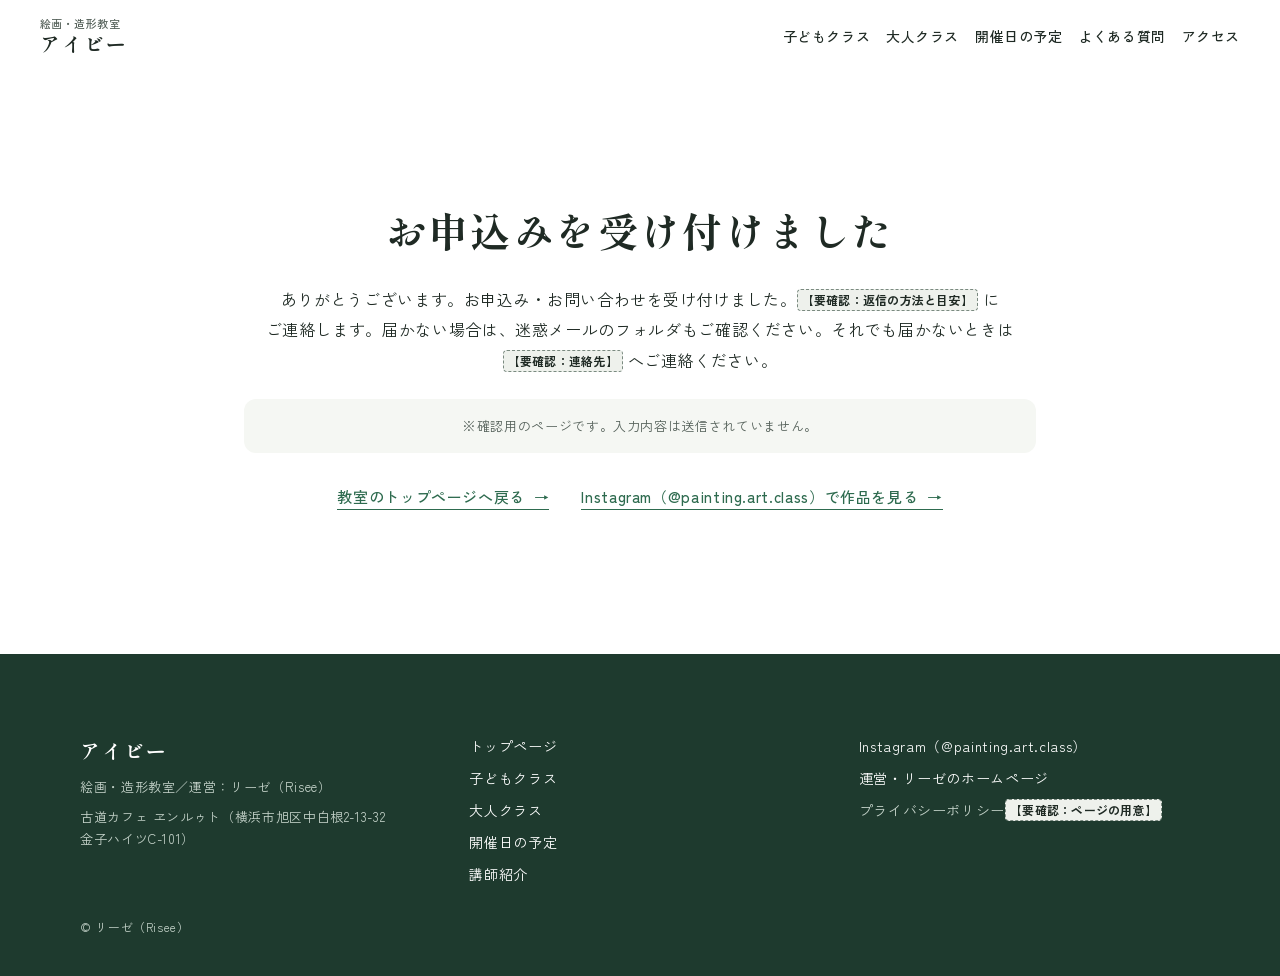
<file: thanks/index.html>
<!doctype html>
<html lang="ja">
<head>
<meta charset="utf-8">
<meta name="viewport" content="width=device-width, initial-scale=1">
<title>お申込みを受け付けました｜アイビー</title>
<meta name="robots" content="noindex,nofollow">
<link rel="icon" href="data:,">
<link rel="preconnect" href="https://fonts.googleapis.com">
<link rel="preconnect" href="https://fonts.gstatic.com" crossorigin>
<link href="https://fonts.googleapis.com/css2?family=Jost:wght@400;500&family=Shippori+Mincho:wght@600;700&family=Zen+Kaku+Gothic+New:wght@400;500;700&display=swap" rel="stylesheet">
<link rel="stylesheet" href="../assets/css/style.css?v=4">
<script>
(function(d){if(window.matchMedia&&matchMedia('(prefers-reduced-motion: reduce)').matches)return;d.classList.add('js-motion');try{if(sessionStorage.getItem('ivy-intro'))d.classList.add('intro-done')}catch(e){}setTimeout(function(){if(!window.ivyReady)d.classList.remove('js-motion')},2500)})(document.documentElement);
</script>
<script src="../assets/js/main.js?v=4" defer></script>
</head>
<body>
<header class="header">
  <a class="logo" href="../">
    <span class="logo__sub">絵画・造形教室</span>
    <span class="logo__main">アイビー</span>
  </a>
  <button class="burger" type="button" aria-label="メニューを開く" aria-expanded="false" aria-controls="nav"><span></span></button>
  <div class="scrim"></div>
  <nav class="nav" id="nav" aria-label="メインメニュー">
    <button class="nav__close" type="button" aria-label="メニューを閉じる"></button>
    <ul class="nav__list">
      <li><a href="../kids/">子どもクラス</a></li>
      <li><a href="../adult/">大人クラス</a></li>
      <li><a href="../#schedule">開催日の予定</a></li>
      <li><a href="../#faq">よくある質問</a></li>
      <li><a href="../#access">アクセス</a></li>
    </ul>
  </nav>
</header>

<main>
  <section class="section thanks">
    <div class="thanks__box">
      <h1>お申込みを受け付けました</h1>
      <p class="thanks__text">ありがとうございます。お申込み・お問い合わせを受け付けました。<span class="tbc">【要確認：返信の方法と目安】</span> にご連絡します。届かない場合は、迷惑メールのフォルダもご確認ください。それでも届かないときは <span class="tbc">【要確認：連絡先】</span> へご連絡ください。</p>
      <p class="thanks__note">※確認用のページです。入力内容は送信されていません。</p>
      <div class="thanks__links">
        <a class="tlink" href="../">教室のトップページへ戻る</a>
        <a class="tlink" href="https://www.instagram.com/painting.art.class/" target="_blank" rel="noopener">Instagram（@painting.art.class）で作品を見る<span class="vh">（新しいタブで開きます）</span></a>
      </div>
    </div>
  </section>
</main>

<footer class="footer">
  <div class="wrap">
    <div class="footer__grid">
      <div>
        <p class="footer__name">アイビー</p>
        <p class="footer__meta">絵画・造形教室／運営：リーゼ（Risee）</p>
        <p class="footer__meta">古道カフェ ヱンルゥト（横浜市旭区中白根2-13-32 金子ハイツC-101）</p>
      </div>
      <ul>
        <li><a href="../">トップページ</a></li>
        <li><a href="../kids/">子どもクラス</a></li>
        <li><a href="../adult/">大人クラス</a></li>
        <li><a href="../#schedule">開催日の予定</a></li>
        <li><a href="../#teacher">講師紹介</a></li>
      </ul>
      <ul>
        <li><a href="https://www.instagram.com/painting.art.class/" target="_blank" rel="noopener">Instagram（@painting.art.class）<span class="vh">（新しいタブで開きます）</span></a></li>
        <li><a href="https://artewald.com/" target="_blank" rel="noopener">運営・リーゼのホームページ<span class="vh">（新しいタブで開きます）</span></a></li>
        <li class="footer__muted">プライバシーポリシー<span class="tbc">【要確認：ページの用意】</span></li>
      </ul>
    </div>
    <p class="footer__copy">© リーゼ（Risee）</p>
  </div>
</footer>
</body>
</html>
</file>
<file: assets/css/style.css>
/* 絵画・造形教室アイビー
   基準：スマホ375。768px〜はタブレット、1024px〜はPC（基準1440） */

/* ===== トークン ===== */
:root {
  --color-main: #2E6B4F;
  --color-main-dark: #22503B;
  --color-ink: #1F2A24;
  --color-text-sub: #55615A;
  --color-bg: #FFFFFF;
  --color-line: #D5DDD7;
  --color-line-strong: #7A8A80;
  --color-deep: #1E3A2E;
  --color-deep-sub: #C5D3CA;
  --color-photo-pending: #EEF1EC;
  /* 色はメイン（緑 #2E6B4F）＋アクセント（若葉 #3F6B26）＋無彩色まで。
     大人クラスはメインの濃い色、子どもクラスはアクセント。エラーの赤だけはフォームの機能色として残す */
  --color-accent: #3F6B26;
  --color-tbc: #1F2A24;
  --color-tbc-bg: #EEF1EC;
  --color-error: #B42318;
  --color-error-bg: #FDECEA;
  --color-kids: var(--color-accent);
  --color-adult: var(--color-main-dark);

  --theme: #2E6B4F;
  --theme-pale: #E4F2EA;
  --theme-soft: #F5F7F3;

  /* 余白トークン（8の倍数。細かい所だけ4と12） */
  --s4: 4px; --s8: 8px; --s12: 12px; --s16: 16px; --s24: 24px; --s32: 32px; --s40: 40px; --s48: 48px;
  --s56: 56px; --s64: 64px; --s80: 80px; --s96: 96px; --s128: 128px; --s144: 144px;

  /* 見出しは4段だけ（SP 36/28/22/18 → PC 56/40/28/20） */
  --h1: 36px; --h2: 28px; --h3: 22px; --h4: 18px;

  --font-head: "Shippori Mincho", "Hiragino Mincho ProN", "Yu Mincho", serif;
  --font-body: "Zen Kaku Gothic New", "Hiragino Sans", "Yu Gothic", sans-serif;
  --font-en: "Jost", "Zen Kaku Gothic New", sans-serif;

  --ls-head: .06em;
  --ls-body: .04em;

  --page-x: 24px;
  --header-h: 56px;
  --fixbar-h: 72px;
  --arc-h: 32px;
  --wave-h: 24px;
  --pname-h: 88px;
  --ring: 4px;
  --band-pad: 80px;
  --head-gap: 40px;

  --ease-out: cubic-bezier(.22, 1, .36, 1);
  --ease-slow: cubic-bezier(.65, 0, .35, 1);
  --dur-react: .25s;
}
[data-theme="kids"]  { --theme: var(--color-accent); --theme-pale: #E8F4DA; --theme-soft: #F3F9EC; }
[data-theme="adult"] { --theme: #22503B; --theme-pale: #E4F2EA; --theme-soft: #F5F7F3; --wave-h: 16px; }

@media (min-width: 768px) {
  :root { --page-x: 40px; }
}
@media (min-width: 1024px) {
  :root {
    --h1: 56px; --h2: 40px; --h3: 28px; --h4: 20px;
    --page-x: 80px;
    --header-h: 72px;
    --arc-h: 64px;
    --wave-h: 48px;
    --ring: 6px;
    --band-pad: 128px;
    --pname-h: 104px;
    --head-gap: 56px;
  }
  [data-theme="adult"] { --wave-h: 32px; }
}

/* ===== 土台 ===== */
*, *::before, *::after { box-sizing: border-box; }
html { -webkit-text-size-adjust: 100%; scroll-padding-top: calc(var(--header-h) + 16px); }
body {
  margin: 0;
  background: var(--color-bg);
  color: var(--color-ink);
  font-family: var(--font-body);
  font-size: 16px;
  line-height: 1.9;
  letter-spacing: var(--ls-body);
  word-break: auto-phrase;
  line-break: strict;
  overflow-x: clip;
  -webkit-font-smoothing: antialiased;
}
body.has-fixbar { padding-bottom: var(--fixbar-h); }
body.is-locked { overflow: hidden; }
h1, h2, h3, p, ul, ol, dl, dd, figure, fieldset, table { margin: 0; padding: 0; }
ul, ol { list-style: none; }
fieldset { border: 0; min-width: 0; }
img, svg { display: block; }
img { max-width: 100%; height: auto; }
a { color: inherit; }
button, input, select, textarea { font: inherit; letter-spacing: inherit; color: inherit; }
:focus-visible { outline: 2px solid var(--theme); outline-offset: 2px; }

.wrap { width: 100%; max-width: 1200px; margin-inline: auto; }
.section { position: relative; padding-inline: var(--page-x); overflow-x: clip; }
.vh {
  position: absolute; width: 1px; height: 1px; margin: -1px; padding: 0; overflow: hidden;
  clip-path: inset(50%); white-space: nowrap; border: 0;
}
.pc-only { display: none; }
.sp-only { display: inline; }
@media (min-width: 1024px) {
  .pc-only { display: inline; }
  .sp-only { display: none; }
}

/* ===== 見出し ===== */
.label {
  display: flex; align-items: center; gap: var(--s8);
  font-family: var(--font-en); font-weight: 500; font-size: 13px; line-height: 1;
  letter-spacing: .2em; color: var(--theme);
}
.label::before {
  content: ""; width: 14px; height: 14px; background: currentColor; flex: none;
  -webkit-mask: var(--leaf) center / contain no-repeat; mask: var(--leaf) center / contain no-repeat;
}
:root {
  --leaf: url("data:image/svg+xml,%3Csvg xmlns='http://www.w3.org/2000/svg' viewBox='0 0 14 14' fill='none' stroke='%23000' stroke-width='1.6'%3E%3Cpath d='M7 13V1M7 5C5.500 3 3 2.700 1 3.700 2 6.500 5 7.700 7 6.700 9 7.700 12 6.500 13 3.700 11 2.700 8.500 3 7 5Z'/%3E%3C/svg%3E");
}
.sec-head { margin-bottom: var(--head-gap); }
.sec-head--flush, .sec-head--tight { margin-bottom: 0; }
.sec-head h2, .h2 {
  margin-top: var(--s8);
  font-family: var(--font-head); font-weight: 600; font-size: var(--h2); line-height: 1.45;
  letter-spacing: var(--ls-head);
}
.h2__sub { display: block; margin-top: var(--s4); font-family: var(--font-body); font-weight: 400; font-size: 13px; line-height: 1.3; color: var(--color-text-sub); letter-spacing: var(--ls-body); }
.lead { margin-top: var(--s8); font-weight: 500; font-size: 15px; line-height: 28px; }
.h3-sec { font-family: var(--font-head); font-weight: 600; font-size: var(--h3); line-height: 1.5; letter-spacing: var(--ls-head); }
@media (min-width: 1024px) {
  .sec-head h2, .h2 { margin-top: var(--s16); }
  .h2__sub { font-size: 16px; }
  .lead { margin-top: var(--s16); font-size: 17px; line-height: 32px; }
}

/* ===== テキストリンク・タグ ===== */
.tlink {
  position: relative; display: inline-block;
  color: var(--theme); font-weight: 500; font-size: 14px; line-height: 22px;
  text-decoration: none; border-bottom: 1px solid currentColor;
}
.tlink::after { content: "\2002→"; }
.tlink::before {
  content: ""; position: absolute; left: 0; right: 0; bottom: -2px; height: 1px; background: currentColor;
  transform: scaleX(0); transform-origin: left; transition: transform .3s var(--ease-out);
}
a.tlink[href]:hover::before { transform: scaleX(1); }
@media (min-width: 1024px) { .tlink { font-size: 15px; line-height: 24px; } }

/* 【要確認：〇〇】の印。オーナーが埋めるまでの仮置き（無彩色＋点線） */
.tbc {
  display: inline-block; padding: 0 var(--s4); border-radius: 4px; border: 1px dashed var(--color-line-strong);
  background: var(--color-tbc-bg); color: var(--color-tbc);
  font-weight: 700; font-size: 12px; line-height: 20px; letter-spacing: .02em; vertical-align: 1px;
}
.tags { display: flex; flex-wrap: wrap; gap: var(--s8); }
.tag {
  display: inline-flex; align-items: center; height: 32px; padding: 0 var(--s16); border-radius: 999px;
  border: 1px solid var(--color-line); background: #fff; font-weight: 500; font-size: 13px; line-height: 1;
}
.tag--solid { background: var(--theme-pale); border-color: transparent; }
.badge-free {
  display: inline-flex; align-items: center; height: 24px; padding: 0 var(--s12); border-radius: 999px;
  background: #E4F2EA; color: var(--color-main-dark); font-weight: 700; font-size: 13px; line-height: 1;
}

/* ===== ボタン ===== */
/* 矢印は右端に固定し、文字は「矢印を除いた部分」の中央に置く（左32／右56） */
.cta {
  position: relative; display: flex; align-items: center; justify-content: center;
  width: 100%; height: 56px; padding: 0 var(--s56) 0 var(--s32); border: 0; border-radius: 999px; cursor: pointer;
  background: var(--color-main); color: #fff; font-weight: 700; font-size: 16px; line-height: 1;
  letter-spacing: .08em; text-decoration: none; white-space: nowrap;
  transition: background var(--dur-react) var(--ease-out);
}
.cta::after { content: "→"; position: absolute; right: 24px; top: 50%; margin-top: -.5em; line-height: 1; transition: transform var(--dur-react) var(--ease-out); }
.cta:hover { background: var(--color-main-dark); }
.cta:hover::after { transform: translateX(4px); }
.cta:active { transform: translateY(1px); }
.cta:focus-visible { outline: none; box-shadow: 0 0 0 2px #fff, 0 0 0 4px var(--theme); }
.cta:disabled { cursor: not-allowed; background: var(--color-line); color: var(--color-text-sub); }
@media (min-width: 1024px) {
  .cta--w { width: 360px; }
}

.choice {
  position: relative; display: flex; align-items: center; justify-content: center;
  width: 100%; height: 56px; padding: 0 var(--s64) 0 var(--s24); border-radius: 999px;
  border: 1.5px solid var(--c, var(--color-kids)); background: #fff; color: var(--color-ink);
  font-weight: 700; font-size: 15px; line-height: 1.3; text-decoration: none;
  transition: background var(--dur-react) var(--ease-out);
}
.choice::after {
  content: "→"; position: absolute; right: 8px; top: 50%; margin-top: calc(var(--s24) * -1); display: grid; place-items: center; width: 40px; height: 40px; border-radius: 50%;
  background: var(--c, var(--color-kids)); color: #fff; font-size: 15px;
  transition: transform var(--dur-react) var(--ease-out);
}
.choice:hover { background: var(--hover, #F3F9EC); }
.choice:hover::after { transform: translateX(4px); }
.choice--kids  { --c: var(--color-kids); --hover: #F3F9EC; }
.choice--adult { --c: var(--color-adult); --hover: #F5F7F3; }
@media (min-width: 1024px) {
  .choice { height: 64px; font-size: 16px; }
  .choice::after { right: 12px; }
  .cardsm .choice { height: 56px; font-size: 15px; }
}

/* ===== ヘッダー ===== */
.header {
  position: sticky; top: 0; z-index: 50;
  display: flex; align-items: center; justify-content: space-between;
  height: var(--header-h); padding-inline: var(--s16) var(--s8);
  background: #fff;
}
.logo { display: block; text-decoration: none; }
.logo__sub { display: block; font-weight: 500; font-size: 10px; line-height: 12px; color: var(--color-text-sub); letter-spacing: .04em; }
.logo__main { display: block; margin-top: 2px; font-family: var(--font-head); font-weight: 700; font-size: 17px; line-height: 20px; letter-spacing: .1em; }
.burger {
  position: relative; width: 44px; height: 44px; padding: 0; border: 0; background: none; cursor: pointer;
}
.burger span, .burger::before, .burger::after {
  content: ""; position: absolute; left: 11px; width: 22px; height: 2px; border-radius: 1px; background: var(--color-ink);
}
.burger::before { top: 13px; }
.burger span { top: 21px; }
.burger::after { top: 29px; }
.nav {
  position: fixed; inset: 0 0 0 auto; z-index: 200; width: 100%;
  display: flex; flex-direction: column; padding: var(--s8) var(--s24) var(--s24); background: #fff; overflow-y: auto;
  visibility: hidden; transform: translateX(100%);
  transition: transform .3s var(--ease-out), visibility .3s;
}
.nav.is-open { visibility: visible; transform: none; }
.nav__close {
  position: relative; align-self: flex-end; width: 44px; height: 44px; margin-right: calc(var(--s12) * -1); padding: 0;
  border: 0; background: none; cursor: pointer;
}
.nav__close::before, .nav__close::after {
  content: ""; position: absolute; left: 11px; top: 21px; width: 22px; height: 2px; background: var(--color-ink);
}
.nav__close::before { transform: rotate(45deg); }
.nav__close::after { transform: rotate(-45deg); }
.nav__list a {
  display: flex; align-items: center; height: 56px; border-bottom: 1px solid var(--color-line);
  font-weight: 500; font-size: 16px; text-decoration: none;
}
.nav__list a[aria-current="page"] { font-weight: 700; color: var(--theme); box-shadow: inset 4px 0 0 var(--theme); padding-left: var(--s16); }
.nav__cta { margin-top: var(--s24); }
.scrim { position: fixed; inset: 0; z-index: 150; background: #000; opacity: 0; visibility: hidden; transition: opacity .3s, visibility .3s; }
.scrim.is-open { opacity: .3; visibility: visible; }

@media (min-width: 1024px) {
  .header { padding-inline: var(--s40); }
  .logo__sub { font-size: 11px; line-height: 13px; }
  .logo__main { font-size: 20px; line-height: 24px; }
  .burger, .nav__close, .scrim { display: none; }
  .nav {
    position: static; flex-direction: row; align-items: center; gap: var(--s24); width: auto; padding: 0;
    background: none; overflow: visible; visibility: visible; transform: none; transition: none;
  }
  .nav__list { display: flex; gap: var(--s16); }
  .nav__list a {
    position: relative; height: auto; border: 0; font-size: 14px; line-height: 20px; letter-spacing: .04em;
  }
  .nav__list a::after {
    content: ""; position: absolute; left: 0; right: 0; bottom: -2px; height: 1px; background: currentColor;
    transform: scaleX(0); transform-origin: left; transition: transform .3s var(--ease-out);
  }
  .nav__list a:hover::after { transform: scaleX(1); }
  .nav__list a[aria-current="page"] { box-shadow: none; padding-left: 0; }
  .nav__list a[aria-current="page"]::after { height: 2px; bottom: -3px; transform: none; }
  .nav__cta { margin-top: 0; }
  .nav__cta .cta { width: 240px; height: 48px; padding: 0 var(--s48) 0 var(--s24); font-size: 14px; letter-spacing: .04em; }
  .nav__cta .cta::after { right: 20px; }
}



/* ===== パンくず ===== */
.crumb {
  display: flex; flex-wrap: wrap; align-items: center;
  font-size: 11px; line-height: 26px; color: var(--color-text-sub);
}
.crumb li + li::before { content: "＞"; margin-inline: var(--s12); }
.crumb a { text-decoration: none; }
.crumb a:hover { text-decoration: underline; }
.crumb-bar { display: flex; align-items: center; min-height: 32px; padding-inline: var(--page-x); }
@media (min-width: 1024px) {
  .crumb { font-size: 12px; line-height: 29px; }
  .crumb-bar { min-height: 40px; }
}

/* ===== 飾り ===== */
.arc { position: absolute; left: 0; display: block; width: 100%; height: var(--arc-h); pointer-events: none; }
.arc--down { bottom: -1px; }
.arc--up { bottom: calc(100% - 1px); }
.arc--dip { top: -1px; }
.blob { position: absolute; z-index: 0; fill: var(--theme-pale); pointer-events: none; }
.wave { position: absolute; width: 150%; height: var(--wave-h); pointer-events: none; }
.wave svg { display: block; width: 100%; height: 100%; }
.wave--top { left: -25%; bottom: calc(100% - 1px); }
.wave--bottom { left: -50%; bottom: -1px; }

/* ===== 写真 ===== */
.ph { position: relative; overflow: hidden; background: var(--theme-soft); }
.ph img { width: 100%; height: 100%; object-fit: cover; }
.ph--ellipse { border-radius: 50%; }
.ph--arch { border-radius: 999px 999px 0 0; }
.ph--empty {
  display: grid; place-items: center; padding: var(--s16); text-align: center;
  background: var(--color-photo-pending); border: 1px dashed var(--color-line-strong);
  color: var(--color-text-sub); font-weight: 700; font-size: 12px; line-height: 1.6;
}
.ph--box { border-radius: 12px; }

/* ===== TOP：FV ===== */
.fv { position: relative; overflow: hidden; background: #F5F7F3; }
.fv__photo { position: relative; height: 100%; --cx: 50%; }
.fv { aspect-ratio: 375 / 320; max-height: 480px; width: 100%; }
.fv__under { position: absolute; left: 0; bottom: 0; width: 100%; height: 65%; object-fit: cover; }
.fv__over {
  position: absolute; inset: 0;
  -webkit-mask: url("data:image/svg+xml,%3Csvg xmlns='http://www.w3.org/2000/svg' viewBox='0 0 375 400' preserveAspectRatio='none'%3E%3Cpath d='M0 0H375V160C250 112 110 282 0 247Z'/%3E%3C/svg%3E") 0 0 / 100% 100% no-repeat;
          mask: url("data:image/svg+xml,%3Csvg xmlns='http://www.w3.org/2000/svg' viewBox='0 0 375 400' preserveAspectRatio='none'%3E%3Cpath d='M0 0H375V160C250 112 110 282 0 247Z'/%3E%3C/svg%3E") 0 0 / 100% 100% no-repeat;
}
.fv__over img { width: 100%; height: 65%; object-fit: cover; }
.fv__line { position: absolute; inset: 0; width: 100%; height: 100%; overflow: visible; pointer-events: none; }
.fv__line path { fill: none; stroke: rgb(255 255 255 / .85); stroke-width: 1.5; }
.fv__line--pc { display: none; }
.fv__card {
  position: absolute; z-index: 2; width: 180px; padding: var(--s8) var(--s12); border-radius: 12px; background: #fff;
}
.fv__card--a { top: 12px; right: 12px; }
.fv__card--b { left: 12px; bottom: 40px; }
.fv__en { display: block; font-family: var(--font-en); font-weight: 500; font-size: 10px; line-height: 10px; letter-spacing: .2em; color: var(--color-main); }
.fv__ja { display: flex; align-items: center; gap: var(--s8); margin-top: var(--s4); font-family: var(--font-head); font-weight: 700; font-size: var(--h4); line-height: 24px; letter-spacing: .1em; color: var(--color-main); }
.fv__ja::after { content: ""; width: 16px; height: 1px; background: currentColor; }
.fv__desc { display: block; margin-top: var(--s4); font-weight: 500; font-size: 11px; line-height: 17px; letter-spacing: .02em; white-space: nowrap; }
@media (min-width: 768px) {
  .fv { aspect-ratio: 1440 / 440; max-height: none; }
  .fv__over { display: none; }
  .fv__under { position: static; height: 100%; }
  .fv__line--sp { display: none; }
  .fv__line--pc { display: block; }
  .fv__line path { stroke-width: 2; }
  .fv__line--pc { filter: drop-shadow(0 0 10px rgb(255 255 255 / .5)); }
  .fv__photo { --cx: 45.3%; }
  .fv__card { width: 216px; padding: var(--s16) var(--s16); }
  .fv__card--a { top: 24px; left: max(var(--page-x), calc(50% - 600px)); right: auto; }
  .fv__card--b { bottom: 56px; right: max(var(--page-x), calc(50% - 600px)); left: auto; }
  .fv__en { font-size: 11px; line-height: 11px; }
  .fv__ja { line-height: 28px; }
  .fv__desc { font-size: 13px; line-height: 20px; }
}

.hero { padding: var(--s24) var(--page-x) var(--s24); }
.hero__pre { display: block; font-family: var(--font-head); font-weight: 600; font-size: var(--h4); line-height: 1.5; letter-spacing: .08em; }
.hero__main { display: block; font-family: var(--font-head); font-weight: 700; font-size: var(--h1); line-height: 1.35; letter-spacing: .04em; white-space: nowrap; }
.hero h1 { margin-top: var(--s8); color: var(--color-main); font-weight: 700; font-size: var(--h4); line-height: 1.5; letter-spacing: .04em; }
/* サブコピー：画材の多さを伝える */
.hero__lead { margin-top: var(--s12); color: var(--color-ink); font-weight: 500; font-size: 15px; line-height: 26px; }
.pre-cta { margin-top: var(--s24); margin-bottom: var(--s8); color: var(--theme); font-weight: 700; font-size: 14px; line-height: 21px; letter-spacing: .08em; }
@media (min-width: 1024px) {
  .hero { padding: var(--s32) var(--page-x) var(--s40); text-align: center; }
  .hero__main { line-height: 1.3; letter-spacing: .06em; }
  .hero h1 { margin-top: var(--s8); }
  .hero__lead { margin-top: var(--s16); font-size: 18px; line-height: 32px; }
  /* PCは1画面にCTAまで収めるため、ボタン上の一言を省く */
  .pre-cta { display: none; }
  .hero .cta, .intro .cta--w { margin-top: var(--s32); }
  .hero .cta { margin-inline: auto; }
}

/* ===== TOP：クラス ===== */
.classes { padding-top: var(--s24); padding-bottom: var(--s80); }
.panels { display: grid; gap: var(--s32); }
.panel { position: relative; display: flex; flex-direction: column; }
.panel__img { aspect-ratio: 335 / 280; background: var(--theme-soft); }
.panel__img img { transition: transform .6s var(--ease-out); }
.panel__name {
  position: relative; z-index: 1;
  width: 280px; max-width: calc(100% - 32px); height: var(--pname-h); margin: calc(var(--pname-h) / -2) auto 0; padding-top: var(--s16); border-radius: 999px;
  background: var(--c); color: #fff; text-align: center;
  transition: transform .3s var(--ease-out);
}
.panel__en { display: block; font-family: var(--font-en); font-weight: 500; font-size: 11px; line-height: 11px; letter-spacing: .2em; }
.panel__row { display: flex; align-items: baseline; justify-content: center; gap: var(--s8); margin-top: var(--s4); }
.panel__row h3 { font-family: var(--font-head); font-weight: 700; font-size: var(--h3); line-height: 1.3; letter-spacing: var(--ls-head); }
.panel__row span { font-weight: 500; font-size: 13px; line-height: 1.3; white-space: nowrap; }
.panel__body { margin-top: calc(var(--pname-h) / -2); padding: var(--s64) var(--s24) var(--s24); border-radius: 0 0 24px 24px; background: var(--pale); }
.panel--kids  { --c: var(--color-kids);  --pale: #E8F4DA; }
.panel--adult { --c: var(--color-adult); --pale: #E4F2EA; }
.panel .choice::before { content: ""; position: absolute; inset: 0; border-radius: 999px 999px 24px 24px; }
@media (hover: hover) and (min-width: 1024px) {
  .panel:hover .panel__img img { transform: scale(1.04); }
  .panel:hover .panel__name { transform: translateY(-4px); }
  .panel:hover .choice { background: var(--hover); }
}
@media (min-width: 768px) { .panels { grid-template-columns: 1fr 1fr; gap: var(--s24); } }
@media (min-width: 1024px) {
  .classes { padding-top: var(--s40); padding-bottom: var(--s128); }
  .panel__img { aspect-ratio: 588 / 440; }
  .panel__name { width: 400px; margin-top: calc(var(--pname-h) / -2); padding-top: var(--s24); }
  .panel__en { font-size: 12px; line-height: 12px; }
  .panel__row { margin-top: var(--s8); }
  .panel__row span { font-size: 14px; }
  .panel__body { margin-top: calc(var(--pname-h) / -2); padding: var(--s80) var(--s32) var(--s32); }
}

/* ===== カード（特徴・できること） ===== */
.features { padding-top: var(--s56); padding-bottom: var(--s80); }
.cards { position: relative; display: grid; gap: var(--s48); }
.card { position: relative; display: flex; flex-direction: column; }
.card > .ph, .card__ph { position: relative; z-index: 1; aspect-ratio: 4 / 3; width: 100%; }
.cards--wide .card > .ph { aspect-ratio: 3 / 2; }
.card__no { margin-top: var(--s24); color: var(--theme); font-family: var(--font-en); font-weight: 500; font-size: 20px; line-height: 20px; }
.card h3 { margin-top: var(--s8); font-family: var(--font-head); font-weight: 600; font-size: var(--h3); line-height: 1.5; letter-spacing: var(--ls-head); }
.card__text { margin-top: var(--s8); font-size: 16px; line-height: 30px; }
.card__sub { margin-top: var(--s8); font-weight: 700; font-size: 14px; line-height: 20px; }
.card .tags { margin-top: var(--s8); }
.card .tbc { align-self: flex-start; margin-top: var(--s8); }
.card .tlink { align-self: flex-start; margin-top: var(--s8); }
.card > .blob { width: 180px; height: 144px; left: -24px; top: 0; }
.point-note { margin-top: var(--s40); color: var(--color-text-sub); font-size: 14px; line-height: 25px; }
@media (min-width: 768px) {
  .cards:not(.cards--wide) { grid-template-columns: repeat(3, 1fr); gap: var(--s24); }
  .cards--wide { grid-template-columns: 1fr 1fr; gap: var(--s24); }
}
@media (min-width: 1024px) {
  .features { padding-top: var(--s96); padding-bottom: var(--s128); }
  .cards:not(.cards--wide) .card:nth-child(2) { margin-top: var(--s64); }
  .card__text { margin-top: var(--s8); }
  .card > .blob { width: 260px; height: 208px; left: -56px; top: -8px; }
  .point-note { margin-top: var(--s56); }
}

/* ===== 講師 ===== */
.teacher { padding-top: var(--s80); padding-bottom: var(--s80); }
.teacher__grid { display: grid; }
.teacher__photo { position: relative; justify-self: center; width: 240px; }
.teacher__photo .ph { position: relative; z-index: 1; aspect-ratio: 3 / 4; }
.teacher__photo .blob { width: 200px; height: 160px; left: 122px; top: 200px; }
.teacher__body { margin-top: var(--s32); }
.teacher__body .tbc { margin-top: var(--s16); }
.teacher__body .h3-sec { margin-top: var(--s16); }
.career { margin-top: var(--s16); }
.career li { position: relative; padding-left: var(--s24); line-height: 27px; }
.career li + li { margin-top: var(--s16); }
.career li::before {
  content: ""; position: absolute; left: 0; top: 7px; width: 14px; height: 14px; background: var(--theme);
  -webkit-mask: var(--leaf) center / contain no-repeat; mask: var(--leaf) center / contain no-repeat;
}
.career strong { font-weight: 700; }
.mural { margin-top: var(--s16); aspect-ratio: 3 / 2; max-width: 486px; display: block; text-align: left; }
.teacher__body .tlink { margin-top: var(--s16); }
.teacher__cta { margin-top: var(--s32); }
.teacher--class .teacher__photo { width: 150px; }
.teacher--class .teacher__photo .blob { display: none; }
.teacher--class .career li { line-height: 30px; }
@media (min-width: 1024px) {
  .teacher { padding-top: var(--s128); padding-bottom: var(--s128); }
  .teacher__grid { grid-template-columns: 384px minmax(0, 690px); column-gap: var(--s24); justify-content: space-between; align-items: start; }
  .teacher__photo { justify-self: start; width: 384px; }
  .teacher__photo .blob { width: 320px; height: 256px; left: 184px; top: 296px; }
  .teacher__body { margin-top: 0; }
  .mural { margin-top: var(--s24); }
  .teacher--class .teacher__grid { grid-template-columns: 282px minmax(0, 792px); }
  .teacher--class .teacher__photo { width: 282px; }
  .teacher--class .teacher__photo .blob { display: block; width: 240px; height: 192px; left: -48px; top: 216px; }
  .teacher__cta { margin-top: var(--s32); }
}

/* ===== 帯（予定・スケジュール） ===== */
.band { background: var(--theme-pale); padding-top: calc(var(--wave-h) + var(--band-pad)); padding-bottom: calc(var(--wave-h) + var(--band-pad)); }
.split { display: grid; gap: var(--s24); }
@media (min-width: 1024px) { .split { grid-template-columns: 384px minmax(0, 792px); justify-content: space-between; } }
.split .sec-head { margin-bottom: 0; }

.panel-white { border-radius: 12px; background: #fff; border: 1px solid var(--color-line); }
.plan { padding: var(--s16) var(--s24); }
.plan h3 { font-family: var(--font-head); font-weight: 600; font-size: var(--h4); line-height: 1.5; letter-spacing: var(--ls-head); }
.plan li { display: flex; flex-wrap: wrap; align-items: baseline; column-gap: var(--s16); padding: var(--s16) 0; border-top: 1px solid var(--color-line); line-height: 28px; }
.plan ul { margin-top: var(--s8); }
.plan__m { font-family: var(--font-en); font-size: 20px; line-height: 28px; color: var(--theme); }
.plan .tbc { margin-top: var(--s4); }
.table-wrap { margin-top: var(--s16); overflow: hidden; }
.table { width: 100%; border-collapse: collapse; }
.table tr + tr > * { border-top: 1px solid var(--color-line); }
.table th, .table td { display: block; text-align: left; font-weight: 400; }
.table th { padding: var(--s12) var(--s16) 0; color: var(--color-text-sub); font-weight: 700; font-size: 13px; line-height: 21px; }
.table td { padding: var(--s4) var(--s16) var(--s12); font-size: 16px; line-height: 26px; border-top: 0 !important; }
.table td .tbc, .table td .badge-free { display: block; width: fit-content; margin-top: var(--s8); }
.table td > .tbc:first-child { margin-top: 0; }
@media (min-width: 1024px) {
  .plan { padding: var(--s32) var(--s40) var(--s32); }
  .plan ul { margin-top: var(--s8); }
  .plan li { padding: var(--s16) 0; column-gap: var(--s16); }
  .plan .tbc { margin-top: 0; }
  .table-wrap { margin-top: var(--s24); }
  .table th, .table td { display: table-cell; vertical-align: middle; }
  .table th { width: 200px; padding: var(--s16) var(--s24); background: var(--theme-soft); color: var(--color-ink); font-size: 14px; line-height: 22px; }
  .table td { padding: var(--s16) var(--s24); border-top: 1px solid var(--color-line) !important; }
  .table tr:first-child td { border-top: 0 !important; }
  .table--access th { width: 130px; white-space: nowrap; }
  .table--access td { padding-right: var(--s16); }
}

/* ===== Instagram ===== */
.insta { padding-top: var(--s80); padding-bottom: var(--s80); }
.insta__grid { display: grid; grid-template-columns: repeat(3, 1fr); gap: var(--s8); }
.insta__grid li { aspect-ratio: 1; border-radius: 8px; }
.insta__grid li:nth-child(1) { background: #E4F2EA; }
.insta__grid li:nth-child(2) { background: #E8F4DA; }
.insta__grid li:nth-child(3) { background: #F5F7F3; }
.insta__grid li:nth-child(4) { background: #F5F7F3; display: none; }
.insta .tlink { margin-top: var(--s40); }
@media (min-width: 1024px) {
  .insta { padding-top: var(--s128); padding-bottom: var(--s128); }
  .insta__grid { grid-template-columns: repeat(4, 1fr); gap: var(--s24); }
  .insta__grid li { border-radius: 12px; }
  .insta__grid li:nth-child(4) { display: block; }
  .insta .tlink { margin-top: var(--s56); }
}

/* ===== 流れ・ステップ ===== */
.trial { padding-top: var(--s40); padding-bottom: var(--s80); }
.steps { position: relative; display: grid; gap: var(--s32); }
.steps__no {
  position: relative; z-index: 1; display: grid; place-items: center; width: 48px; height: 48px; border-radius: 50%;
  background: #fff; border: 1.5px solid var(--theme); color: var(--theme);
  font-family: var(--font-en); font-size: 18px; line-height: 1;
}
.steps__title { margin-top: var(--s8); font-weight: 700; font-size: var(--h4); line-height: 1.5; }
.steps__text { margin-top: var(--s8); font-size: 15px; line-height: 27px; }
.steps .tbc { margin-top: var(--s8); }
.steps__curve { position: absolute; pointer-events: none; overflow: visible; }
.steps__curve path, .timeline__curve path { fill: none; stroke: var(--theme); stroke-width: 1.5; }
.steps__curve--pc { display: none; }
.steps__curve--sp { left: 7px; top: 44px; width: 30px; height: calc(100% - 44px); }
.steps--curved { padding-left: var(--s64); gap: var(--s32); }
.steps--curved .steps__no { width: 56px; height: 56px; font-size: 20px; }
.steps--curved .steps__title { margin-top: var(--s8); }
.steps--curved .steps__text { margin-top: var(--s8); }
.steps-note { margin-top: var(--s24); color: var(--color-text-sub); font-size: 14px; line-height: 25px; }
.section-cta { margin-top: var(--s40); }
.sec-head--steps { margin-bottom: var(--s24); }
.sec-head--tl { margin-bottom: var(--s24); }
@media (min-width: 1024px) {
  .trial { padding-top: var(--s64); padding-bottom: var(--s128); }
  .steps { grid-template-columns: repeat(3, 1fr); gap: var(--s24); }
  .steps--curved { padding-left: 0; gap: var(--s24); }
  .steps__curve--pc { display: block; left: 0; top: 0; width: 100%; height: 56px; }
  .steps__curve--sp { display: none; }
  .section-cta { margin-top: var(--s56); }
  .sec-head--steps { margin-bottom: var(--s32); }
  .sec-head--tl { margin-bottom: var(--s40); }
  .steps-note { margin-top: var(--s32); }
  .steps-note + .section-cta { margin-top: var(--s32); }
  .steps--class + .section-cta { margin-top: var(--s40); }
  .section-cta--faq { margin-top: var(--s40); }
}

.timeline { position: relative; display: grid; gap: var(--s24); }
.timeline li { position: relative; padding-left: var(--s40); }
.timeline__dot { position: absolute; left: 7px; top: 4px; z-index: 1; width: 14px; height: 14px; border-radius: 50%; background: var(--theme); }
.timeline__time { display: block; min-height: 18px; color: var(--theme); font-family: var(--font-en); font-weight: 500; font-size: 18px; line-height: 18px; letter-spacing: .04em; }
.timeline__title { display: block; margin-top: var(--s8); font-weight: 700; font-size: var(--h4); line-height: 1.5; }
.timeline .tbc { margin-top: var(--s8); }
.timeline__curve { position: absolute; left: 11px; top: 10px; width: 6px; height: calc(100% - 10px); overflow: visible; pointer-events: none; }
.timeline__curve--pc { display: none; }
.dayline {
  display: flex; align-items: center; gap: var(--s12); margin-top: var(--s32); padding: var(--s12) var(--s24); border-radius: 28px; background: #fff;
  font-size: 13px; line-height: 21px;
}
.dayline__icon { flex: none; color: var(--theme); font-size: 16px; line-height: 1; }
.dayline .tlink { display: none; }
.subsec { margin-top: var(--s64); }
.h3-block { margin-top: var(--s32); margin-bottom: var(--s24); }
@media (min-width: 1024px) {
  .timeline { grid-template-columns: repeat(4, 1fr); gap: 0; padding-top: var(--s24); }
  .timeline li { padding-left: 0; padding-right: var(--s16); }
  .timeline__dot { left: 0; top: -22px; }
  .timeline__time { min-height: 22px; font-size: 22px; line-height: 22px; }
  .timeline__title { margin-top: var(--s8); }
  .timeline__curve--sp { display: none; }
  .timeline__curve--pc { display: block; left: 0; top: 0; width: 100%; height: 14px; }
  .dayline { width: 792px; max-width: 100%; min-height: 56px; margin-top: var(--s40); padding: 0 var(--s24) 0 var(--s32); border-radius: 999px; font-size: 15px; line-height: 23px; }
  .dayline .tlink { display: inline-block; flex: none; margin-left: 0; font-size: 14px; line-height: 20px; }
  .subsec { margin-top: var(--s96); }
  .h3-block { margin-top: var(--s40); margin-bottom: var(--s40); }
  .steps--class .steps__no { margin-bottom: 0; }
}

/* ===== 料金・時間 ===== */
.summary { padding-top: 0; padding-bottom: var(--s80); }
.summary .table-wrap { margin-top: 0; }
.summary .tlink { margin-top: var(--s24); }
@media (min-width: 1024px) { .summary { padding-bottom: var(--s128); } }
.summary--sp-pad { padding-top: var(--s80); }
@media (min-width: 1024px) { .summary--sp-pad { padding-top: 0; } }

/* ===== FAQ・アクセス ===== */
.soft { position: relative; background: var(--theme-soft); padding-top: var(--s80); padding-bottom: calc(var(--s80) + var(--arc-h)); }
.faq { padding: var(--s4) var(--s16); }
.faq details + details { border-top: 1px solid var(--color-line); }
.faq summary {
  position: relative; display: grid; grid-template-columns: 34px 1fr 28px; align-items: center; column-gap: var(--s8);
  min-height: 64px; padding: var(--s24) 0; cursor: pointer; list-style: none;
}
.faq summary::-webkit-details-marker { display: none; }
.faq__q, .faq__a { font-family: var(--font-head); font-weight: 700; font-size: 22px; line-height: 1.2; }
.faq__q { color: var(--theme); }
.faq__a { color: var(--color-main-dark); }
.faq h3 { font-weight: 700; font-size: var(--h4); line-height: 1.6; }
.faq__sign { justify-self: end; color: var(--theme); font-size: 18px; line-height: 1; }
.faq__sign::before { content: "＋"; }
details[open] .faq__sign::before { content: "−"; }
details[open] > summary { padding-bottom: var(--s12); }
.faq__body { display: grid; grid-template-columns: 34px 1fr; column-gap: var(--s8); padding-bottom: var(--s24); }
.faq__body p { line-height: 30px; }
.faq__body .tlink { margin-top: var(--s8); }
.faq__main { min-width: 0; }
.faq-links { display: flex; flex-direction: column; align-items: flex-start; gap: var(--s12); margin-top: var(--s24); }
.access { margin-top: var(--s80); }
.access__grid { display: grid; }
.access .table-wrap { margin-top: 0; }
.sec-head--access { margin-bottom: var(--s24); }
.access .tlink { margin-top: var(--s24); }
.access__media { display: grid; gap: var(--s16); margin-top: var(--s24); }
.mapbox { display: grid; place-items: center; height: 224px; border-radius: 12px; background: #fff; border: 1px solid var(--color-line); color: var(--color-text-sub); font-size: 13px; }
.photo-box { aspect-ratio: 3 / 2; font-size: 12px; }
@media (min-width: 1024px) {
  .soft { padding-top: var(--s128); padding-bottom: calc(var(--s128) + var(--arc-h)); }
  .faq { padding: var(--s8) var(--s40); }
  .faq summary { grid-template-columns: 34px 1fr 28px; padding: var(--s24) 0; }
  .faq details[open] > summary { padding-bottom: var(--s16); }
  .faq__body { padding-bottom: var(--s24); }
  .faq-links { flex-direction: row; gap: var(--s32); }
  .access { margin-top: var(--s128); }
  .access__grid { grid-template-columns: minmax(0, 486fr) minmax(0, 690fr); column-gap: var(--s24); }
  .access__media { margin-top: 0; }
  .mapbox { height: 400px; }
  .photo-box { aspect-ratio: auto; height: 240px; }
}

/* ===== 申込み ===== */
.apply { position: relative; background: var(--theme-pale); padding-top: calc(var(--arc-h) + var(--s96)); padding-bottom: var(--s96); }
.apply__blob { display: none; }
.apply__lead { margin-bottom: var(--s24); font-weight: 500; font-size: 15px; line-height: 28px; }
.apply__lead .tbc { margin-inline: 2px; }
.form { padding: var(--s32) var(--s24); border-radius: 12px; background: #fff; border: 1px solid var(--color-line); }
.field + .field { margin-top: var(--s24); }
.field__label, legend {
  display: flex; align-items: center; flex-wrap: wrap; gap: var(--s8); padding: 0; margin-bottom: var(--s8);
  font-weight: 700; font-size: 15px; line-height: 23px;
}
.req, .opt { display: inline-block; padding: 2px var(--s8); border-radius: 999px; font-weight: 700; font-size: 11px; line-height: 15px; }
.req { background: var(--color-main); color: #fff; }
.opt { background: var(--color-photo-pending); color: var(--color-text-sub); }
.input {
  display: block; width: 100%; height: 52px; padding: 0 var(--s16); border: 1px solid var(--color-line-strong); border-radius: 12px; background: #fff;
}
select.input {
  appearance: none; -webkit-appearance: none; padding-right: var(--s40);
  background: #fff url("data:image/svg+xml,%3Csvg xmlns='http://www.w3.org/2000/svg' width='12' height='8' viewBox='0 0 12 8'%3E%3Cpath d='M1 1.500 6 6.500 11 1.500' fill='none' stroke='%2355615A' stroke-width='1.500'/%3E%3C/svg%3E") right 16px center no-repeat;
}
textarea.input { height: 120px; padding: var(--s12) var(--s16); resize: vertical; line-height: 1.7; }
.input:focus-visible { outline: 2px solid var(--theme); outline-offset: 0; }
.input[aria-invalid="true"] { border-color: var(--color-error); background-color: var(--color-error-bg); }
.radios { display: grid; gap: var(--s12); }
.radio {
  display: flex; align-items: center; gap: var(--s8); height: 52px; padding: 0 var(--s16); border: 1px solid var(--color-line-strong);
  border-radius: 999px; background: #fff; font-weight: 500; font-size: 15px; line-height: 1.3; cursor: pointer; white-space: nowrap;
}
.radio input {
  appearance: none; -webkit-appearance: none; flex: none; width: 20px; height: 20px; margin: 0; border-radius: 50%;
  border: 1px solid var(--color-line-strong); background: #fff; cursor: pointer;
}
.radio input:checked { border: 6px solid var(--theme); }
.radio:has(input:checked) { background: var(--theme-pale); border-color: var(--theme); }
.check { display: flex; align-items: center; gap: var(--s12); font-weight: 500; font-size: 15px; line-height: 23px; cursor: pointer; }
.check input {
  appearance: none; -webkit-appearance: none; flex: none; width: 22px; height: 22px; margin: 0; border-radius: 6px;
  border: 1px solid var(--color-line-strong); background: #fff; cursor: pointer; display: grid; place-items: center;
}
.check input:checked { background: var(--theme); border-color: var(--theme); }
.check input:checked::before { content: ""; width: 11px; height: 6px; margin-top: calc(var(--s4) * -1); border-left: 2px solid #fff; border-bottom: 2px solid #fff; transform: rotate(-45deg); }
.err { display: flex; gap: var(--s8); margin-top: var(--s8); color: var(--color-error); font-weight: 500; font-size: 13px; line-height: 1.6; }
.err::before { content: "！"; font-weight: 700; }
.err[hidden] { display: none; }
.form .cta { height: 60px; margin-top: var(--s24); }
.form__note { margin-top: var(--s12); color: var(--color-text-sub); font-size: 12px; line-height: 1.7; text-align: center; }
.cardsm {
  display: grid; gap: var(--s8); margin-top: var(--s24); padding: var(--s24); border-radius: 24px; background: #fff;
}
.cardsm__photo { width: 88px; height: 88px; }
.cardsm__badge { display: inline-flex; align-items: center; height: 22px; margin-top: var(--s8); padding: 0 var(--s8); border-radius: 999px; background: var(--c); color: #fff; font-weight: 700; font-size: 12px; line-height: 1; justify-self: start; }
.cardsm__title { font-family: var(--font-head); font-weight: 700; font-size: var(--h4); line-height: 1.5; letter-spacing: var(--ls-head); }
.cardsm__text { font-size: 14px; line-height: 24px; }
.cardsm .choice { margin-top: var(--s8); }
.cardsm--kids  { --c: var(--color-kids); }
.cardsm--adult { --c: var(--color-adult); }
@media (min-width: 768px) { .radios { grid-template-columns: repeat(auto-fit, minmax(0, max-content)); } }
@media (min-width: 1024px) {
  .apply { padding-top: calc(var(--arc-h) + var(--s144)); padding-bottom: var(--s144); }
  .apply__blob {
    display: block; position: absolute; z-index: 0; left: max(432px, calc(50% - 288px)); top: 104px; width: 280px; height: 224px;
    fill: #fff; opacity: .6; pointer-events: none;
  }
  .apply__lead { position: relative; font-size: 17px; line-height: 32px; }
  .form { padding: var(--s48); }
  .cardsm { grid-template-columns: 112px 1fr 280px; grid-template-rows: auto auto auto; column-gap: var(--s24); row-gap: var(--s4); align-items: center; min-height: 192px; padding: var(--s24) var(--s32); }
  .cardsm__photo { grid-row: 1 / span 3; width: 112px; height: 112px; }
  .cardsm__badge { grid-column: 2; margin-top: 0; }
  .cardsm__title { grid-column: 2; }
  .cardsm__text { grid-column: 2; }
  .cardsm .choice { grid-column: 3; grid-row: 1 / span 3; margin-top: 0; }
}

/* ===== クラスのページ：ギャラリーと導入 ===== */
.gallery { position: relative; overflow: hidden; background: var(--theme-soft); }
.gallery__inner { position: relative; width: min(100%, 560px); aspect-ratio: 375 / 352; margin-inline: auto; }
.gallery .blob--a { width: 53.33%; height: 42.61%; left: -5.33%; top: 42.61%; }
.gallery .blob--b { display: none; }
.g { position: absolute; display: flex; flex-direction: column; align-items: center; }
.g figure { display: contents; }
.g .ph { width: 100%; box-shadow: 0 0 0 var(--ring) #fff; overflow: hidden; }
.g figcaption { margin-top: var(--s8); font-weight: 500; font-size: 12px; line-height: 17px; letter-spacing: .06em; white-space: nowrap; }
.g1 { left: 5.33%;  top: 5.68%;  width: 62.93%; z-index: 2; }
.g1 .ph { aspect-ratio: 500 / 380; border-radius: 50%; }
.g2 { left: 61.33%; top: 51.14%; width: 29.33%; z-index: 1; }
.g2 .ph { aspect-ratio: 1; border-radius: 50%; }
.g3 { left: 62.67%; top: 4.55%;  width: 32%; z-index: 1; }
.g3 .ph { aspect-ratio: 1; border-radius: 50%; }
.g4, .g5 { display: none; }
.g .ph--empty { font-size: 11px; padding: var(--s4); box-shadow: none; }
@media (min-width: 1024px) {
  .gallery__inner { width: min(80%, 1056px); aspect-ratio: 1440 / 600; }
  .gallery .blob--a { width: 31.94%; height: 56.67%; left: 15.97%; top: 43.33%; }
  .gallery .blob--b { display: block; width: 23.61%; height: 46.67%; left: 73.61%; top: -3.33%; transform: scaleX(-1); }
  .g figcaption { margin-top: var(--s12); font-size: 14px; line-height: 20px; }
  .g1 { left: 32.64%; top: 8%;     width: 34.72%; }
  .g2 { left: 11.81%; top: 18.33%; width: 18.06%; }
  .g2 .ph { aspect-ratio: 260 / 360; border-radius: 999px 999px 0 0; }
  .g3 { left: 70.14%; top: 5.33%;  width: 18.06%; }
  .g4 { display: flex; left: 62.5%;  top: 53%;    width: 10.42%; z-index: 3; }
  .g5 { display: flex; left: 78.13%; top: 58.67%; width: 11.11%; z-index: 1; }
  .g4 .ph, .g5 .ph { aspect-ratio: 1; border-radius: 50%; }
}

.intro { padding-bottom: var(--s64); }
.intro .label { margin-top: var(--s12); }
.intro h1 { margin-top: var(--s12); font-weight: 700; font-size: var(--h1); line-height: 1.3; }
.intro__1 { display: block; color: var(--theme); font-weight: 700; font-size: 14px; line-height: 21px; letter-spacing: .06em; }
.intro__2 { display: block; font-family: var(--font-head); font-weight: 700; font-size: var(--h1); line-height: 1.3; letter-spacing: var(--ls-head); }
.intro__3 { display: block; font-family: var(--font-head); font-weight: 600; font-size: var(--h4); line-height: 1.5; letter-spacing: var(--ls-head); }
.intro__lead { margin-top: var(--s12); font-weight: 500; font-size: 15px; line-height: 26px; }
.intro .pre-cta { margin-top: var(--s24); }
.chips {
  display: flex; gap: var(--s8); margin-top: var(--s24); margin-right: calc(var(--page-x) * -1); padding-right: var(--page-x);
  overflow-x: auto; scrollbar-width: none;
}
.chips::-webkit-scrollbar { display: none; }
.chips li { flex: none; }
.chip {
  flex: none; display: flex; align-items: center; gap: var(--s8); height: 40px; white-space: nowrap; padding: 0 var(--s16); border-radius: 999px;
  border: 1px solid var(--theme); background: #fff; font-weight: 500; font-size: 14px; line-height: 1; text-decoration: none;
  transition: background var(--dur-react) var(--ease-out);
}
.chip::after { content: "↓"; color: var(--theme); font-size: 12px; transition: transform var(--dur-react) var(--ease-out); }
.chip:hover { background: var(--theme-soft); }
.chip:hover::after { transform: translateY(2px); }
.point { padding-top: var(--s24); padding-bottom: var(--s80); }
.materials { margin-top: var(--s80); }
.tiles { display: grid; grid-template-columns: 1fr 1fr; gap: var(--s24) var(--s16); }
.tile .ph { aspect-ratio: 3 / 4; }
.tile h3 { margin-top: var(--s12); font-family: var(--font-head); font-weight: 600; font-size: var(--h4); line-height: 1.5; letter-spacing: var(--ls-head); }
.tile p { margin-top: var(--s8); font-size: 14px; line-height: 24px; }
@media (min-width: 768px) { .tiles { grid-template-columns: repeat(4, 1fr); gap: var(--s24); } }
@media (min-width: 1024px) {
  .intro { padding-bottom: var(--s96); }
  .intro .label { margin-top: var(--s16); }
  .intro h1 { margin-top: var(--s16); }
  .intro__1 { font-size: 16px; line-height: 24px; }
  .intro__lead { max-width: 792px; margin-top: var(--s16); font-size: 18px; line-height: 32px; }
  .chips { margin-top: var(--s32); margin-right: 0; padding-right: 0; flex-wrap: wrap; }
  .point { padding-top: var(--s40); padding-bottom: var(--s128); }
  .materials { margin-top: var(--s128); }
  .tile h3 { margin-top: var(--s8); }
  .tile p { margin-top: var(--s8); }
}

/* ===== フッター ===== */
.footer { padding: var(--s56) var(--page-x) var(--s40); background: var(--color-deep); color: #fff; }
.footer__grid { display: grid; gap: var(--s24); }
.footer__name { font-family: var(--font-head); font-weight: 700; font-size: 18px; line-height: 31px; letter-spacing: .1em; }
.footer__meta { margin-top: var(--s8); color: var(--color-deep-sub); font-size: 13px; line-height: 22px; }
.footer__meta + .footer__meta { margin-top: var(--s8); }
.footer li { font-size: 14px; line-height: 24px; }
.footer li + li { margin-top: var(--s8); }
.footer a { text-decoration: none; }
.footer a:hover { text-decoration: underline; }
.footer__muted { color: var(--color-deep-sub); font-size: 13px; }
.footer__copy { margin-top: var(--s24); color: var(--color-deep-sub); font-size: 12px; line-height: 18px; }
@media (min-width: 1024px) {
  .footer { padding: var(--s80) var(--page-x) var(--s40); }
  .footer__grid { grid-template-columns: repeat(3, 1fr); gap: var(--s48); }
  .footer__name { font-size: 20px; line-height: 34px; }
  .footer__copy { margin-top: var(--s32); }
}

/* ===== スマホ固定ボタン ===== */
.fixbar {
  position: fixed; left: 0; right: 0; bottom: 0; z-index: 100; padding: var(--s8) var(--s16); height: var(--fixbar-h);
  background: #fff; box-shadow: 0 -1px 0 var(--color-line); transition: transform var(--dur-react) var(--ease-out);
}
.fixbar.is-hidden { transform: translateY(100%); }
@media (min-width: 1024px) {
  .fixbar { display: none; }
  body.has-fixbar { padding-bottom: 0; }
}

/* ===== 申込み完了 ===== */
.thanks { padding-top: var(--s80); padding-bottom: var(--s96); }
.thanks__box { max-width: 792px; margin-inline: auto; text-align: center; }
.thanks h1 { font-family: var(--font-head); font-weight: 700; font-size: var(--h2); line-height: 1.5; letter-spacing: var(--ls-head); }
.thanks__text { margin-top: var(--s24); }
.thanks__note { margin-top: var(--s24); padding: var(--s16) var(--s16); border-radius: 12px; background: var(--theme-soft); color: var(--color-text-sub); font-size: 13px; line-height: 1.7; }
.thanks__links { display: flex; flex-direction: column; align-items: center; gap: var(--s12); margin-top: var(--s32); }
@media (min-width: 1024px) {
  .thanks { padding-top: var(--s128); padding-bottom: var(--s144); }
  .thanks__links { flex-direction: row; justify-content: center; gap: var(--s32); }
}

/* ===== 開く幕・写真の切り替え・写真の帯 ===== */
.curtain { display: none; }
.fv__scroll { display: none; }
.fv__side {
  position: absolute; inset: 0; pointer-events: none;
  -webkit-mask: var(--side) 0 0 / 100% 100% no-repeat; mask: var(--side) 0 0 / 100% 100% no-repeat;
}
.fv__side--a { --side: url("data:image/svg+xml,%3Csvg xmlns='http://www.w3.org/2000/svg' viewBox='0 0 375 400' preserveAspectRatio='none'%3E%3Cpath d='M0 0H375V160C250 112 110 282 0 247Z'/%3E%3C/svg%3E"); }
.fv__side--b { --side: url("data:image/svg+xml,%3Csvg xmlns='http://www.w3.org/2000/svg' viewBox='0 0 375 400' preserveAspectRatio='none'%3E%3Cpath d='M0 247C110 282 250 112 375 160V400H0Z'/%3E%3C/svg%3E"); }
.fv__slide { position: absolute; left: 0; width: 100%; height: 65%; object-fit: cover; opacity: 0; transition: opacity 2.4s ease-in-out; }
.fv__side--a .fv__slide { top: 0; }
.fv__side--b .fv__slide { bottom: 0; transition-delay: .5s; }
.fv__slide.is-on { opacity: 1; }
.loop { overflow: hidden; padding-block: var(--s24); }
.loop__track { display: flex; width: max-content; }
.loop__track li { flex: none; width: 216px; height: 160px; margin-right: var(--s12); overflow: hidden; border-radius: 20px; }
.loop__track li:nth-child(3n+2) { border-radius: 50%; }
.loop__track img { width: 100%; height: 100%; object-fit: cover; }
@media (min-width: 768px) {
  .fv__side--a { --side: url("data:image/svg+xml,%3Csvg xmlns='http://www.w3.org/2000/svg' viewBox='0 0 1440 560' preserveAspectRatio='none'%3E%3Cpath d='M0 0H800C900 190 480 330 652 560H0Z'/%3E%3C/svg%3E"); }
  .fv__side--b { --side: url("data:image/svg+xml,%3Csvg xmlns='http://www.w3.org/2000/svg' viewBox='0 0 1440 560' preserveAspectRatio='none'%3E%3Cpath d='M800 0H1440V560H652C480 330 900 190 800 0Z'/%3E%3C/svg%3E"); }
  .fv__slide { width: 66%; height: 100%; }
  .fv__side--a .fv__slide { left: 0; }
  .fv__side--b .fv__slide { left: auto; right: 0; }
  .loop { padding-block: var(--s40); }
  .loop__track li { width: 360px; height: 260px; margin-right: var(--s24); border-radius: 28px; }
}

/* ===== 動き（JSが有効で、動きを減らす設定でないときだけ） ===== */
@media (prefers-reduced-motion: no-preference) {
  html { scroll-behavior: smooth; }

  /* 開いたときの主役 */
  html.js-motion:not(.intro-done) .curtain {
    position: fixed; inset: 0; z-index: 400; display: grid; place-items: center; background: var(--color-deep); color: #fff;
    animation: curtainOut 1.3s var(--ease-slow) 1.3s both;
  }
  html.js-motion:not(.intro-done) .curtain__mark { text-align: center; animation: markIn 1.1s var(--ease-slow) .1s both; }
  .curtain__sub { display: block; font-family: var(--font-head); font-weight: 600; font-size: 14px; letter-spacing: .24em; }
  .curtain__main { display: block; margin-top: var(--s8); font-family: var(--font-head); font-weight: 700; font-size: 28px; letter-spacing: .16em; }
  html.js-motion:not(.intro-done) .fv__under,
  html.js-motion:not(.intro-done) .fv__over img { animation: zoomOut 3s var(--ease-slow) both; }
  html.js-motion:not(.intro-done) .fv__line path { stroke-dasharray: 1; animation: draw 1.2s var(--ease-slow) 1.6s both; }
  html.js-motion:not(.intro-done) .hero__catch { animation: rise20 1s var(--ease-slow) 1.8s both; }
  html.js-motion:not(.intro-done) .fv__card { animation: rise8 .8s var(--ease-slow) 2s both; }

  /* 切り替わる写真はゆっくり寄る */
  .fv__slide.is-on { animation: slideDrift 8s linear both; }

  /* 下へ誘う線 */
  html.js-motion .fv__scroll {
    position: absolute; left: max(var(--page-x), calc(50% - 600px)); bottom: 72px; z-index: 2; display: block;
    width: 1px; height: 64px; overflow: hidden; background: rgb(255 255 255 / .4);
  }
  html.js-motion .fv__scroll::before {
    content: ""; display: block; height: 100%; background: #fff; animation: scrollLine 2.4s var(--ease-slow) infinite;
  }

  /* 写真の帯がゆっくり流れる */
  .loop__track { animation: loopFlow 70s linear infinite; }

  /* 枠の中で写真がずれる（スクロール連動） */
  html.js-motion .has-drift img { scale: 1.16; translate: 0 var(--drift, 0); }

  html.js-motion:not(.intro-done) .gallery .blob--a { animation: blobIn .8s var(--ease-out) both; }
  html.js-motion:not(.intro-done) .gallery .blob--b { animation: blobInFlip .8s var(--ease-out) both; }
  html.js-motion:not(.intro-done) .g1 .ph { animation: settle .7s var(--ease-out) both; }
  html.js-motion:not(.intro-done) .g2 { animation: puff .7s var(--ease-out) .15s both; }
  html.js-motion:not(.intro-done) .g3 { animation: puff .7s var(--ease-out) .27s both; }
  html.js-motion:not(.intro-done) .g4 { animation: puff .7s var(--ease-out) .39s both; }
  html.js-motion:not(.intro-done) .g5 { animation: puff .7s var(--ease-out) .51s both; }

  /* スクロールで出る */
  html.js-motion .reveal { transition: opacity 1.2s var(--ease-slow) var(--d, 0s), transform 1.2s var(--ease-slow) var(--d, 0s); }
  html.js-motion .reveal:not(.is-in) { opacity: 0; transform: translateY(24px); }
  html.js-motion .reveal--up { transition-duration: 1.4s; }
  html.js-motion .reveal--up:not(.is-in) { transform: translateY(36px); }

  html.js-motion .reveal--ellipse { transition: clip-path 1.4s var(--ease-slow); }
  html.js-motion .reveal--ellipse:not(.is-in) { opacity: 1; transform: none; clip-path: ellipse(40% 40% at 50% 50%); }
  html.js-motion .reveal--ellipse.is-in { clip-path: ellipse(52% 52% at 50% 50%); }
  html.js-motion .reveal--ellipse img { transition: transform 1.4s var(--ease-slow); }
  html.js-motion .reveal--ellipse:not(.is-in) img { transform: scale(1.06); }

  html.js-motion .reveal--wave { transition: none; }
  html.js-motion .reveal--wave:not(.is-in) { opacity: 1; transform: none; }
  html.js-motion .reveal--wave svg { transition: transform 1.6s var(--ease-out); }
  html.js-motion .wave--top.reveal--wave:not(.is-in) svg { transform: translateX(-11.11%); }
  html.js-motion .wave--bottom.reveal--wave:not(.is-in) svg { transform: translateX(11.11%); }

  html.js-motion .reveal--draw { transition: none; }
  html.js-motion .reveal--draw:not(.is-in) { opacity: 1; transform: none; }
  html.js-motion .reveal--draw path { stroke-dasharray: 1; stroke-dashoffset: 0; transition: stroke-dashoffset .3s linear; }
  html.js-motion .reveal--draw:not(.is-in) path { stroke-dashoffset: 1; }

  /* 線が届いた番号から色がつく */
  html.js-motion .steps__no { transition: background .6s, color .6s; }
  html.js-motion .steps li.is-on .steps__no { background: var(--theme); color: #fff; }

  @keyframes curtainOut { from { opacity: 1; } to { opacity: 0; visibility: hidden; } }
  @keyframes markIn { from { opacity: 0; transform: translateY(12px); } to { opacity: 1; transform: none; } }
  @keyframes zoomOut { from { transform: scale(1.1); } to { transform: scale(1); } }
  @keyframes slideDrift { from { transform: scale(1.08); } to { transform: scale(1); } }
  @keyframes scrollLine { from { transform: translateY(-100%); } 60%, to { transform: translateY(100%); } }
  @keyframes loopFlow { to { transform: translateX(-50%); } }
  @keyframes draw { from { stroke-dashoffset: 1; } to { stroke-dashoffset: 0; } }
  @keyframes rise20 { from { opacity: 0; transform: translateY(20px); } to { opacity: 1; transform: none; } }
  @keyframes rise8 { from { opacity: 0; transform: translateY(8px); } to { opacity: 1; transform: none; } }
  @keyframes blobIn { from { opacity: 0; transform: scale(.9); } to { opacity: 1; transform: scale(1); } }
  @keyframes blobInFlip { from { opacity: 0; transform: scaleX(-1) scale(.9); } to { opacity: 1; transform: scaleX(-1); } }
  @keyframes settle { from { transform: scale(.96); } to { transform: scale(1); } }
  @keyframes puff { from { opacity: 0; transform: scale(.9); } to { opacity: 1; transform: scale(1); } }
}

/* Instagram の埋め込み（SPは横にスワイプ、768px〜は3列） */
.ig-embeds { display: flex; gap: var(--s12); width: 100%; overflow-x: auto; scroll-snap-type: x mandatory; -webkit-overflow-scrolling: touch; padding-bottom: var(--s8); }
.ig-embeds > * { flex: 0 0 80%; scroll-snap-align: start; }
.ig-embeds .instagram-media, .ig-embeds .instagram-media-rendered { min-width: 0 !important; max-width: none !important; width: 100% !important; margin: 0 !important; border-radius: 12px !important; }
.ig-embeds blockquote { padding: var(--s16); background: #fff; border-radius: 12px; font-size: 14px; }
@media (min-width: 768px) {
  .ig-embeds { display: grid; grid-template-columns: repeat(3, minmax(0, 1fr)); gap: var(--s24); align-items: start; overflow: visible; padding-bottom: 0; }
}

/* ===== 画材9種類（描く6・つくる3） ===== */
.materials-top { background: var(--theme-soft); padding-top: var(--s80); padding-bottom: var(--s80); }
.mats { display: grid; gap: var(--s24); }
.mats__head { display: flex; align-items: baseline; gap: var(--s8); margin-bottom: var(--s12); font-weight: 700; font-size: 16px; line-height: 24px; }
.mats__head span { color: var(--color-text-sub); font-weight: 500; font-size: 14px; }
.mats__list { display: grid; grid-template-columns: repeat(3, minmax(0, 1fr)); gap: var(--s8); }
.mat {
  display: flex; flex-direction: column; align-items: center; gap: var(--s8); padding: var(--s16) var(--s4);
  border-radius: 12px; background: #fff; border: 1px solid var(--color-line); text-align: center;
}
.mats__set--make .mat { background: var(--theme-pale); border-color: transparent; }
.mat__il { width: 64px; height: 64px; object-fit: contain; }
.mat__name { font-weight: 700; font-size: 15px; line-height: 24px; letter-spacing: .04em; white-space: nowrap; }
.mats-note { margin-top: var(--s16); color: var(--color-text-sub); font-size: 14px; line-height: 24px; }
.mats-block { margin-top: var(--s64); }
.mats-block .h3-sec { margin-bottom: var(--s24); }
.mats--boxed { padding: var(--s24) var(--s16); border-radius: 24px; background: var(--theme-soft); }
.materials .mats { margin-bottom: var(--s48); }
@media (min-width: 1024px) {
  .materials-top { padding-top: var(--s128); padding-bottom: var(--s128); }
  .mats { grid-template-columns: 6fr 3fr; gap: var(--s24); }
  .mats__list { gap: var(--s12); }
  .mats__set--draw .mats__list { grid-template-columns: repeat(6, minmax(0, 1fr)); }
  .mat { padding: var(--s24) var(--s4); }
  .mat__il { width: 80px; height: 80px; }
  .mat__name { font-size: 16px; }
  .mats-block { margin-top: var(--s96); }
  .mats-block .h3-sec { margin-bottom: var(--s32); }
  .mats--boxed { padding: var(--s32); }
  .materials .mats { margin-bottom: var(--s64); }
}

/* 講師の欄は背景を変えて、白いセクションが3つ続かないようにする（TOP） */
.teacher--soft { background: var(--theme-soft); }

/* 動きを減らす設定では、すべての動きを止める */
@media (prefers-reduced-motion: reduce) {
  *, *::before, *::after { animation: none !important; transition: none !important; scroll-behavior: auto !important; }
}
</file>
<file: assets/css/pop.css>
/* ポップ版：空色の地・雲・手描きのイラスト。メイン＝青、アクセント＝オレンジ */
:root {
  --color-main: #1F6FB2;
  --color-main-dark: #175A92;
  --color-ink: #26384A;
  --color-text-sub: #4A5E72;
  --color-line: #C9E3F4;
  --color-line-strong: #7FA9C8;
  --color-deep: #1F5F99;
  --color-deep-sub: #CFE6F7;
  --color-photo-pending: #EEF6FC;
  --color-accent: #C2541C;
  --color-tbc-bg: #FFF4E8;
  --color-kids: #C2541C;
  --color-adult: #1F6FB2;
  --theme: #1F6FB2;
  --theme-pale: #E4F3FC;
  --theme-soft: #F2F9FE;
  --sky: #E4F3FC;
  --sky-fv: #D4EDFB;
  --orange: #F08A3C;
  --font-head: "Zen Maru Gothic", "Hiragino Maru Gothic ProN", sans-serif;
  --font-body: "Zen Maru Gothic", "Hiragino Maru Gothic ProN", sans-serif;
  --font-en: "Quicksand", "Zen Maru Gothic", sans-serif;
}
body { background: #fff; font-weight: 500; }

/* 見出し：青・丸ゴシック */
h2, .h3-sec, .card h3, .tile h3 { color: var(--color-deep); font-weight: 700; }
.label { color: var(--color-accent); font-weight: 700; font-size: 14px; letter-spacing: .12em; }
.label::before { width: 16px; height: 16px; border-radius: 50%; background: var(--orange); }

/* セクションの地：空色と白を交互に */
body:not([data-theme]) :is(#materials, #teacher, #gallery, #faq) { background: var(--sky); }
body:not([data-theme]) :is(#classes, #features, #schedule, #trial, #apply) { background: #fff; }
.band { background: #fff; padding-top: var(--s96); padding-bottom: var(--s96); }
.soft { padding-bottom: var(--s96); }
.apply { padding-top: var(--s96); }
body:not([data-theme]) :is(#materials, #teacher, #gallery, #faq) { padding-top: var(--s96); }
.cedge { position: absolute; left: 0; top: -1px; width: 100%; height: 40px; pointer-events: none; z-index: 1; }
.section > .wrap { position: relative; z-index: 2; }

/* 手描きのイラストの飾り */
.dc { position: absolute; z-index: 1; height: auto; pointer-events: none; }
.dc.pc { display: none; }
@media (min-width: 1024px) { .dc.pc { display: block; } .dc.sp { display: none; } }

/* FV：参考どおり、中央の大きな雲の写真に、コピーが上から重なる。地は単色 */
.header, .crumb-bar { background: var(--sky-fv); }
.pfv { position: relative; overflow: hidden; padding: var(--s16) var(--page-x) var(--s56); background: var(--sky-fv); }
.pfv__stage { position: relative; max-width: 1200px; margin-inline: auto; }
.pfv__catch { position: relative; z-index: 3; text-align: center; }
.pfv .hero__pre { display: block; color: var(--color-deep); font-family: var(--font-head); font-weight: 700; font-size: 22px; line-height: 32px; letter-spacing: .1em; }
.pfv .hero__main { display: block; margin-top: var(--s8); }
.pfv__bubble { display: inline-block; padding: var(--s8) var(--s32) var(--s12); border-radius: 48px; background: #fff; color: var(--color-deep); font-family: var(--font-head); font-weight: 700; font-size: 36px; line-height: 48px; letter-spacing: .08em; box-shadow: 0 0 0 4px #fff; }
.pfv__tags { display: none; }
.pfv__photo { position: relative; z-index: 2; width: 100%; max-width: 360px; margin: calc(var(--s24) * -1) auto 0; }
.pfv__photo img { display: block; width: 100%; height: auto; }
.pfv__text { position: relative; z-index: 3; margin-top: var(--s16); text-align: center; }
.pfv h1 { color: var(--color-ink); font-weight: 700; font-size: 14px; line-height: 24px; }
.pfv .hero__lead { margin-top: var(--s8); font-size: 15px; line-height: 28px; }
.pfv .pre-cta { margin-top: var(--s16); color: var(--color-accent); font-weight: 700; font-size: 14px; line-height: 24px; }
.pfv .cta { margin: var(--s8) auto 0; }
@media (min-width: 1024px) {
  .header .nav__list a { padding: var(--s8) var(--s16); border-radius: 999px; background: #fff; }
  .pfv { padding: var(--s24) var(--s40) var(--s80); }
  .pfv__stage { height: 640px; }
  .pfv__catch { display: flex; align-items: center; justify-content: center; gap: var(--s16); }
  .pfv .hero__pre { font-size: 36px; line-height: 48px; }
  .pfv .hero__main { margin-top: 0; }
  .pfv__bubble { padding: var(--s12) var(--s40) var(--s16); border-radius: 64px; font-size: 56px; line-height: 72px; }
  .pfv__tags { display: block; position: absolute; inset: 0; z-index: 1; width: 100%; height: 640px; overflow: visible; }
  .pfv__tags text { fill: var(--color-main); font-family: var(--font-body); font-weight: 700; font-size: 18px; letter-spacing: .04em; word-spacing: 8px; }
  .pfv__photo { max-width: 800px; margin-top: calc(var(--s40) * -1); }
  .pfv__text { margin-top: 0; }
  .pfv h1 { font-size: 16px; }
  .pfv .hero__lead { font-size: 16px; line-height: 32px; }
  .pfv .pre-cta { margin-top: var(--s24); }
  .pfv .cta { width: 360px; }
}

/* ボタン */
.cta { background: var(--color-main); box-shadow: 0 4px 0 #134C7C; }
.cta:hover { background: var(--color-main-dark); }

/* クラス：雲の写真 */
.panel__img.pop-cloud { aspect-ratio: auto; background: none; }
.pop-cloud img { display: block; width: 100%; height: auto; }
.panel__body { border-radius: 0 0 32px 32px; }
.panel--kids  { --pale: #FFF1E6; }
.panel--adult { --pale: var(--sky); }
.choice--kids  { --hover: #FFF1E6; }
.choice--adult { --hover: var(--sky); }

/* カード類：白・太めの空色の線・丸い角 */
.mat, .panel-white, .form, .mapbox { border: 2px solid var(--color-line); border-radius: 24px; }
.mats__set--make .mat { background: #FFF1E6; }
.mats--boxed { background: #fff; }
.card .ph, .card img { border-radius: 32px; }
.card__no { color: var(--color-accent); font-weight: 700; }
.ph { background: #fff; }
.ph--empty { background: #fff; border: 2px dashed var(--color-line-strong); }
.table th { background: var(--sky); }
.tag--solid, .tagc { background: var(--sky); color: var(--color-deep); }
.req { background: var(--color-accent); }
.timeline__dot, .career li::before { background: var(--orange); }
.timeline__time { color: var(--color-deep); }
.step__no, .steps__no { border-color: var(--color-main); color: var(--color-main); }
.dayline { border: 2px solid var(--color-line); }
.faq__q { color: var(--color-main); }
.faq__a { color: var(--color-accent); }

/* ループの写真：角を丸く */
.loop { padding-block: var(--s24); background: #fff; }
.loop__track li { border-radius: 32px; }
.loop__track li:nth-child(3n+2) { border-radius: 50%; }

/* ギャラリー（Instagramの写真） */
.pop-ig { display: grid; grid-template-columns: repeat(3, minmax(0, 1fr)); gap: var(--s8); margin-top: var(--s24); }
.pop-ig li { overflow: hidden; border: 4px solid #fff; border-radius: 24px; }
.pop-ig img { display: block; width: 100%; height: auto; }
@media (min-width: 768px) { .pop-ig { gap: var(--s24); margin-top: var(--s40); } .pop-ig li { border-width: 8px; border-radius: 40px; } }

/* フッター */
.footer { background: var(--color-deep); }

/* =====================================================================
   大人寄りの調整（v2）
   空色のグラデーション・雲・雲の形の実写真・手描きの細い線・筆記体の英字ラベル・吹き出し
   ===================================================================== */
:root {
  --font-script: "Caveat", "Quicksand", cursive;
  --sky-top: #CFEAFB;
  --sky-btm: #F3FAFE;
  --line-hand: #5BA7DA;
  --h2: 26px;
}
@media (min-width: 1024px) { :root { --h2: 32px; } }
body { font-weight: 500; letter-spacing: .04em; }

/* 英字ラベル：筆記体＋小さな手描きの曲線 */
.label { gap: var(--s4); color: var(--line-hand); font-family: var(--font-script); font-weight: 500; font-size: 26px; line-height: 1; letter-spacing: .02em; text-transform: none; transform: rotate(-4deg); transform-origin: left center; }
.label::before { width: 28px; height: 14px; border-radius: 0; background: none; border-bottom: 2px solid currentColor; border-radius: 0 0 50% 50%; -webkit-mask: none; mask: none; }
.sec-head h2, .h2 { font-weight: 700; letter-spacing: .08em; }
.lead { font-size: 15px; line-height: 30px; }

/* 地：空色のグラデーションと白を交互に */
.header, .crumb-bar { background: var(--sky-top); }
.pfv, .msg { background: linear-gradient(180deg, var(--sky-top) 0%, #E2F2FC 55%, var(--sky-btm) 100%); }
.msg { background: linear-gradient(180deg, var(--sky-btm) 0%, #fff 100%); }
body:not([data-theme]) :is(#materials, #teacher, #gallery, #faq) { background: linear-gradient(180deg, #E9F5FD 0%, #F5FBFF 100%); }

/* 白い雲 */
.sky-cloud { position: absolute; z-index: 1; height: auto; pointer-events: none; }
.sky-cloud--1 { left: -24px; top: 120px; width: 120px; }
.sky-cloud--2 { right: -20px; top: 40px; width: 150px; opacity: .9; }
.sky-cloud--3 { right: 8%; bottom: 40px; width: 90px; }
.sky-cloud--4 { left: 4%; top: 40px; width: 110px; }
.sky-cloud--5 { right: 6%; bottom: 80px; width: 140px; }
@media (max-width: 1023px) { .sky-cloud--1 { width: 72px; top: 260px; } .sky-cloud--2 { width: 90px; } .sky-cloud--3, .sky-cloud--5 { width: 70px; } .sky-cloud--4 { width: 64px; top: 8px; } }

/* FV：雲の写真を中心に、小さな雲の写真を4つ。細い手描きの線と筆記体 */
.pfv { padding-bottom: var(--s64); }
.pfv__script { position: relative; z-index: 3; margin-bottom: var(--s4); color: var(--line-hand); font-family: var(--font-script); font-size: 26px; line-height: 1; text-align: center; transform: rotate(-3deg); }
.pfv .hero__pre { color: var(--color-deep); font-size: 18px; letter-spacing: .14em; }
.pfv__bubble { font-size: 30px; line-height: 44px; letter-spacing: .14em; box-shadow: none; border: 2px solid var(--line-hand); border-radius: 40px 56px 44px 52px; }
.pfv__photo { max-width: 100%; margin-top: calc(var(--s16) * -1); }
.pfv__s { position: absolute; z-index: 2; margin: 0; }
.pfv__s img { display: block; width: 100%; height: auto; }
.pfv__s1 { left: -8px; top: 300px; width: 104px; }
.pfv__s2 { right: -8px; top: 300px; width: 96px; }
.pfv__s3, .pfv__s4 { display: none; }
.pfv__line { display: none; }
.pfv h1 { color: var(--color-deep); }
.pfv .hero__lead { color: var(--color-ink); }
.pfv .pre-cta { color: var(--color-deep); }
@media (min-width: 1024px) {
  .pfv { padding-bottom: var(--s96); }
  .pfv__stage { height: 700px; }
  .pfv__script { position: absolute; left: 50%; top: 0; margin: 0; font-size: 34px; transform: translateX(-50%) rotate(-3deg); }
  .pfv__catch { padding-top: var(--s40); }
  .pfv .hero__pre { font-size: 28px; line-height: 40px; }
  .pfv__bubble { padding: var(--s8) var(--s40) var(--s12); font-size: 44px; line-height: 64px; }
  .pfv__photo { width: 760px; max-width: none; margin: calc(var(--s24) * -1) auto 0; }
  .pfv__tags { top: 40px; }
  .pfv__tags text { fill: var(--color-deep); font-weight: 500; font-size: 16px; }
  .pfv__line { display: block; position: absolute; inset: 0; z-index: 1; width: 100%; height: 100%; overflow: visible; }
  .pfv__line path, .msg__line path, .scene__line path { fill: none; stroke: var(--line-hand); stroke-width: 2; stroke-linecap: round; vector-effect: non-scaling-stroke; }
  .pfv__s3, .pfv__s4 { display: block; }
  .pfv__s1 { left: 0; top: 120px; width: 220px; }
  .pfv__s2 { left: 24px; top: 470px; width: 200px; }
  .pfv__s3 { right: 0; top: 110px; width: 210px; }
  .pfv__s4 { right: 30px; top: 400px; width: 190px; }
  .pfv__text { margin-top: var(--s16); }
}

/* 吹き出し：手描き風のゆがんだ角丸と細い線 */
.msg { padding-top: var(--s64); padding-bottom: var(--s80); }
.msg__wrap { position: relative; display: grid; gap: var(--s32); }
.bubble { position: relative; z-index: 2; padding: var(--s24) var(--s24); border: 2px solid var(--line-hand); border-radius: 36px 48px 40px 30px; background: #fff; }
.bubble p { font-size: 15px; line-height: 30px; letter-spacing: .06em; }
.bubble__tail { position: absolute; left: 48px; bottom: -28px; width: 40px; height: 32px; overflow: visible; }
.bubble__tail path { fill: #fff; stroke: var(--line-hand); stroke-width: 2; stroke-linejoin: round; }
.bubble--r .bubble__tail { left: auto; right: 56px; transform: scaleX(-1); }
.msg__photo { position: relative; z-index: 2; margin: 0; width: 72%; }
.msg__photo img { display: block; width: 100%; height: auto; }
.msg__photo--2 { justify-self: end; width: 60%; margin-top: calc(var(--s48) * -1); }
.msg__line { display: none; }
@media (min-width: 1024px) {
  .msg { padding-top: var(--s96); padding-bottom: var(--s120, 120px); }
  .msg__wrap { display: block; height: 600px; }
  .bubble { position: absolute; padding: var(--s40) var(--s48); }
  .bubble p { font-size: 16px; line-height: 34px; }
  .bubble--l { left: 0; top: 0; width: 600px; }
  .bubble--r { right: 0; top: 230px; width: 640px; }
  .msg__photo { position: absolute; }
  .msg__photo--1 { right: 60px; top: -20px; width: 300px; }
  .msg__photo--2 { left: 30px; top: 330px; width: 300px; margin: 0; }
  .msg__line { display: block; position: absolute; inset: 0; z-index: 1; width: 100%; height: 100%; overflow: visible; }
}

/* クラス */
.panel__en { font-family: var(--font-script); font-size: 22px; letter-spacing: .02em; text-transform: none; }

/* 特徴03の雲の写真 */
.ph--cloud { background: none; overflow: visible; }
.ph--cloud img { display: block; width: 100%; height: auto; }
.card .ph--cloud img { border-radius: 0; }

/* 講師：写真の枠も雲に寄せる */
.ph--cloudempty { display: grid; place-items: center; aspect-ratio: 3 / 4; border: 2px dashed var(--line-hand); border-radius: 46% 54% 50% 50% / 44% 46% 54% 56%; background: #fff; color: var(--color-text-sub); font-size: 13px; line-height: 22px; text-align: center; }

/* 講師の作品ギャラリー */
.works { margin-top: var(--s40); }
.works__script { color: var(--line-hand); font-family: var(--font-script); font-size: 28px; line-height: 1; transform: rotate(-4deg); transform-origin: left center; }
.works .h3-sec { margin-top: var(--s4); }
.works__list { display: grid; grid-template-columns: repeat(2, minmax(0, 1fr)); gap: var(--s16) var(--s12); margin-top: var(--s16); }
.works__item figure { margin: 0; }
.works__item img { display: block; width: 100%; aspect-ratio: 4 / 3; object-fit: cover; border: 4px solid #fff; border-radius: 24px 32px 28px 20px; }
.works__item:nth-child(even) img { border-radius: 32px 20px 24px 30px; }
.works__item figcaption { margin-top: var(--s8); color: var(--color-ink); font-size: 13px; line-height: 20px; }
.works__item figcaption span { display: block; color: var(--color-text-sub); font-size: 12px; }
.works__note { margin-top: var(--s16); color: var(--color-text-sub); font-size: 12px; line-height: 20px; }
@media (min-width: 1024px) {
  .works__list { grid-template-columns: repeat(5, minmax(0, 1fr)); gap: var(--s24) var(--s16); }
  .works__item:nth-child(5n+2), .works__item:nth-child(5n+4) { transform: translateY(24px); }
  .teacher .works { grid-column: 1 / -1; }
}

/* 教室の様子：雲の写真を線でつなぐ */
.scene { position: relative; margin-top: var(--s24); }
.scene__line { display: none; }
.scene__list { display: grid; grid-template-columns: repeat(2, minmax(0, 1fr)); gap: var(--s8); }
.scene__item img { display: block; width: 100%; height: auto; }
.scene__item--1 { grid-column: 1 / -1; width: 80%; justify-self: center; }
@media (min-width: 1024px) {
  .scene { height: 760px; margin-top: var(--s40); }
  .scene__line { display: block; position: absolute; inset: 0; z-index: 1; width: 100%; height: 100%; overflow: visible; }
  .scene__list { display: block; }
  .scene__item { position: absolute; z-index: 2; }
  .scene__item--1 { left: 0; top: 40px; width: 360px; }
  .scene__item--2 { left: 400px; top: 120px; width: 300px; }
  .scene__item--3 { right: 0; top: 0; width: 340px; }
  .scene__item--4 { right: 120px; top: 360px; width: 320px; }
  .scene__item--5 { left: 160px; top: 420px; width: 330px; }
}

/* ボタン：影を薄く、角丸を少し控えめに */
.cta { box-shadow: 0 3px 0 #134C7C; letter-spacing: .1em; }
.teacher > .wrap + .wrap { position: relative; z-index: 2; }
.works { padding-top: var(--s24); }
@media (min-width: 1024px) { .works { margin-top: var(--s64); } }
@media (min-width:1024px){ .works__note{margin-top:var(--s48);} .teacher__photo{width:300px;} }
@media (min-width:1024px){ .scene{height:660px;} }
@media (max-width: 1023px) {
  .pfv__s1 { top: 236px; width: 84px; }
  .pfv__s2 { top: 244px; width: 80px; }
}
</file>
<file: assets/css/atelier.css>
/* =====================================================================
   アトリエ版（TOP・大人ページ）
   雲や空のグラデーションはやめて、教室そのものから見た目を決める。
   - 地：画用紙（生成りの白＋細かい粒）。区切りは破いた紙の縁
   - 色：絵の具の名前から。ウルトラマリン（メイン）／バーントシェンナ（差し色）／鉛筆の黒
   - 写真：切り抜かず四角のまま、マスキングテープで壁に留める
   - 線：鉛筆の細い線と矢印、手書きのメモ
   - 配置：全部を中央・均等にしない。FV と特徴は左右非対称
   ===================================================================== */
:root {
  --paper: #FAF7F1;
  --paper-deep: #F2ECE1;
  --wash: #E9EFF4;
  --ultramarine: #24489A;
  --ultramarine-dark: #1B3778;
  --sienna: #A9532A;
  --ink: #2B2A28;
  --graphite: #5C5852;
  --tape: rgba(226, 214, 184, .82);
  --font-head: "Zen Old Mincho", "Hiragino Mincho ProN", serif;
  --font-body: "Zen Kaku Gothic New", "Hiragino Sans", sans-serif;
  --font-hand: "Yomogi", "Zen Kaku Gothic New", sans-serif;
  --font-script: "Caveat", cursive;
  --color-main: var(--ultramarine);
  --color-main-dark: var(--ultramarine-dark);
  --color-deep: var(--ink);
  --color-ink: var(--ink);
  --color-text-sub: var(--graphite);
  --color-accent: var(--sienna);
  --line-hand: var(--graphite);
  --theme: var(--ultramarine);
  --theme-pale: var(--wash);
  --theme-soft: var(--paper-deep);
  --h2: 26px;
}
@media (min-width: 1024px) { :root { --h2: 34px; } }

body { background: var(--paper) url("../img/atelier/grain.png") repeat; color: var(--ink); font-family: var(--font-body); font-weight: 400; letter-spacing: .04em; }
.header, .crumb-bar { background: var(--paper); }
.header .nav__list a { background: none; border-radius: 0; }
.footer { background: var(--ink); }

/* 見出し：明朝。英字は手書きのメモとして小さく添える */
.sec-head h2, .h2, .h3-sec, .card h3, .tile h3, h2 { color: var(--ink); font-family: var(--font-head); font-weight: 700; letter-spacing: .06em; }
.label { gap: var(--s8); color: var(--sienna); font-family: var(--font-script); font-weight: 500; font-size: 24px; line-height: 1; letter-spacing: .01em; transform: none; }
.label::before { width: 32px; height: 0; border: 0; border-top: 1.5px solid currentColor; border-radius: 0; background: none; -webkit-mask: none; mask: none; clip-path: none; }
.lead { color: var(--graphite); }

/* 地：画用紙と、薄い青の紙を交互に。区切りは破いた縁 */
body:not([data-theme]) :is(#materials, #teacher, #gallery, #faq) { background: var(--wash); }
body:not([data-theme]) :is(#classes, #features, #schedule, #trial, #apply) { background: transparent; }
.msg { background: transparent; }
.cedge { top: -39px; height: 40px; }

/* ボタン：角を立てた長方形。影の段差はつけない */
.cta { border-radius: 2px; background: var(--ultramarine); box-shadow: none; letter-spacing: .12em; }
.cta:hover { background: var(--ultramarine-dark); }
.choice { border-radius: 2px; }

/* テープで留めた写真 */
.pin { position: relative; margin: 0; padding: 8px 8px 10px; background: #fff; box-shadow: 0 1px 2px rgba(43, 42, 40, .14), 0 6px 14px -8px rgba(43, 42, 40, .22); }
.pin img { display: block; width: 100%; height: auto; }
.pin::before { content: ""; position: absolute; left: 50%; top: -12px; z-index: 2; width: 88px; height: 24px; margin-left: -44px; background: var(--tape); transform: rotate(-3deg); }
.pin figcaption { margin-top: 6px; color: var(--graphite); font-family: var(--font-hand); font-size: 13px; line-height: 20px; }

/* ===== FV：左にコピー、右に壁 ===== */
.afv { position: relative; padding: var(--s24) var(--page-x) var(--s64); background: transparent; overflow: hidden; }
.afv__grid { max-width: 1280px; margin-inline: auto; display: grid; gap: var(--s48); }
.afv__note { color: var(--sienna); font-family: var(--font-script); font-size: 24px; line-height: 1; }
.afv__catch { margin-top: var(--s16); font-family: var(--font-head); font-weight: 700; color: var(--ink); }
.afv__pre { display: block; font-size: 18px; line-height: 1.6; letter-spacing: .12em; }
.afv__main { display: block; margin-top: var(--s4); font-size: 40px; line-height: 1.3; letter-spacing: .08em; }
.afv__facts { margin-top: var(--s24); border-top: 1px solid var(--ink); }
.afv__facts li { display: grid; grid-template-columns: 72px 1fr; padding: var(--s12) 0; border-bottom: 1px solid rgba(43, 42, 40, .25); font-size: 14px; line-height: 24px; }
.afv__facts span { color: var(--sienna); font-weight: 700; font-size: 12px; letter-spacing: .1em; }
.afv h1 { margin-top: var(--s24); color: var(--graphite); font-weight: 500; font-size: 12px; line-height: 20px; }
.afv .hero__lead { margin-top: var(--s8); font-size: 15px; line-height: 30px; }
.afv .cta { margin-top: var(--s24); }
.afv__wall { position: relative; display: grid; grid-template-columns: 1fr 1fr; gap: var(--s24) var(--s16); padding-top: var(--s12); }
.afv__wall .pin--a { grid-column: 1 / -1; transform: rotate(-1deg); }
.afv__wall .pin--b { transform: rotate(1.5deg); }
.afv__wall .pin--c { transform: rotate(-2deg); align-self: start; }
.afv__wall .pin--d { display: none; }
.afv__hand, .afv__arrow { display: none; }
@media (min-width: 1024px) {
  .afv { padding: var(--s40) var(--page-x) var(--s96); }
  .afv__grid { grid-template-columns: 380px 1fr; gap: var(--s64); align-items: start; }
  .afv__copy { padding-top: var(--s48); }
  .afv__pre { font-size: 22px; }
  .afv__main { font-size: 56px; line-height: 1.25; }
  .afv__wall { display: block; height: 700px; padding: 0; }
  .afv__wall .pin { position: absolute; }
  .afv__wall .pin--a { left: 0; top: 24px; width: 64%; }
  .afv__wall .pin--b { right: 0; top: 0; width: 28%; }
  .afv__wall .pin--c { left: 10%; top: 452px; width: 36%; }
  .afv__wall .pin--d { display: block; right: 8%; top: 360px; width: 26%; transform: rotate(2deg); }
  .afv__hand { display: block; position: absolute; color: var(--graphite); font-family: var(--font-hand); font-size: 18px; line-height: 1; transform: rotate(-4deg); }
  .afv__hand--1 { left: 49%; top: 500px; }
  .afv__hand--2 { left: 51%; top: 612px; }
  .afv__arrow { display: block; position: absolute; width: 96px; height: 48px; overflow: visible; }
  .afv__arrow path { fill: none; stroke: var(--graphite); stroke-width: 1.6; stroke-linecap: round; stroke-linejoin: round; }
  .afv__arrow--1 { left: 47%; top: 438px; transform: scaleY(-1) rotate(-20deg); }
  .afv__arrow--2 { left: 41%; top: 600px; }
}

/* ===== 教室について：鉛筆の線で囲んだメモ ===== */
.msg { padding-top: var(--s40); padding-bottom: var(--s80); }
.msg__wrap { display: grid; gap: var(--s32); }
.memo { position: relative; padding: var(--s24); background: #fff; border: 1.5px solid var(--ink); }
.memo::after { content: ""; position: absolute; inset: 5px -6px -6px 5px; z-index: -1; border: 1px solid rgba(43, 42, 40, .35); }
.memo p { font-size: 15px; line-height: 30px; }
.memo p + p { margin-top: var(--s12); }
.memo__no { color: var(--sienna); font-family: var(--font-script); font-size: 22px !important; line-height: 1 !important; margin-bottom: var(--s8); }
.msg__photo--1 { width: 82%; justify-self: end; transform: rotate(1.5deg); }
.msg__photo--2 { width: 56%; transform: rotate(-2deg); }
@media (min-width: 1024px) {
  .msg { padding-top: var(--s64); padding-bottom: var(--s128, 128px); }
  .msg__wrap { grid-template-columns: repeat(12, minmax(0, 1fr)); gap: var(--s48) var(--s24); align-items: start; }
  .memo { padding: var(--s40) var(--s48); }
  .memo p { font-size: 16px; line-height: 34px; }
  .memo--a { grid-column: 1 / 7; grid-row: 1; margin-top: var(--s48); }
  .msg__photo--1 { grid-column: 8 / 13; grid-row: 1; width: auto; }
  .msg__photo--2 { grid-column: 2 / 5; grid-row: 2; width: auto; margin-top: calc(var(--s48) * -1); }
  .memo--b { grid-column: 6 / 13; grid-row: 2; }
}

/* ===== クラス：テープで留めた写真と、索引カードのような札 ===== */
.panel__img--pin { position: relative; padding: 8px; background: #fff; box-shadow: 0 1px 2px rgba(43, 42, 40, .14); aspect-ratio: 4 / 3; }
.panel__img--pin img { display: block; width: 100%; height: 100%; object-fit: cover; }
.panel__img--pin::before { content: ""; position: absolute; left: 50%; top: -12px; z-index: 2; width: 88px; height: 24px; margin-left: -44px; background: var(--tape); transform: rotate(2deg); }
.panel--kids .panel__img--pin { transform: rotate(-1deg); }
.panel--adult .panel__img--pin { transform: rotate(1deg); }
.panel__name { border-radius: 0; background: none; color: var(--ink); box-shadow: none; }
.panel__name h3 { color: var(--ink); font-family: var(--font-head); }
.panel__en { color: var(--sienna); font-family: var(--font-script); font-size: 22px; }
.panel__row span { color: var(--graphite); }
.panel__body { border-radius: 0; background: none; }
.panel--kids, .panel--adult { --pale: transparent; }

/* ===== 材料：枠を細く ===== */
.mat { border: 1px solid rgba(43, 42, 40, .2); border-radius: 2px; background: #fff; }
.mats__set--make .mat { background: var(--paper); }

/* ===== 特徴：1枚目を大きく、2・3枚目を右に重ねる ===== */
.card .ph, .card img, .card .ph--ellipse { border-radius: 0; }
.card .ph { background: #fff; padding: 8px; box-shadow: 0 1px 2px rgba(43, 42, 40, .14); overflow: visible; }
.card .ph img { display: block; width: 100%; height: 100%; object-fit: cover; }
.card__no { color: var(--sienna); font-family: var(--font-head); font-weight: 700; font-size: 28px; }
@media (min-width: 1024px) {
  #features .cards { grid-template-columns: 7fr 5fr; grid-template-rows: auto auto; gap: var(--s56) var(--s64); }
  #features .card:first-child { grid-row: 1 / 3; }
  #features .card:first-child .ph { aspect-ratio: 4 / 3; }
  #features .card:not(:first-child) { display: grid; grid-template-columns: 200px 1fr; column-gap: var(--s24); align-content: start; }
  #features .card:not(:first-child) .ph { grid-row: 1 / 5; aspect-ratio: 1; }
  #features .card:not(:first-child) > :not(.ph) { grid-column: 2; }
}

/* ループの写真：角を立てる */
.loop { background: transparent; }
.loop__track li, .loop__track li:nth-child(3n+2) { border-radius: 0; }

/* ===== 講師 ===== */
.ph--frame { display: grid; place-items: center; aspect-ratio: 3 / 4; border: 1.5px dashed var(--graphite); background: #fff; color: var(--graphite); font-size: 13px; line-height: 22px; text-align: center; }
.career li::before { background: var(--sienna); }

/* 講師の壁画：大きさを変えて壁に掛けるように並べる */
.works__script { color: var(--sienna); font-family: var(--font-script); font-size: 24px; transform: none; }
.works__list { gap: var(--s24) var(--s16); }
.works__item img { border: 0; border-radius: 0; aspect-ratio: 4 / 3; }
.works__item:nth-child(even) img { border-radius: 0; }
.works__item figure { padding: 8px 8px 10px; background: #fff; box-shadow: 0 1px 2px rgba(43, 42, 40, .14); }
.works__item figcaption { font-family: var(--font-hand); color: var(--ink); }
@media (min-width: 1024px) {
  .works__list { grid-template-columns: repeat(12, minmax(0, 1fr)); gap: var(--s32) var(--s24); align-items: end; }
  .works__item:nth-child(5n+2), .works__item:nth-child(5n+4) { transform: none; }
  .works__item:nth-child(1) { grid-column: span 5; } .works__item:nth-child(2) { grid-column: span 4; } .works__item:nth-child(3) { grid-column: span 3; }
  .works__item:nth-child(4) { grid-column: span 3; } .works__item:nth-child(5) { grid-column: span 5; } .works__item:nth-child(6) { grid-column: span 4; }
  .works__item:nth-child(n+7) { grid-column: span 3; }
}

/* ===== 教室の様子：大きさの違う写真を3列に ===== */
.scene { height: auto !important; }
.scene__list { display: block; columns: 2; column-gap: var(--s16); }
.scene__item { break-inside: avoid; margin-bottom: var(--s32); }
.scene__item--1 { width: auto; }
.scene__item:nth-child(odd) .pin { transform: rotate(-1.2deg); }
.scene__item:nth-child(even) .pin { transform: rotate(1.4deg); }
@media (min-width: 1024px) {
  .scene__list { display: block; columns: 3; column-gap: var(--s48); }
  .scene__item { position: static; width: auto !important; margin-bottom: var(--s48); }
  .scene__item--2 { margin-top: var(--s64); }
}

/* 表・質問・フォーム：角を立て、線は細く */
.panel-white, .form, .mapbox, .dayline { border: 1px solid rgba(43, 42, 40, .22); border-radius: 2px; background: #fff; }
.table th { background: var(--paper-deep); }
.timeline__dot { background: var(--sienna); }
.step__no, .steps__no { border-color: var(--ink); color: var(--ink); }
.steps__curve path, .timeline__curve path { stroke: var(--graphite); }
.faq__q { color: var(--ultramarine); }
.faq__a { color: var(--sienna); }
.tag--solid, .tagc { background: var(--paper-deep); color: var(--ink); }

/* ===== 大人ページ ===== */
[data-theme="adult"] { --theme: var(--ultramarine); --theme-pale: var(--wash); --theme-soft: var(--paper-deep); }
[data-theme="adult"] .gallery { background: transparent; }
[data-theme="adult"] .gallery .blob, [data-theme="adult"] .card .blob, [data-theme="adult"] .teacher .blob { display: none; }
[data-theme="adult"] .gallery .ph { border: 0; border-radius: 0; padding: 8px; background: #fff; box-shadow: 0 1px 2px rgba(43, 42, 40, .14), 0 6px 14px -8px rgba(43, 42, 40, .22); }
[data-theme="adult"] .gallery .ph img { width: 100%; height: 100%; object-fit: cover; }
[data-theme="adult"] .gallery .g::before { content: ""; position: absolute; left: 50%; top: -10px; z-index: 3; width: 72px; height: 20px; margin-left: -36px; background: var(--tape); transform: rotate(-3deg); }
[data-theme="adult"] .gallery .g1 { transform: rotate(-1deg); } [data-theme="adult"] .gallery .g2 { transform: rotate(1.5deg); } [data-theme="adult"] .gallery .g3 { transform: rotate(-2deg); } [data-theme="adult"] .gallery .g5 { transform: rotate(1deg); }
[data-theme="adult"] .gallery figcaption { color: var(--graphite); font-family: var(--font-hand); font-weight: 400; }
[data-theme="adult"] .gallery .arc { display: none; }
[data-theme="adult"] .intro h1 { color: var(--ink); font-family: var(--font-head); }
[data-theme="adult"] .chip { border: 1px solid var(--ink); border-radius: 2px; background: #fff; }
[data-theme="adult"] .band { background: var(--wash); }
[data-theme="adult"] .wave path { fill: var(--wash); }
[data-theme="adult"] .wave--bottom path { fill: var(--paper); }
[data-theme="adult"] .panel-white, [data-theme="adult"] .form { border-radius: 2px; }
[data-theme="adult"] .timeline__dot { background: var(--sienna); }
[data-theme="adult"] .timeline__time { color: var(--ink); font-family: var(--font-head); font-size: 22px; }
[data-theme="adult"] #faq { background: var(--wash); }
[data-theme="adult"] .card .ph--ellipse { border-radius: 0; }

/* 前の版（pop.css）の位置指定を打ち消す */
.msg__wrap { height: auto !important; }
.msg__photo { position: relative !important; left: auto !important; right: auto !important; top: auto !important; }
.afv__main { white-space: nowrap; }
@media (min-width: 1024px) { .afv__main { font-size: 46px; letter-spacing: .04em; } }
.panel__name { width: auto !important; margin: var(--s16) 0 0 !important; padding: 0 !important; text-align: left; }
.panel__row { justify-content: flex-start; }
.panel:hover .panel__name { transform: none; }
.panel__body { padding-left: 0; padding-right: 0; }
.panel__name { height: auto !important; }
@media (min-width: 1024px) { #features .card:not(:first-child) { grid-template-columns: 150px 1fr; } }

/* 教室の様子：段組みだとテープが次の段にはみ出すので、4列のグリッドにする */
.scene__list { columns: auto !important; display: grid !important; grid-template-columns: 1fr 1fr; gap: var(--s32) var(--s16); align-items: start; }
.scene__item { margin: 0 !important; }
@media (min-width: 1024px) {
  .scene__list { grid-template-columns: repeat(4, minmax(0, 1fr)); gap: var(--s48) var(--s40); }
  .scene__item--1 { grid-column: 1; grid-row: 1 / 3; }
  .scene__item--2 { grid-column: 2; grid-row: 1; margin-top: var(--s40) !important; }
  .scene__item--3 { grid-column: 3; grid-row: 1 / 3; margin-top: var(--s80) !important; }
  .scene__item--4 { grid-column: 2; grid-row: 2; }
  .scene__item--5 { grid-column: 4; grid-row: 1 / 3; margin-top: var(--s16) !important; }
}
[data-theme="adult"] .ph--arch, [data-theme="adult"] .ph--ellipse { border-radius: 0; }
[data-theme="adult"] .ph--arch { border: 8px solid #fff; box-shadow: 0 1px 2px rgba(43, 42, 40, .14); }
[data-theme="adult"] .ph--ellipse.ph--empty { border: 1.5px dashed var(--graphite); background: #fff; }
[data-theme="adult"] .wave { display: none; }
</file>
<file: assets/css/sky.css>
/* =====================================================================
   見た目は空色の版（pop.css v2）に戻す。ボタン・メモの枠・配置はアトリエ版のまま
   （atelier.css の後に読む。大人ページは adult.css の後）
   ===================================================================== */
:root {
  --font-head: "Zen Maru Gothic", "Hiragino Maru Gothic ProN", sans-serif;
  --font-body: "Zen Maru Gothic", "Hiragino Maru Gothic ProN", sans-serif;
  --font-hand: "Yomogi", "Zen Maru Gothic", sans-serif;
  --color-main: #1F6FB2;
  --color-main-dark: #175A92;
  --color-deep: #1F5F99;
  --color-ink: #26384A;
  --color-text-sub: #4A5E72;
  --color-accent: #C2541C;
  --line-hand: #5BA7DA;
  --theme: #1F6FB2;
  --theme-pale: #E4F3FC;
  --theme-soft: #F2F9FE;
  --ink: #26384A;
  --graphite: #4A5E72;
  --sienna: #C2541C;
}
body:not([data-theme="kids"]) { background: #fff; color: var(--color-ink); font-family: var(--font-body); font-weight: 500; }
body:not([data-theme="kids"]) .header, body:not([data-theme="kids"]) .crumb-bar { background: var(--sky-top); }
.footer { background: var(--color-deep); }

/* 見出し・英字ラベル */
body:not([data-theme="kids"]) :is(.sec-head h2, .h2, .h3-sec, .card h3, h2) { color: var(--color-deep); font-family: var(--font-head); font-weight: 700; letter-spacing: .08em; }
body:not([data-theme="kids"]) .label { gap: var(--s4); color: var(--line-hand); font-size: 26px; transform: rotate(-4deg); transform-origin: left center; }
body:not([data-theme="kids"]) .label::before { width: 28px; height: 14px; border: 0; border-bottom: 2px solid currentColor; border-radius: 0 0 50% 50%; }
.lead { color: var(--color-ink); }

/* 地：空色のグラデーションと雲 */
.afv { background: linear-gradient(180deg, var(--sky-top) 0%, #E2F2FC 55%, var(--sky-btm) 100%); }
.msg { background: linear-gradient(180deg, var(--sky-btm) 0%, #fff 100%); }
body:not([data-theme]) :is(#materials, #teacher, #gallery, #faq) { background: linear-gradient(180deg, #E9F5FD 0%, #F5FBFF 100%); }
.cedge { top: -1px; }

/* 写真：雲の形の画像なので、台紙・テープ・傾きは外す */
.afv__wall .pin, .msg__photo, .scene__item .pin { padding: 0; background: none; box-shadow: none; transform: none !important; }
.afv__wall .pin::before, .msg__photo::before, .scene__item .pin::before { content: none; }
.pin figcaption { color: var(--color-text-sub); }
.panel__img.pop-cloud { aspect-ratio: auto; padding: 0; background: none; box-shadow: none; }
.panel__img.pop-cloud img { display: block; width: 100%; height: auto; }

/* FV：文字と線を空色の版の色に */
.afv__note { color: var(--line-hand); }
.afv__catch { color: var(--color-deep); font-family: var(--font-head); }
.afv__facts { border-top-color: var(--line-hand); }
.afv__facts li { border-bottom-color: var(--color-line); }
.afv__facts span { color: var(--color-accent); }
.afv h1 { color: var(--color-deep); }
.afv__hand { color: var(--color-main); }
.afv__arrow path { stroke: var(--line-hand); }

/* メモ枠の中の英字 */
.memo__no { color: var(--line-hand); }

/* クラス */
.panel__name h3 { color: var(--color-deep); font-family: var(--font-head); }
.panel__en { color: var(--line-hand); }

/* 材料・表・質問・フォーム：空色の線と丸い角 */
.mat, .panel-white, .form, .mapbox { border: 2px solid var(--color-line); border-radius: 24px; background: #fff; }
.mats__set--make .mat { background: #FFF1E6; }
.table th { background: var(--sky); }
.timeline__dot, .career li::before { background: var(--orange); }
.step__no, .steps__no { border-color: var(--color-main); color: var(--color-main); }
.steps__curve path, .timeline__curve path { stroke: var(--color-main); }
.faq__q { color: var(--color-main); }
.faq__a { color: var(--color-accent); }
.tag--solid, .tagc { background: var(--sky); color: var(--color-deep); }

/* 特徴：写真の角を丸く */
body:not([data-theme]) .card .ph { padding: 0; background: none; box-shadow: none; overflow: hidden; border-radius: 32px; }
body:not([data-theme]) .card .ph--cloud { overflow: visible; border-radius: 0; }
.card__no { color: var(--color-accent); font-family: var(--font-head); }

/* 講師の写真枠・壁画 */
.ph--cloudempty { display: grid; place-items: center; aspect-ratio: 3 / 4; border: 2px dashed var(--line-hand); border-radius: 46% 54% 50% 50% / 44% 46% 54% 56%; background: #fff; color: var(--color-text-sub); font-size: 13px; line-height: 22px; text-align: center; }
.works__script { color: var(--line-hand); font-size: 28px; transform: rotate(-4deg); }
.works__item figure { padding: 0; background: none; box-shadow: none; }
.works__item img { border: 4px solid #fff; border-radius: 24px 32px 28px 20px; }
.works__item:nth-child(even) img { border-radius: 32px 20px 24px 30px; }
.works__item figcaption { font-family: var(--font-body); color: var(--color-ink); }
.loop__track li { border-radius: 32px; }
.loop__track li:nth-child(3n+2) { border-radius: 50%; }

/* 大人ページのボタンも、アトリエ版の角を立てた長方形にそろえる */
[data-theme="adult"] .cta { border-radius: 2px; background: #24489A; box-shadow: none; letter-spacing: .12em; }
[data-theme="adult"] .cta:hover { background: #1B3778; }
[data-theme="adult"] .choice { border-radius: 2px; }

/* 雲以外の飾り（点の輪・波線・水玉・半円・アーチの線） */
.deco { position: absolute; z-index: 1; height: auto; pointer-events: none; }
.deco--ring { left: 29%; top: 30px; width: 72px; }
.deco--squiggle { right: 4%; bottom: 48px; width: 120px; }
.deco--disc { left: 34%; bottom: 72px; width: 56px; }
.deco--dots { left: 3%; top: 36px; width: 72px; }
.deco--half { right: 3%; bottom: 40px; width: 110px; }
.deco--arch { right: 6%; top: 64px; width: 64px; }
.deco--ring2 { left: 46%; top: 48px; width: 64px; }
.deco--squiggle2 { right: 5%; top: 120px; width: 110px; }
@media (max-width: 1023px) {
  .deco--ring { width: 56px; top: 200px; } .deco--disc, .deco--half, .deco--ring2 { display: none; }
  .deco--squiggle, .deco--squiggle2 { width: 72px; } .deco--dots { width: 48px; top: 8px; } .deco--arch { width: 40px; top: 24px; }
}
/* アーチ形の大人クラスは横に広がらないよう幅をそろえる */
.panel--adult .panel__img.pop-cloud img { width: 82%; margin-inline: auto; }
@media (max-width: 1023px) { .deco--ring { display: none; } }

/* グローバルメニュー：文字を1.5倍に（14px→21px） */
@media (min-width: 1024px) {
  :root { --header-h: 88px; }
  .header .nav { gap: var(--s32); }
  .header .nav__list { gap: var(--s8); }
  .header .nav__list a { font-size: 21px; line-height: 30px; font-weight: 700; }
  .nav__cta .cta { width: 300px; height: 60px; font-size: 18px; }
}
/* SPのメニューも1.5倍に近づける */
@media (max-width: 1023px) {
  .nav__list a { height: 72px; font-size: 22px; }
}

/* 幅が狭いPCでは、ロゴにぶつからないよう少し小さくする */
@media (min-width: 1280px) and (max-width: 1439px) {
  .header .nav { gap: var(--s24); }
  .header .nav__list a { font-size: 18px; }
  .nav__cta .cta { width: 260px; height: 56px; font-size: 16px; }
}
@media (min-width: 1024px) and (max-width: 1279px) {
  .header .nav { gap: var(--s16); }
  .header .nav__list { gap: 0; }
  .header .nav__list a { font-size: 15px; padding-inline: var(--s12); }
  .nav__cta .cta { width: 220px; height: 52px; font-size: 15px; }
}

/* FVの「開講日・場所・材料」は外した。h1 は検索用に残し、見た目からは隠す */
.vh { position: absolute !important; width: 1px; height: 1px; margin: -1px; padding: 0; overflow: hidden; clip: rect(0 0 0 0); white-space: nowrap; border: 0; }
.afv__catch + .hero__lead, .afv__catch + .vh + .hero__lead { margin-top: var(--s32); }

/* 材料セクションを外したので、クラス紹介を淡い空色の地にして白と交互にする */
body:not([data-theme]) #classes { position: relative; padding-top: var(--s96); background: linear-gradient(180deg, #E9F5FD 0%, #F5FBFF 100%); }

/* FVのキャッチは黒に */
.afv__catch { color: #1E2328; }
/* キャッチ：上の小さい行はサイトのアクセント（テラコッタ）、大きい行は墨色。青一色の「よくある配色」を避ける */
.afv__catch .afv__pre { color: #C2541C; }
.afv__catch .afv__main { color: #23272B; }
</file>
<file: assets/css/adult.css>
/* 大人ページ：TOP と同じ空色のトーン。写真は手描き風の角丸と白い縁 */
[data-theme="adult"] { --theme: var(--color-main); --theme-pale: #E4F3FC; --theme-soft: #F2F9FE; }
[data-theme="adult"] .gallery { background: linear-gradient(180deg, var(--sky-top) 0%, var(--sky-btm) 100%); }
[data-theme="adult"] .gallery .blob { fill: #fff; opacity: .9; }
[data-theme="adult"] .gallery .ph { border: 6px solid #fff; border-radius: 48px 64px 56px 40px; }
[data-theme="adult"] .gallery .g2 .ph, [data-theme="adult"] .gallery .g4 .ph { border-radius: 60px 40px 52px 64px; }
[data-theme="adult"] .gallery figcaption { color: var(--color-deep); font-weight: 700; }
[data-theme="adult"] .intro h1 { color: var(--color-deep); }
[data-theme="adult"] .intro__2 { letter-spacing: .1em; }
[data-theme="adult"] .chip { border: 2px solid var(--line-hand); border-radius: 22px 26px 24px 20px; background: #fff; }
[data-theme="adult"] .band { background: #E4F3FC; }
[data-theme="adult"] .card .blob, [data-theme="adult"] .teacher .blob { fill: #E4F3FC; }
[data-theme="adult"] .panel-white, [data-theme="adult"] .form { border: 2px solid var(--line-hand); border-radius: 32px 40px 36px 28px; }
[data-theme="adult"] .timeline__dot { background: var(--line-hand); }
[data-theme="adult"] .timeline__time { color: var(--color-deep); font-family: var(--font-script); font-size: 26px; }
[data-theme="adult"] #faq { background: linear-gradient(180deg, #E9F5FD 0%, #F5FBFF 100%); }
[data-theme="adult"] .cedge { display: none; }
</file>
<file: assets/css/kids.css>
/* 子どもページ：思いきり子どもっぽく。色数多め・太い丸文字・イラスト・虹と星 */
[data-theme="kids"] {
  --theme: #F07A2A; --theme-pale: #FFEFC2; --theme-soft: #FFF8E4;
  --k-orange: #F07A2A; --k-yellow: #FFC23C; --k-pink: #F2709A; --k-green: #4DB86A; --k-blue: #3BA6E0; --k-purple: #9A72D6;
  --font-head: "Mochiy Pop One", "Zen Maru Gothic", sans-serif;
  --color-deep: #E2601A;
  --line-hand: #F07A2A;
}
[data-theme="kids"] body, body[data-theme="kids"] { background: #FFFDF6; color: #4A3A2A; }
[data-theme="kids"] .header, [data-theme="kids"] .crumb-bar { background: #FFF3CF; }

/* 見出し：ポップ体で大きく */
[data-theme="kids"] .sec-head h2, [data-theme="kids"] .h3-sec, [data-theme="kids"] .card h3 { font-family: var(--font-head); font-weight: 400; color: #4A3A2A; letter-spacing: .06em; }
[data-theme="kids"] .sec-head h2 { font-size: 30px; line-height: 1.5; }
@media (min-width: 1024px) { [data-theme="kids"] .sec-head h2 { font-size: 42px; } }
[data-theme="kids"] .label { color: var(--k-pink); font-size: 30px; font-weight: 600; transform: rotate(-6deg); }
[data-theme="kids"] .label::before { width: 24px; height: 24px; border: 0; border-radius: 0; background: var(--k-yellow); clip-path: polygon(50% 0, 61% 35%, 98% 35%, 68% 57%, 79% 91%, 50% 70%, 21% 91%, 32% 57%, 2% 35%, 39% 35%); }

/* ギャラリー（ページの頭）：黄色の地に、色ちがいの太い枠の写真 */
[data-theme="kids"] .gallery { background: linear-gradient(180deg, #FFE9A8 0%, #FFF3CF 100%); }
[data-theme="kids"] .gallery .blob { fill: #FFD36B; }
[data-theme="kids"] .gallery .ph { border: 6px solid #fff; border-radius: 40px; box-shadow: 0 0 0 4px var(--c, var(--k-orange)); }
[data-theme="kids"] .g1 { --c: var(--k-blue); } [data-theme="kids"] .g2 { --c: var(--k-pink); } [data-theme="kids"] .g3 { --c: var(--k-green); } [data-theme="kids"] .g4 { --c: var(--k-purple); } [data-theme="kids"] .g5 { --c: var(--k-orange); }
[data-theme="kids"] .gallery figcaption { display: inline-block; padding: 4px 14px; border-radius: 999px; background: var(--c, var(--k-orange)); color: #fff; font-family: var(--font-head); font-size: 14px; }
[data-theme="kids"] .gallery .arc path { fill: #FFFDF6; }

/* h1：1文字ずつ色を変える */
[data-theme="kids"] .intro h1 { font-family: var(--font-head); font-weight: 400; }
[data-theme="kids"] .intro__2 { font-size: 48px; line-height: 1.3; letter-spacing: .04em; }
@media (min-width: 1024px) { [data-theme="kids"] .intro__2 { font-size: 72px; } }
.k1 { color: var(--k-orange); } .k2 { color: var(--k-pink); } .k3 { color: var(--k-yellow); } .k4 { color: var(--k-green); } .k5 { color: var(--k-blue); } .k6 { color: var(--k-purple); }
[data-theme="kids"] .intro__1, [data-theme="kids"] .intro__3 { color: #6A5236; }
[data-theme="kids"] .intro__lead { font-size: 16px; line-height: 32px; }
[data-theme="kids"] .chip { border: 3px solid var(--k-yellow); background: #fff; font-weight: 700; }
[data-theme="kids"] .chips li:nth-child(2) .chip { border-color: var(--k-pink); }
[data-theme="kids"] .chips li:nth-child(3) .chip { border-color: var(--k-green); }
[data-theme="kids"] .chips li:nth-child(4) .chip { border-color: var(--k-blue); }
[data-theme="kids"] .chips li:nth-child(5) .chip { border-color: var(--k-purple); }

/* ボタン：オレンジのぷっくり */
[data-theme="kids"] .cta { background: var(--k-orange); box-shadow: 0 5px 0 #B9500E; border-radius: 999px; font-family: var(--font-head); font-weight: 400; letter-spacing: .08em; }
[data-theme="kids"] .cta:hover { background: #DD6A1C; }

/* カード：色ちがいの太い枠 */
[data-theme="kids"] .card .ph { border: 5px solid #fff; box-shadow: 0 0 0 4px var(--c, var(--k-orange)); }
[data-theme="kids"] .card:nth-child(1) { --c: var(--k-pink); } [data-theme="kids"] .card:nth-child(2) { --c: var(--k-green); } [data-theme="kids"] .card:nth-child(3) { --c: var(--k-blue); }
[data-theme="kids"] .card__no { display: inline-grid; place-items: center; width: 44px; height: 44px; border-radius: 50%; background: var(--c); color: #fff; font-family: var(--font-head); font-size: 18px; }
[data-theme="kids"] .card .blob { fill: #FFEFC2; }
[data-theme="kids"] .mat { border: 3px solid var(--k-yellow); border-radius: 28px; background: #fff; }
[data-theme="kids"] .mats__set--make .mat { border-color: var(--k-pink); background: #FFF0F4; }
[data-theme="kids"] .mats--boxed { border: 3px dashed var(--k-yellow); border-radius: 32px; }

/* 流れ：黄色の帯と、色の丸 */
[data-theme="kids"] .band { background: #FFEFC2; }
[data-theme="kids"] .timeline__dot { width: 22px; height: 22px; background: var(--k-pink); box-shadow: 0 0 0 4px #fff; }
[data-theme="kids"] .timeline li:nth-child(3) .timeline__dot { background: var(--k-green); }
[data-theme="kids"] .timeline li:nth-child(4) .timeline__dot { background: var(--k-blue); }
[data-theme="kids"] .timeline li:nth-child(5) .timeline__dot { background: var(--k-purple); }
[data-theme="kids"] .timeline__time { color: var(--k-orange); font-family: var(--font-head); }
[data-theme="kids"] .steps__curve path, [data-theme="kids"] .timeline__curve path { stroke: var(--k-orange); stroke-width: 3; stroke-dasharray: .012 .012; }
[data-theme="kids"] .step__no, [data-theme="kids"] .steps__no { border-width: 3px; border-color: var(--k-orange); color: var(--k-orange); font-family: var(--font-head); }

/* 表・よくある質問・フォーム */
[data-theme="kids"] .panel-white, [data-theme="kids"] .form, [data-theme="kids"] .table-wrap { border: 3px solid var(--k-yellow); border-radius: 32px; }
[data-theme="kids"] .table th { background: #FFF3CF; }
[data-theme="kids"] .faq__q { color: var(--k-blue); font-family: var(--font-head); }
[data-theme="kids"] .faq__a { color: var(--k-pink); font-family: var(--font-head); }
[data-theme="kids"] #faq { background: linear-gradient(180deg, #FFF0F4 0%, #FFFDF6 100%); }
[data-theme="kids"] .cedge { display: none; }
[data-theme="kids"] .footer { background: #E2601A; }
[data-theme="kids"] .label::before { clip-path: none; background: url("../img/pop/d-star.webp") center / contain no-repeat; }
/* グローバルメニュー：文字を1.5倍に（14px→21px） */
@media (min-width: 1024px) {
  :root { --header-h: 88px; }
  .header .nav { gap: var(--s32); }
  .header .nav__list { gap: var(--s8); }
  .header .nav__list a { font-size: 21px; line-height: 30px; font-weight: 700; }
  .nav__cta .cta { width: 300px; height: 60px; font-size: 18px; }
}
/* SPのメニューも1.5倍に近づける */
@media (max-width: 1023px) {
  .nav__list a { height: 72px; font-size: 22px; }
}

/* 幅が狭いPCでは、ロゴにぶつからないよう少し小さくする */
@media (min-width: 1280px) and (max-width: 1439px) {
  .header .nav { gap: var(--s24); }
  .header .nav__list a { font-size: 18px; }
  .nav__cta .cta { width: 260px; height: 56px; font-size: 16px; }
}
@media (min-width: 1024px) and (max-width: 1279px) {
  .header .nav { gap: var(--s16); }
  .header .nav__list { gap: 0; }
  .header .nav__list a { font-size: 15px; padding-inline: var(--s12); }
  .nav__cta .cta { width: 220px; height: 52px; font-size: 15px; }
}
</file>
